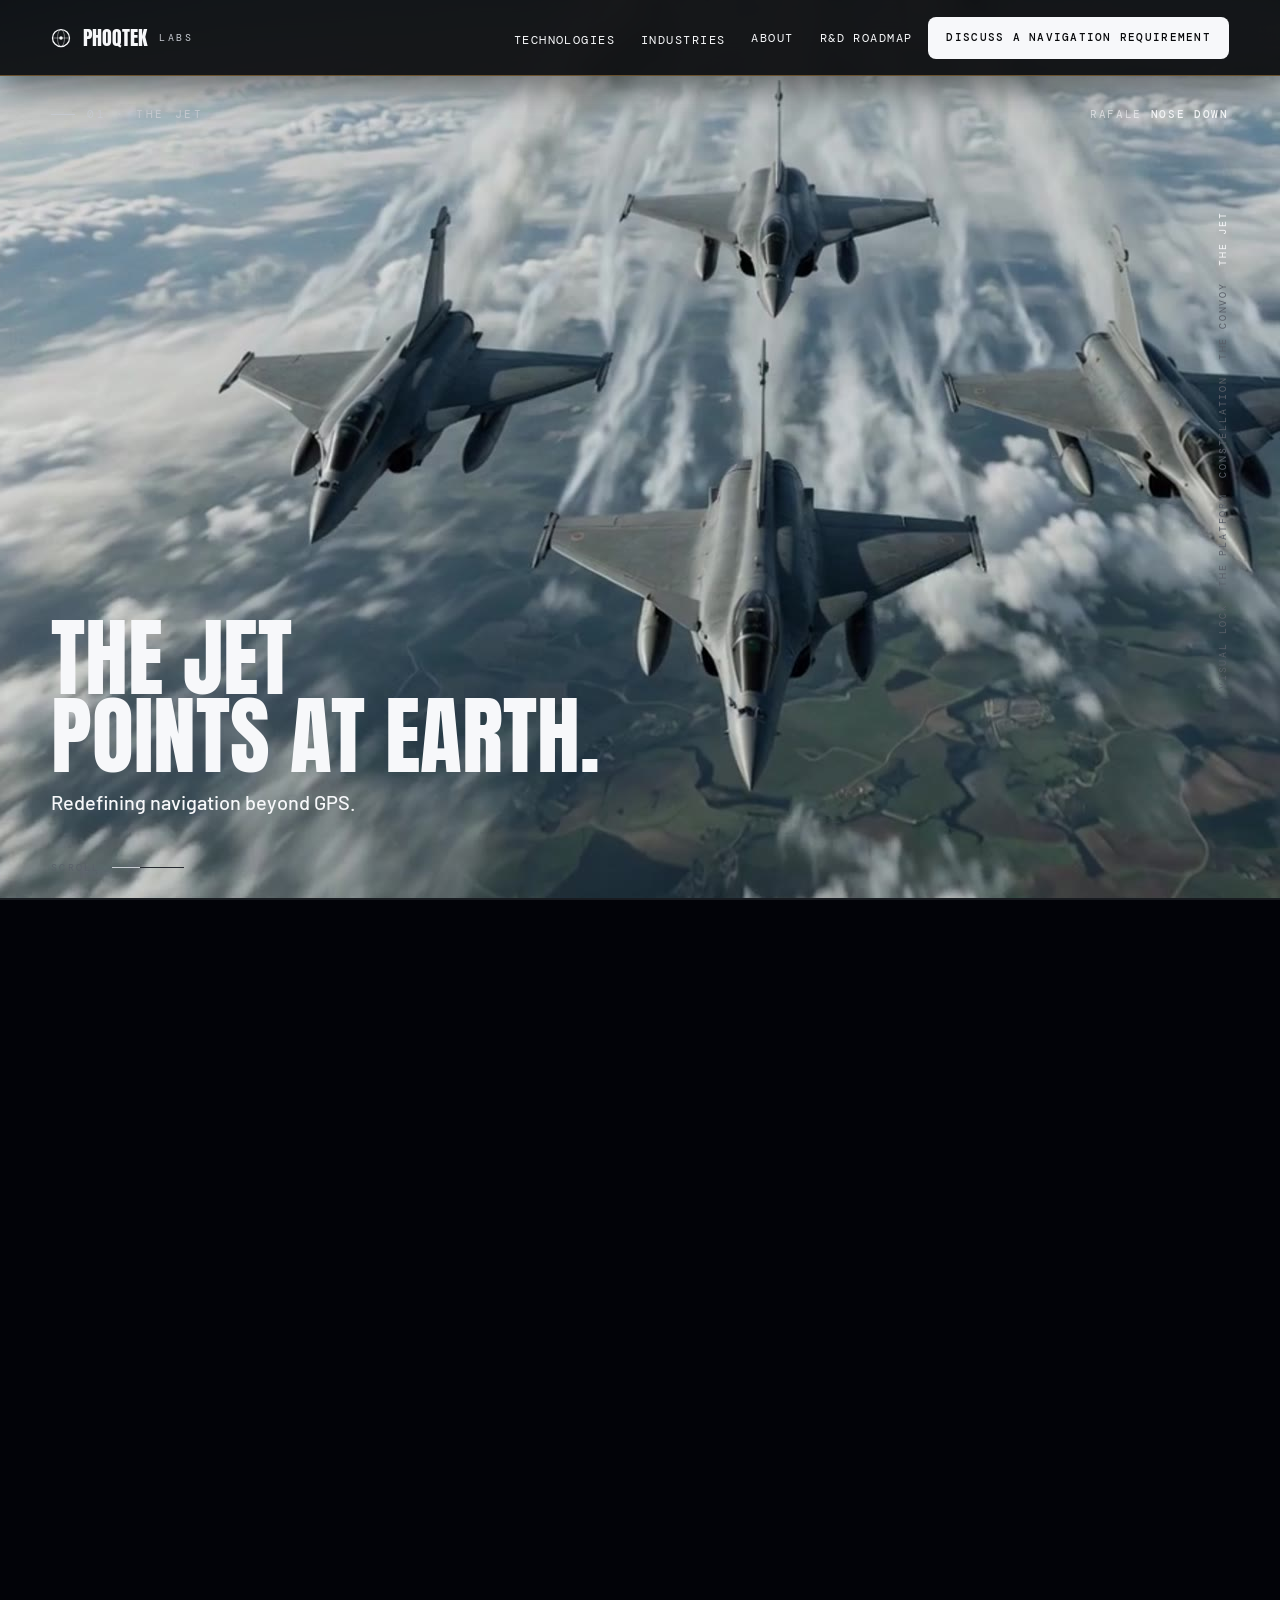
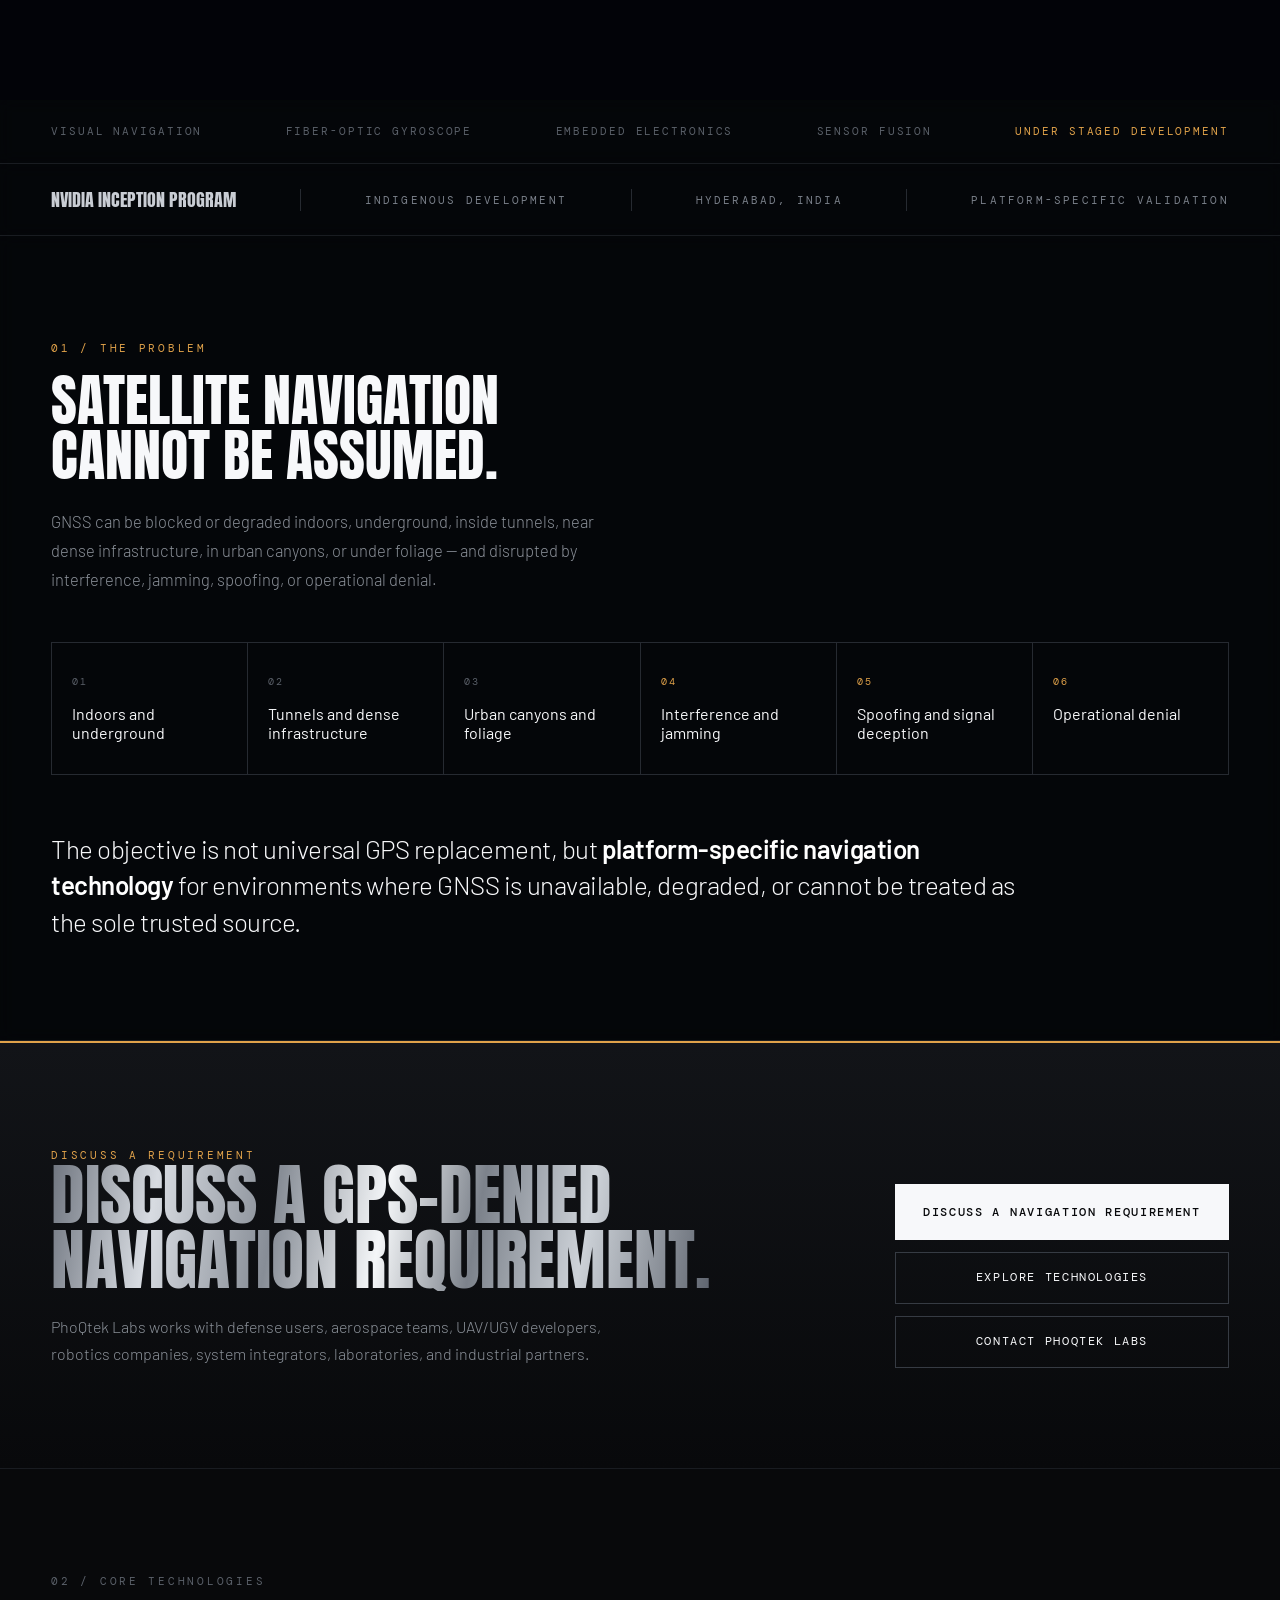
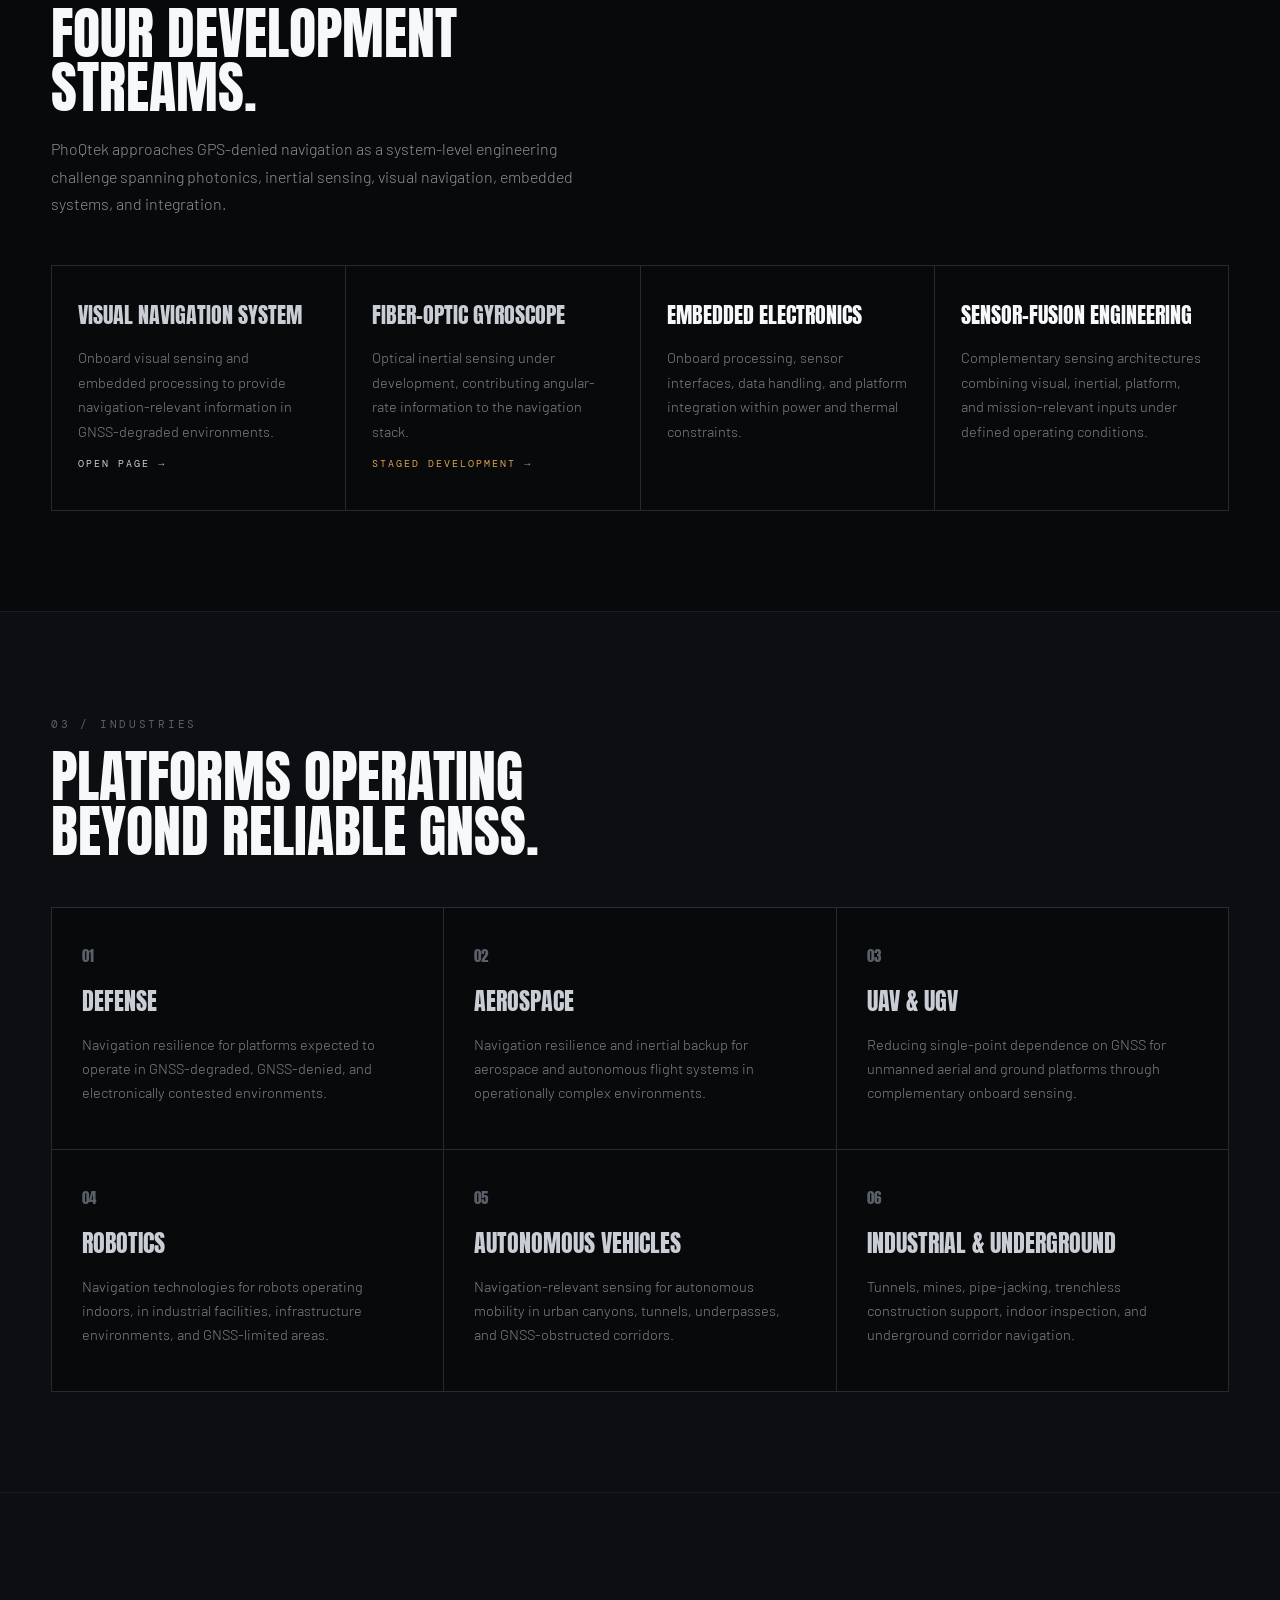
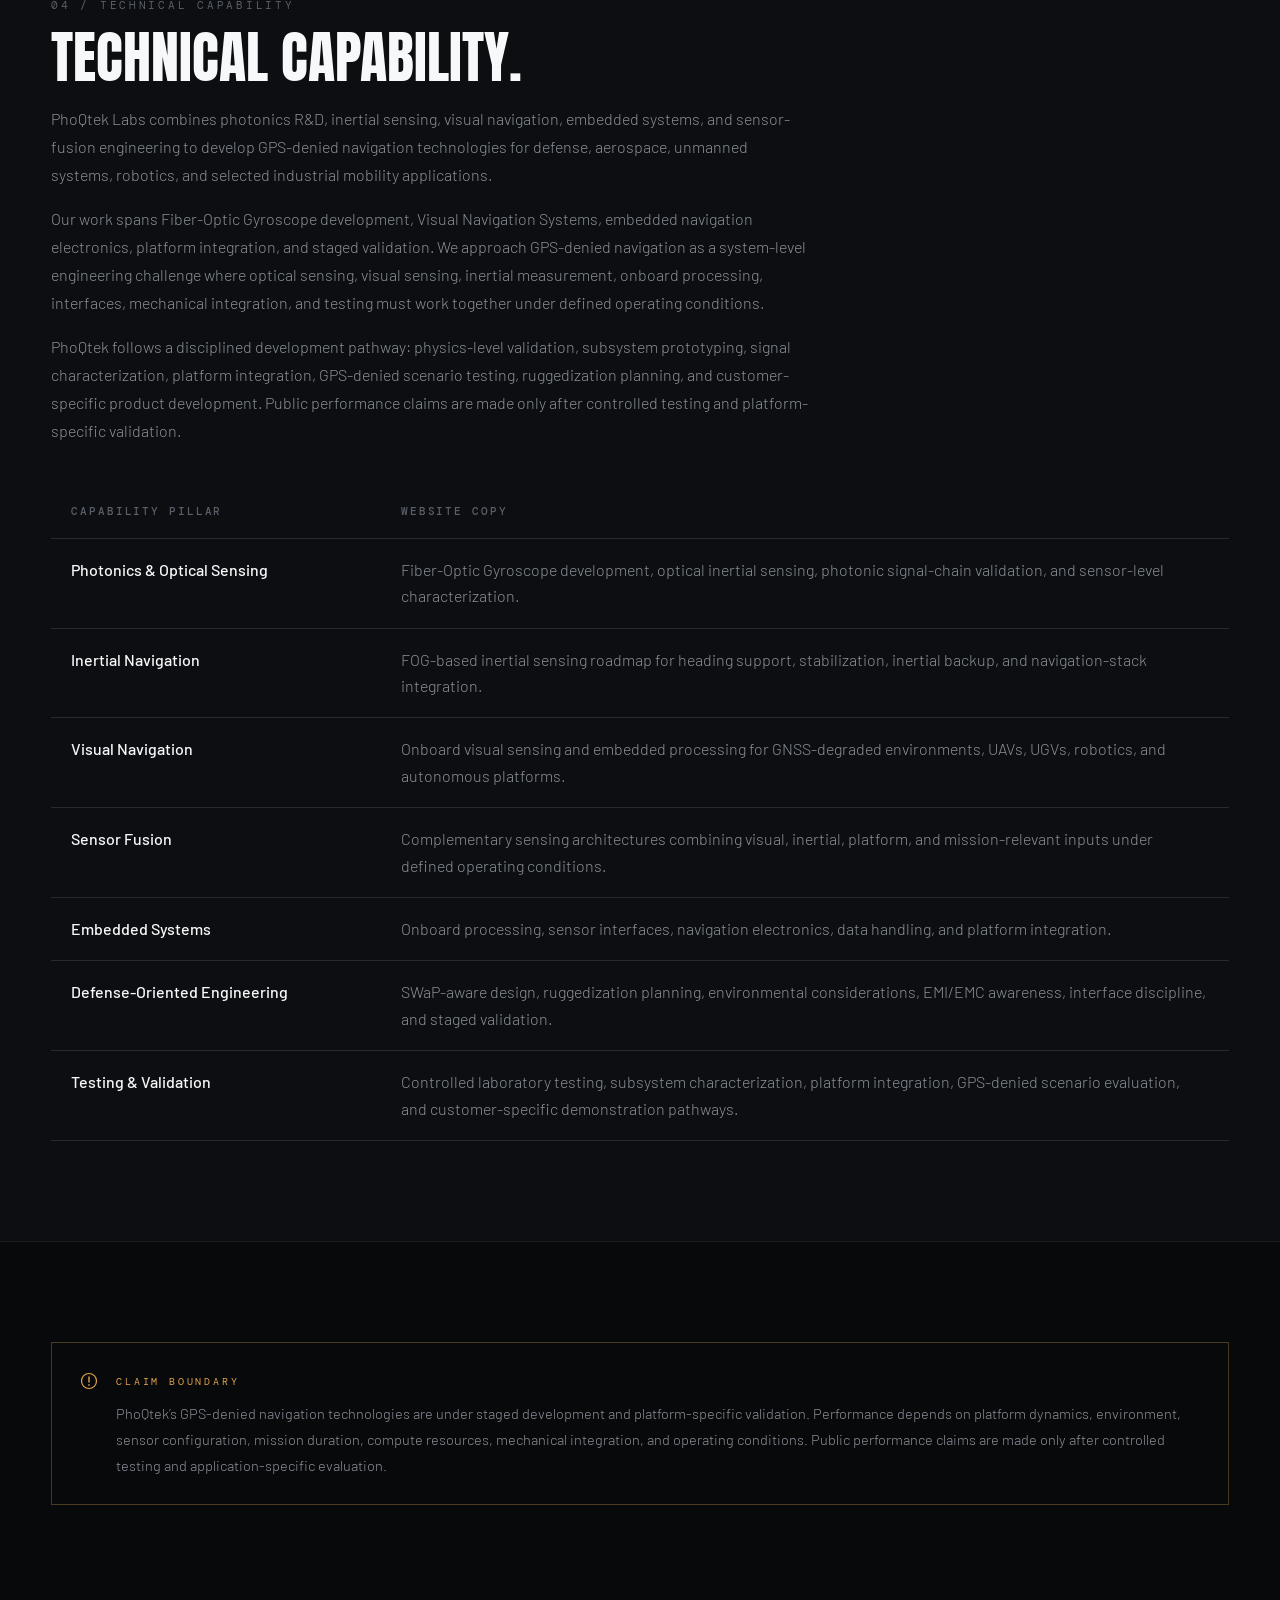
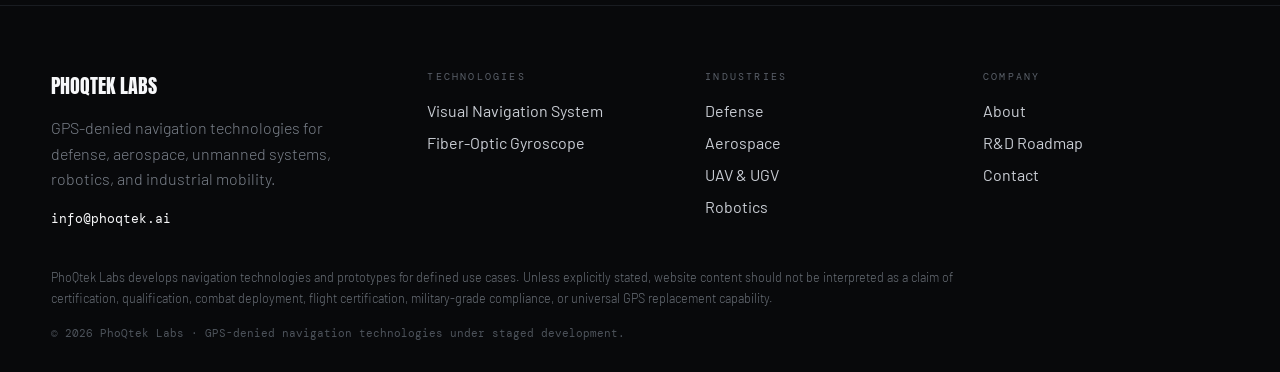
<file: index.html>
<!doctype html>
<html lang="en">
<head>
<meta charset="utf-8">
<meta name="viewport" content="width=device-width, initial-scale=1, viewport-fit=cover">
<title>PhoQtek Labs — GPS-denied navigation</title>
<meta name="description" content="PhoQtek Labs develops GPS-denied navigation technologies for defense, aerospace, unmanned systems, robotics, and industrial mobility.">
<link rel="preconnect" href="https://fonts.googleapis.com">
<link rel="preconnect" href="https://fonts.gstatic.com" crossorigin>
<link href="https://fonts.googleapis.com/css2?family=Anton&family=Barlow:wght@300;400;500;600&family=DM+Mono:wght@400;500&display=swap" rel="stylesheet">
<link rel="stylesheet" href="css/site.css">
<link rel="preload" as="image" href="assets/rafale/frame-001.jpg">
<link rel="preload" as="image" href="assets/gnss/frame-001.jpg">
<link rel="preload" as="image" href="assets/constel/frame-001.jpg">
<link rel="preload" as="image" href="assets/drone/frame-001.jpg">
<link rel="preload" as="image" href="assets/visual/frame-001.jpg">
<script type="importmap">
{
  "imports": {
    "three": "https://cdn.jsdelivr.net/npm/three@0.170.0/build/three.module.js",
    "three/addons/": "https://cdn.jsdelivr.net/npm/three@0.170.0/examples/jsm/"
  }
}
</script>
</head>
<body>
<header id="siteHeader">
  <a class="brand" href="index.html">
    <svg width="20" height="20" viewBox="0 0 24 24" fill="none" aria-hidden="true"><circle cx="12" cy="12" r="10.2" stroke="currentColor" stroke-width="1.5"/><ellipse cx="12" cy="12" rx="4.2" ry="10.2" stroke="currentColor" opacity=".45" stroke-width="1.1"/><path d="M1.8 12h20.4" stroke="currentColor" opacity=".45" stroke-width="1.1"/><circle cx="12" cy="12" r="2.1" fill="currentColor"/></svg>
    <span class="anton" style="font-size:20px;">PhoQtek</span>
    <span class="mono" style="font-size:9.5px; letter-spacing:.26em;">LABS</span>
  </a>
  <nav>
    <div class="fly hide-sm"><span>Technologies</span>
      <div class="fly-menu"><div>
        <a href="technologies/visual-navigation.html">Visual Navigation System</a>
        <a href="technologies/fiber-optic-gyroscope.html">Fiber-Optic Gyroscope</a>
      </div></div>
    </div>
    <div class="fly hide-sm"><span>Industries</span>
      <div class="fly-menu wide"><div>
        <a href="industries/defense.html">Defense</a>
        <a href="industries/aerospace.html">Aerospace</a>
        <a href="industries/uav-ugv.html">UAV &amp; UGV</a>
        <a href="industries/robotics.html">Robotics</a>
        <a href="industries/autonomous-vehicles.html">Autonomous Vehicles</a>
        <a href="industries/industrial-underground.html">Industrial &amp; Underground</a>
      </div></div>
    </div>
    <a href="about.html">About</a>
    <a href="roadmap.html">R&amp;D Roadmap</a>
  </nav>
  <a class="nav-cta" href="contact.html"><span class="full">Discuss a navigation requirement</span><span class="short">Discuss a requirement</span></a>
  <button class="menu-btn" type="button" aria-label="Open menu" aria-controls="mobileNav" aria-expanded="false"><span></span><span></span></button>
</header>

<div class="track" id="track">
  <div class="stage-gl" id="stage">
    <canvas id="gl" class="is-off" aria-hidden="true"></canvas>
    <img id="seqStill" class="seq-still" src="assets/rafale/frame-001.jpg" alt="" aria-hidden="true">
    <canvas id="seqReel" class="seq-reel" aria-hidden="true"></canvas>
    <div class="gl-fallback" id="glFallback" hidden>
      <video autoplay muted loop playsinline poster="assets/cinematic/constellation.jpg"><source src="assets/cinematic/constellation.mp4" type="video/mp4"></video>
    </div>
    <div class="gl-fade" id="glFade"></div>
    <div class="veil grain"></div>
    <div class="hud">
      <div class="hud-top">
        <div class="eyebrow"><i></i><span class="mono" id="hudEye" style="font-size:10.5px; letter-spacing:.26em; text-transform:uppercase; color:var(--silver);">01 · The jet</span></div>
        <div class="status" id="hudStatus">RAFALE <b>NOSE DOWN</b></div>
      </div>
      <div class="copy-stack">
        <div class="copy-card is-on" data-copy="0"><h2 class="anton">The jet<br>points at Earth.</h2><p class="lead">Redefining navigation beyond GPS.</p></div>
        <div class="copy-card" data-copy="1"><h2 class="anton">Noses down.<br>The planet below.</h2><p class="sub">Rafales fall toward the ground. The constellation is not the sole trusted source.</p></div>
        <div class="copy-card" data-copy="2"><h2 class="anton">The platform<br>keeps moving.</h2><p class="sub">Ground vehicles keep moving when GNSS cannot be treated as the sole trusted source.</p></div>
        <div class="copy-card" data-copy="3"><h2 class="anton">The convoy<br>holds the pass.</h2><p class="sub">High terrain. Ice. Fusion keeps a path.</p></div>
        <div class="copy-card" data-copy="4"><h2 class="anton metal-text">Obstructed.<br>Spoofed.<br>Denied.</h2><p class="sub">The constellation is a machine assembling in orbit. It is the first thing to go.</p></div>
        <div class="copy-card" data-copy="5"><h2 class="anton">The sky has<br>gone silent.</h2><p class="sub">Giant arrays hold the orbit. The platform cannot treat them as the sole trusted source.</p></div>
        <div class="copy-card" data-copy="6"><h2 class="anton">The platform<br>keeps flying.</h2><p class="sub">A UAV holds the canyon when GNSS cannot be treated as the sole trusted source.</p></div>
        <div class="copy-card" data-copy="7"><h2 class="anton">Cameras on the<br>airframe.</h2><p class="sub">The camera is the navigator. Visual sensing holds a path in the air.</p></div>
        <div class="copy-card" data-copy="8"><h2 class="anton">The camera is<br>the navigator.</h2><p class="sub">Visual features lock the desert. Ground platforms hold the terrain.</p></div>
        <div class="copy-card" data-copy="9"><h2 class="anton">Visual lock.<br>Terrain understood.</h2><p class="sub">Onboard sensing holds the dunes when the constellation cannot.</p></div>
      </div>
    </div>
    <div class="acts">
      <span data-a="0" class="on">The jet</span>
      <span data-a="1">The convoy</span>
      <span data-a="2">Constellation</span>
      <span data-a="3">The platform</span>
      <span data-a="4">Visual lock</span>
    </div>
    <div class="scroll-cue"><span>Scroll</span><span class="bar"><i></i></span></div>
    <div class="progress"><i data-bar></i></div>
  </div>
  <div class="runway" aria-hidden="true"></div>
  <div class="over-copy">
    <div class="ticker">
      <span>Visual navigation</span><span>Fiber-optic gyroscope</span><span>Embedded electronics</span><span>Sensor fusion</span><span class="warn">Under staged development</span>
    </div>
    <div class="proof">
      <span class="anton" style="font-size:18px; color:var(--silver);">NVIDIA Inception Program</span>
      <span class="div"></span>
      <span class="mono" style="font-size:11px; letter-spacing:.2em; text-transform:uppercase; color:#7A808A;">Indigenous development</span>
      <span class="div"></span>
      <span class="mono" style="font-size:11px; letter-spacing:.2em; text-transform:uppercase; color:#7A808A;">Hyderabad, India</span>
      <span class="div"></span>
      <span class="mono" style="font-size:11px; letter-spacing:.2em; text-transform:uppercase; color:#7A808A;">Platform-specific validation</span>
    </div>
    <section class="block" id="problem">
      <span class="kicker amber">01 / The problem</span>
      <h2 class="anton display">Satellite navigation<br>cannot be assumed.</h2>
      <p style="margin-top:24px; max-width:560px; font-size:16.5px; line-height:1.76; color:var(--body); font-weight:300;">GNSS can be blocked or degraded indoors, underground, inside tunnels, near dense infrastructure, in urban canyons, or under foliage — and disrupted by interference, jamming, spoofing, or operational denial.</p>
      <div class="grid-6" style="margin-top:48px;">
        <div><span class="mono" style="font-size:10px; letter-spacing:.2em; color:var(--meta);">01</span><p style="margin-top:16px; font-size:16px;">Indoors and underground</p></div>
        <div><span class="mono" style="font-size:10px; letter-spacing:.2em; color:var(--meta);">02</span><p style="margin-top:16px; font-size:16px;">Tunnels and dense infrastructure</p></div>
        <div><span class="mono" style="font-size:10px; letter-spacing:.2em; color:var(--meta);">03</span><p style="margin-top:16px; font-size:16px;">Urban canyons and foliage</p></div>
        <div><span class="mono" style="font-size:10px; letter-spacing:.2em; color:var(--amber);">04</span><p style="margin-top:16px; font-size:16px;">Interference and jamming</p></div>
        <div><span class="mono" style="font-size:10px; letter-spacing:.2em; color:var(--amber);">05</span><p style="margin-top:16px; font-size:16px;">Spoofing and signal deception</p></div>
        <div><span class="mono" style="font-size:10px; letter-spacing:.2em; color:var(--amber);">06</span><p style="margin-top:16px; font-size:16px;">Operational denial</p></div>
      </div>
      <p style="margin-top:56px; max-width:980px; font-size:26px; line-height:1.4; font-weight:300; letter-spacing:-.018em;">The objective is not universal GPS replacement, but <b style="font-weight:600; color:#fff;">platform-specific navigation technology</b> for environments where GNSS is unavailable, degraded, or cannot be treated as the sole trusted source.</p>
    </section>
  </div>
</div>

<section class="block cta-band" id="contact">
  <div class="cta-row">
    <div>
      <span class="kicker amber">Discuss a requirement</span>
      <h2 class="anton metal-text cta-title">Discuss a GPS-denied<br>navigation requirement.</h2>
      <p style="margin-top:22px; max-width:560px; color:var(--body); font-weight:300; line-height:1.7;">PhoQtek Labs works with defense users, aerospace teams, UAV/UGV developers, robotics companies, system integrators, laboratories, and industrial partners.</p>
    </div>
    <div style="display:flex; flex-direction:column; gap:12px;">
      <a class="btn-solid" href="contact.html">Discuss a navigation requirement</a>
      <a class="btn-line" href="#technologies">Explore technologies</a>
      <a class="btn-line" href="contact.html">Contact PhoQtek Labs</a>
    </div>
  </div>
</section>

<section class="block" id="technologies">
  <span class="kicker">02 / Core technologies</span>
  <h2 class="anton display">Four development<br>streams.</h2>
  <p style="margin-top:20px; max-width:560px; color:var(--body); font-weight:300; line-height:1.7;">PhoQtek approaches GPS-denied navigation as a system-level engineering challenge spanning photonics, inertial sensing, visual navigation, embedded systems, and integration.</p>
  <div class="grid-4" style="margin-top:48px;">
    <a href="technologies/visual-navigation.html">
      <h3 class="anton" style="font-size:22px;">Visual Navigation System</h3>
      <p style="font-size:14.5px; line-height:1.7; color:#7A808A; font-weight:300;">Onboard visual sensing and embedded processing to provide navigation-relevant information in GNSS-degraded environments.</p>
      <span class="mono" style="font-size:10px; letter-spacing:.2em; text-transform:uppercase;">Open page →</span>
    </a>
    <a href="technologies/fiber-optic-gyroscope.html">
      <h3 class="anton" style="font-size:22px;">Fiber-Optic Gyroscope</h3>
      <p style="font-size:14.5px; line-height:1.7; color:#7A808A; font-weight:300;">Optical inertial sensing under development, contributing angular-rate information to the navigation stack.</p>
      <span class="mono" style="font-size:10px; letter-spacing:.2em; text-transform:uppercase; color:var(--amber);">Staged development →</span>
    </a>
    <div>
      <h3 class="anton" style="font-size:22px;">Embedded Electronics</h3>
      <p style="font-size:14.5px; line-height:1.7; color:#7A808A; font-weight:300;">Onboard processing, sensor interfaces, data handling, and platform integration within power and thermal constraints.</p>
    </div>
    <div>
      <h3 class="anton" style="font-size:22px;">Sensor-Fusion Engineering</h3>
      <p style="font-size:14.5px; line-height:1.7; color:#7A808A; font-weight:300;">Complementary sensing architectures combining visual, inertial, platform, and mission-relevant inputs under defined operating conditions.</p>
    </div>
  </div>
</section>

<section class="block" id="industries" style="background:var(--band);">
  <span class="kicker">03 / Industries</span>
  <h2 class="anton display">Platforms operating<br>beyond reliable GNSS.</h2>
  <div class="grid-3" style="margin-top:48px;">
    <a href="industries/defense.html" style="display:block;"><span class="anton" style="font-size:15px; color:var(--meta);">01</span><h3 class="anton" style="margin-top:16px; font-size:24px;">Defense</h3><p style="margin-top:14px; font-size:14.5px; line-height:1.65; color:#7A808A; font-weight:300;">Navigation resilience for platforms expected to operate in GNSS-degraded, GNSS-denied, and electronically contested environments.</p></a>
    <a href="industries/aerospace.html" style="display:block;"><span class="anton" style="font-size:15px; color:var(--meta);">02</span><h3 class="anton" style="margin-top:16px; font-size:24px;">Aerospace</h3><p style="margin-top:14px; font-size:14.5px; line-height:1.65; color:#7A808A; font-weight:300;">Navigation resilience and inertial backup for aerospace and autonomous flight systems in operationally complex environments.</p></a>
    <a href="industries/uav-ugv.html" style="display:block;"><span class="anton" style="font-size:15px; color:var(--meta);">03</span><h3 class="anton" style="margin-top:16px; font-size:24px;">UAV &amp; UGV</h3><p style="margin-top:14px; font-size:14.5px; line-height:1.65; color:#7A808A; font-weight:300;">Reducing single-point dependence on GNSS for unmanned aerial and ground platforms through complementary onboard sensing.</p></a>
    <a href="industries/robotics.html" style="display:block;"><span class="anton" style="font-size:15px; color:var(--meta);">04</span><h3 class="anton" style="margin-top:16px; font-size:24px;">Robotics</h3><p style="margin-top:14px; font-size:14.5px; line-height:1.65; color:#7A808A; font-weight:300;">Navigation technologies for robots operating indoors, in industrial facilities, infrastructure environments, and GNSS-limited areas.</p></a>
    <a href="industries/autonomous-vehicles.html" style="display:block;"><span class="anton" style="font-size:15px; color:var(--meta);">05</span><h3 class="anton" style="margin-top:16px; font-size:24px;">Autonomous Vehicles</h3><p style="margin-top:14px; font-size:14.5px; line-height:1.65; color:#7A808A; font-weight:300;">Navigation-relevant sensing for autonomous mobility in urban canyons, tunnels, underpasses, and GNSS-obstructed corridors.</p></a>
    <a href="industries/industrial-underground.html" style="display:block;"><span class="anton" style="font-size:15px; color:var(--meta);">06</span><h3 class="anton" style="margin-top:16px; font-size:24px;">Industrial &amp; Underground</h3><p style="margin-top:14px; font-size:14.5px; line-height:1.65; color:#7A808A; font-weight:300;">Tunnels, mines, pipe-jacking, trenchless construction support, indoor inspection, and underground corridor navigation.</p></a>
  </div>
</section>

<section class="block" id="capability" style="background:var(--band);">
  <span class="kicker">04 / Technical capability</span>
  <h2 class="anton display">Technical capability.</h2>
  <p style="margin-top:20px; max-width:760px; color:var(--body); font-weight:300; line-height:1.75;">PhoQtek Labs combines photonics R&amp;D, inertial sensing, visual navigation, embedded systems, and sensor-fusion engineering to develop GPS-denied navigation technologies for defense, aerospace, unmanned systems, robotics, and selected industrial mobility applications.</p>
  <p style="margin-top:16px; max-width:760px; color:var(--body); font-weight:300; line-height:1.75;">Our work spans Fiber-Optic Gyroscope development, Visual Navigation Systems, embedded navigation electronics, platform integration, and staged validation. We approach GPS-denied navigation as a system-level engineering challenge where optical sensing, visual sensing, inertial measurement, onboard processing, interfaces, mechanical integration, and testing must work together under defined operating conditions.</p>
  <p style="margin-top:16px; max-width:760px; color:var(--body); font-weight:300; line-height:1.75;">PhoQtek follows a disciplined development pathway: physics-level validation, subsystem prototyping, signal characterization, platform integration, GPS-denied scenario testing, ruggedization planning, and customer-specific product development. Public performance claims are made only after controlled testing and platform-specific validation.</p>
  <table class="cap-table">
    <thead><tr><th>Capability pillar</th><th>Website copy</th></tr></thead>
    <tbody>
      <tr><td>Photonics &amp; Optical Sensing</td><td>Fiber-Optic Gyroscope development, optical inertial sensing, photonic signal-chain validation, and sensor-level characterization.</td></tr>
      <tr><td>Inertial Navigation</td><td>FOG-based inertial sensing roadmap for heading support, stabilization, inertial backup, and navigation-stack integration.</td></tr>
      <tr><td>Visual Navigation</td><td>Onboard visual sensing and embedded processing for GNSS-degraded environments, UAVs, UGVs, robotics, and autonomous platforms.</td></tr>
      <tr><td>Sensor Fusion</td><td>Complementary sensing architectures combining visual, inertial, platform, and mission-relevant inputs under defined operating conditions.</td></tr>
      <tr><td>Embedded Systems</td><td>Onboard processing, sensor interfaces, navigation electronics, data handling, and platform integration.</td></tr>
      <tr><td>Defense-Oriented Engineering</td><td>SWaP-aware design, ruggedization planning, environmental considerations, EMI/EMC awareness, interface discipline, and staged validation.</td></tr>
      <tr><td>Testing &amp; Validation</td><td>Controlled laboratory testing, subsystem characterization, platform integration, GPS-denied scenario evaluation, and customer-specific demonstration pathways.</td></tr>
    </tbody>
  </table>
</section>

<section class="block">
  <div class="claim">
    <svg width="18" height="18" viewBox="0 0 18 18" fill="none" aria-hidden="true" style="flex-shrink:0; margin-top:3px;"><circle cx="9" cy="9" r="7.5" stroke="#E0A24A" stroke-width="1.2"/><path d="M9 5v5M9 12.6v.6" stroke="#E0A24A" stroke-width="1.4" stroke-linecap="round"/></svg>
    <div>
      <span class="mono" style="font-size:10px; letter-spacing:.28em; text-transform:uppercase; color:var(--amber);">Claim boundary</span>
      <p style="margin-top:12px; font-size:14.5px; line-height:1.8; color:var(--body); font-weight:300;">PhoQtek’s GPS-denied navigation technologies are under staged development and platform-specific validation. Performance depends on platform dynamics, environment, sensor configuration, mission duration, compute resources, mechanical integration, and operating conditions. Public performance claims are made only after controlled testing and application-specific evaluation.</p>
    </div>
  </div>
</section>

<footer>
  <div class="foot-grid">
    <div>
      <p class="anton" style="font-size:20px;">PhoQtek Labs</p>
      <p style="margin-top:14px; color:#7A808A; max-width:320px; font-weight:300; line-height:1.6;">GPS-denied navigation technologies for defense, aerospace, unmanned systems, robotics, and industrial mobility.</p>
      <p class="mono" style="margin-top:18px; font-size:13px;">info@phoqtek.ai</p>
    </div>
    <div>
      <p class="mono" style="font-size:10px; letter-spacing:.22em; text-transform:uppercase; color:var(--meta);">Technologies</p>
      <p style="margin-top:12px; line-height:2;"><a href="technologies/visual-navigation.html">Visual Navigation System</a><br><a href="technologies/fiber-optic-gyroscope.html">Fiber-Optic Gyroscope</a></p>
    </div>
    <div>
      <p class="mono" style="font-size:10px; letter-spacing:.22em; text-transform:uppercase; color:var(--meta);">Industries</p>
      <p style="margin-top:12px; line-height:2;"><a href="industries/defense.html">Defense</a><br><a href="industries/aerospace.html">Aerospace</a><br><a href="industries/uav-ugv.html">UAV &amp; UGV</a><br><a href="industries/robotics.html">Robotics</a></p>
    </div>
    <div>
      <p class="mono" style="font-size:10px; letter-spacing:.22em; text-transform:uppercase; color:var(--meta);">Company</p>
      <p style="margin-top:12px; line-height:2;"><a href="about.html">About</a><br><a href="roadmap.html">R&amp;D Roadmap</a><br><a href="contact.html">Contact</a></p>
    </div>
  </div>
  <p class="foot-claim">PhoQtek Labs develops navigation technologies and prototypes for defined use cases. Unless explicitly stated, website content should not be interpreted as a claim of certification, qualification, combat deployment, flight certification, military-grade compliance, or universal GPS replacement capability.</p>
  <p class="mono foot-copy">© 2026 PhoQtek Labs · GPS-denied navigation technologies under staged development.</p>
</footer>
<script src="js/site.js"></script>
</body>
</html>
</file>
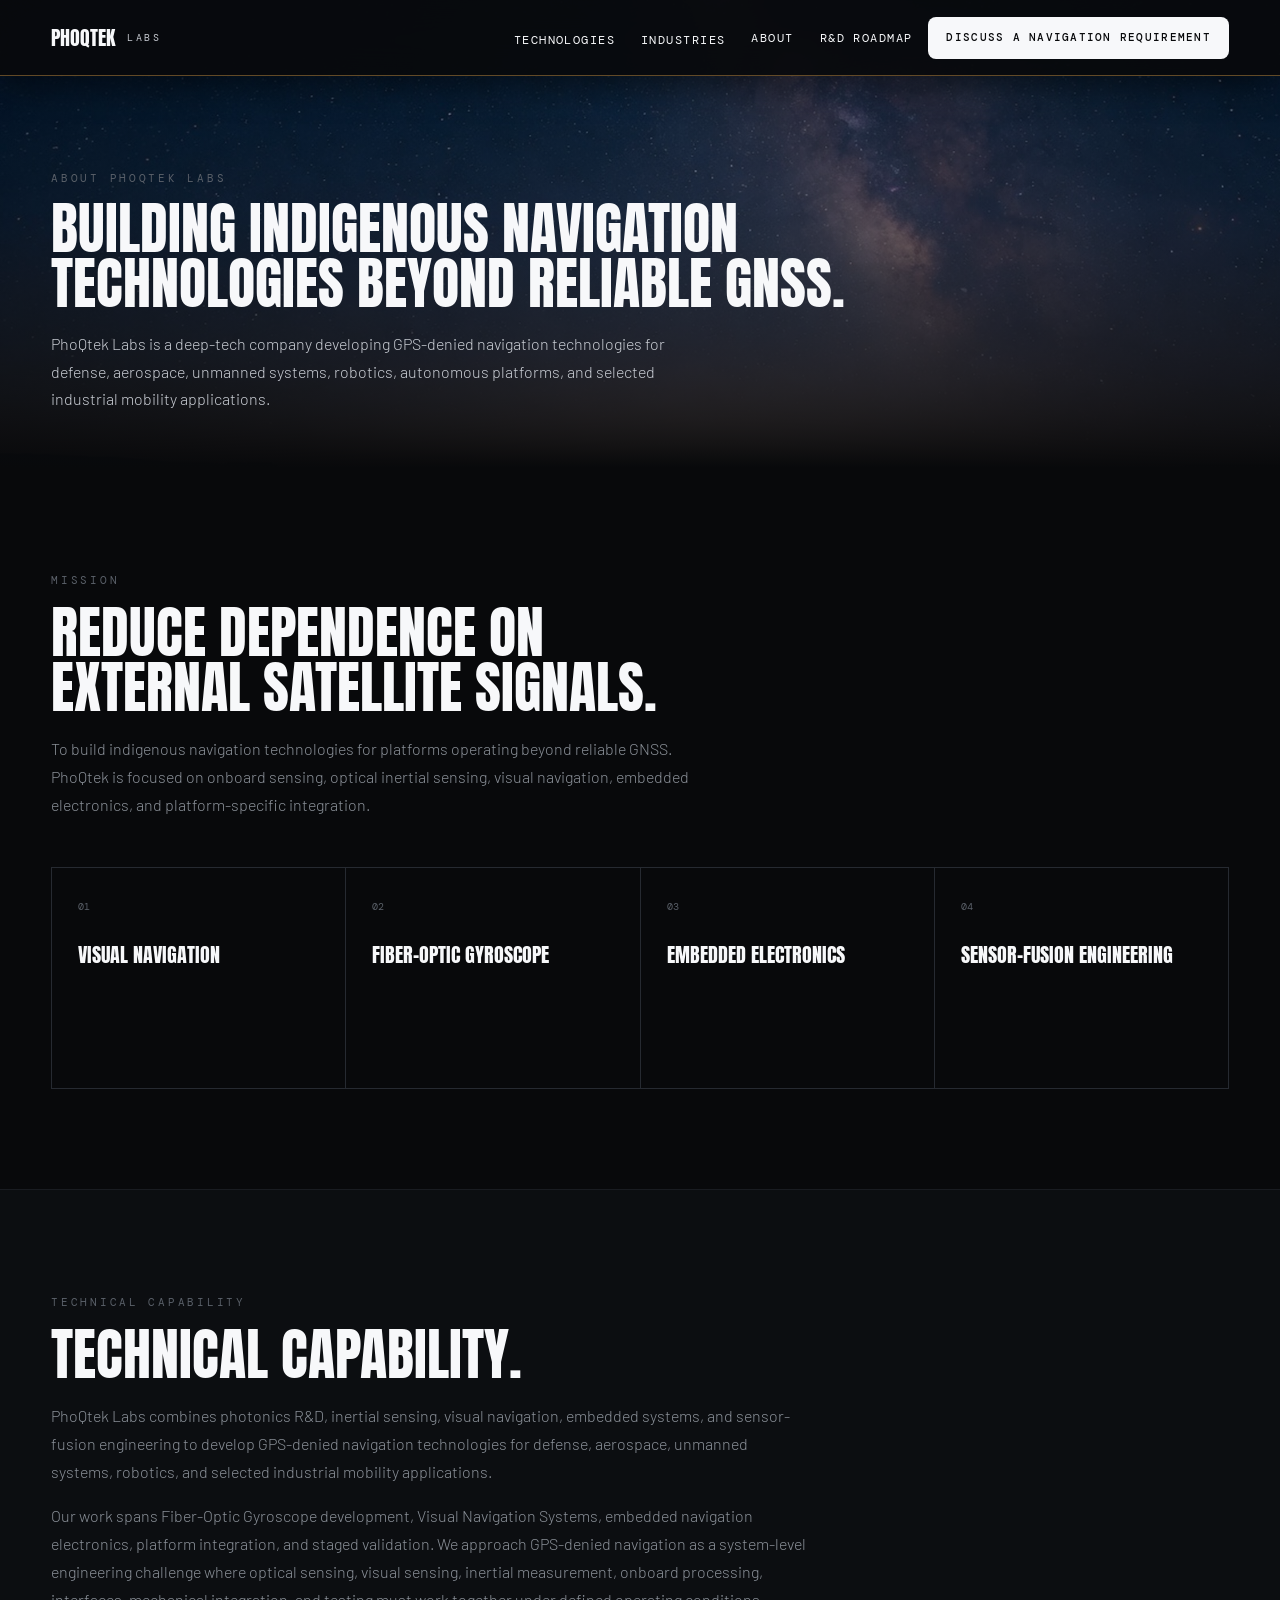
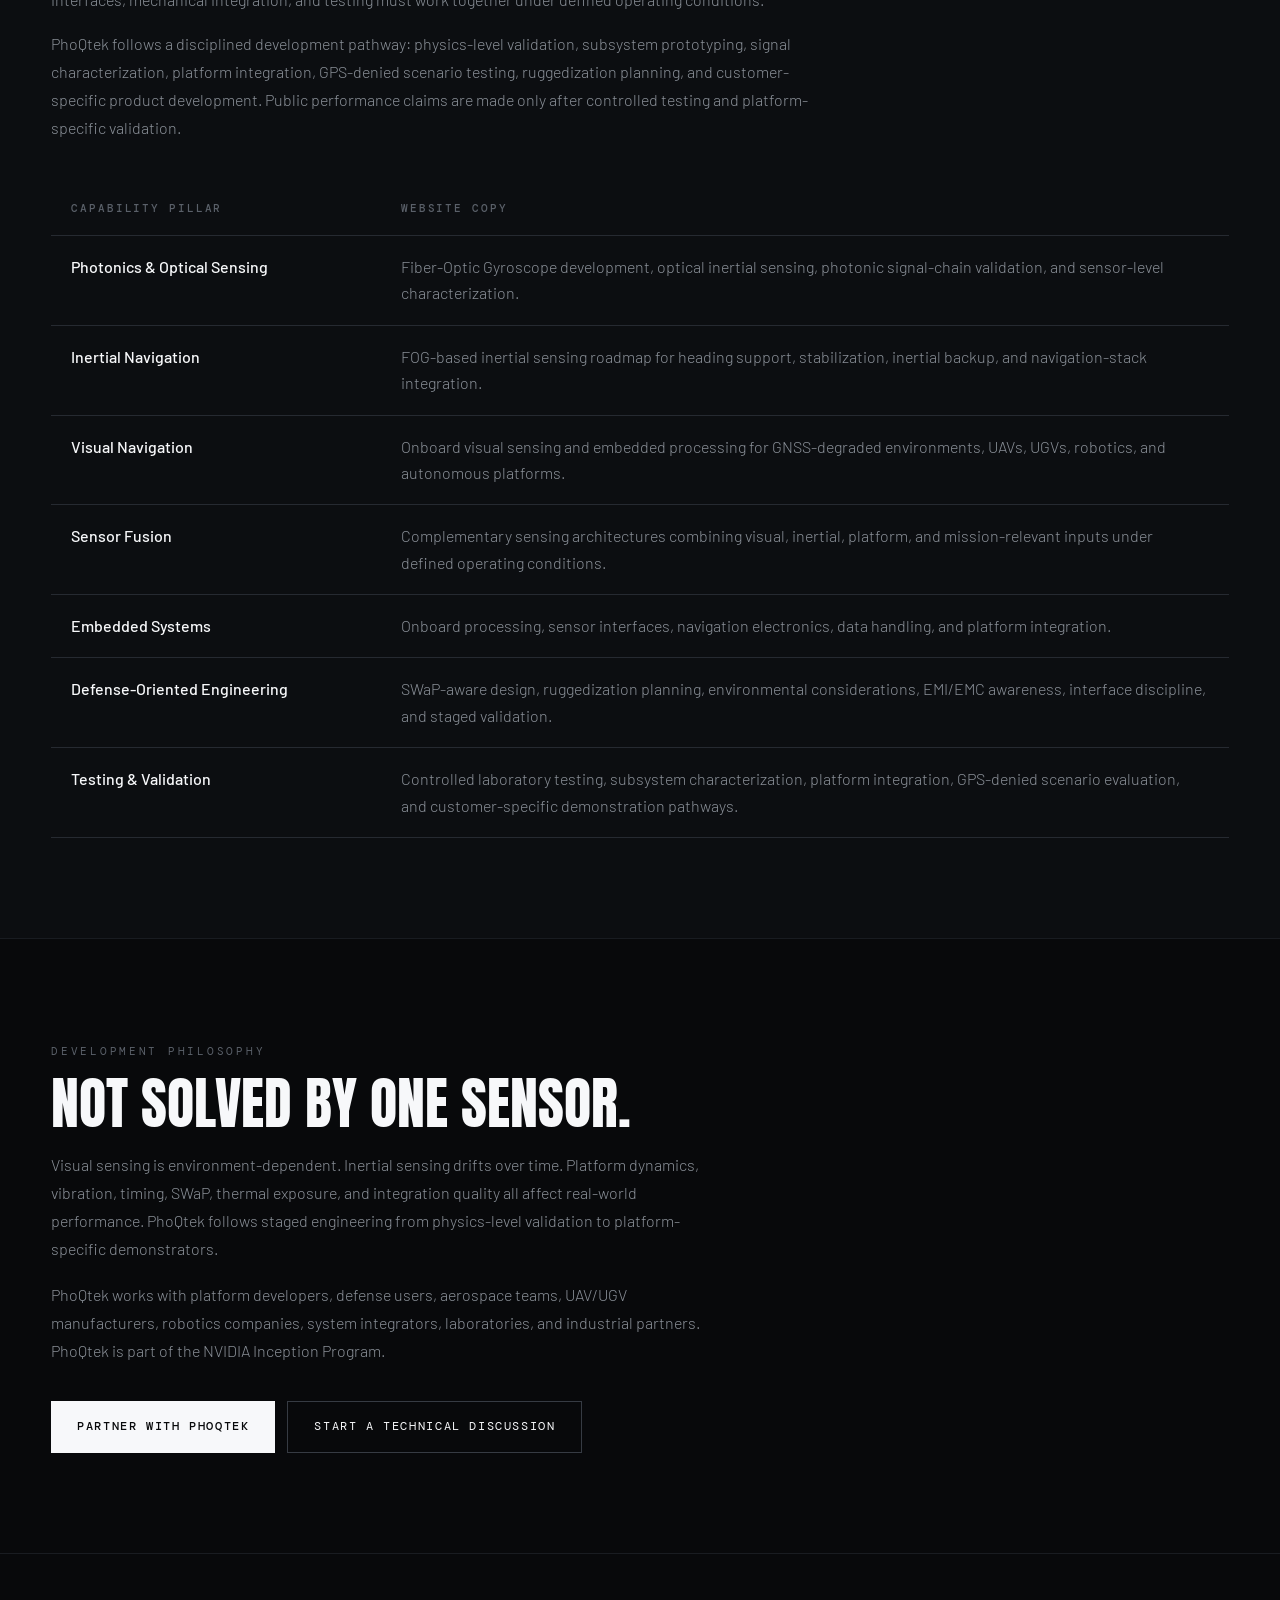
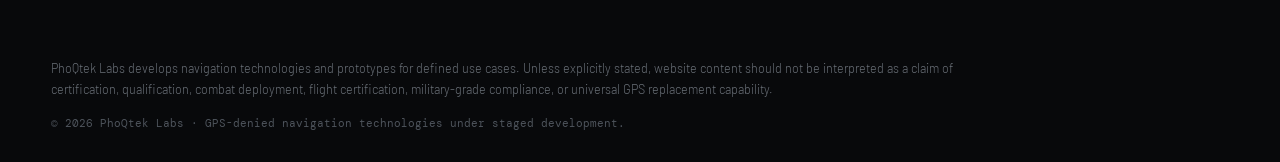
<file: about.html>
<!doctype html>
<html lang="en">
<head>
<meta charset="utf-8">
<meta name="viewport" content="width=device-width, initial-scale=1, viewport-fit=cover">
<title>About — PhoQtek Labs</title>
<link rel="preconnect" href="https://fonts.googleapis.com">
<link rel="preconnect" href="https://fonts.gstatic.com" crossorigin>
<link href="https://fonts.googleapis.com/css2?family=Anton&family=Barlow:wght@300;400;500;600&family=DM+Mono:wght@400;500&display=swap" rel="stylesheet">
<link rel="stylesheet" href="css/site.css">
</head>
<body>
<header id="siteHeader">
  <a class="brand" href="index.html"><span class="anton" style="font-size:20px;">PhoQtek</span><span class="mono" style="font-size:9.5px; letter-spacing:.26em;">LABS</span></a>
  <nav>
    <div class="fly hide-sm"><span>Technologies</span>
      <div class="fly-menu"><div>
        <a href="technologies/visual-navigation.html">Visual Navigation System</a>
        <a href="technologies/fiber-optic-gyroscope.html">Fiber-Optic Gyroscope</a>
      </div></div>
    </div>
    <div class="fly hide-sm"><span>Industries</span>
      <div class="fly-menu wide"><div>
        <a href="industries/defense.html">Defense</a>
        <a href="industries/aerospace.html">Aerospace</a>
        <a href="industries/uav-ugv.html">UAV &amp; UGV</a>
        <a href="industries/robotics.html">Robotics</a>
        <a href="industries/autonomous-vehicles.html">Autonomous Vehicles</a>
        <a href="industries/industrial-underground.html">Industrial &amp; Underground</a>
      </div></div>
    </div>
    <a href="about.html">About</a>
    <a href="roadmap.html">R&amp;D Roadmap</a>
  </nav>
  <a class="nav-cta" href="contact.html"><span class="full">Discuss a navigation requirement</span><span class="short">Discuss a requirement</span></a>
  <button class="menu-btn" type="button" aria-label="Open menu" aria-controls="mobileNav" aria-expanded="false"><span></span><span></span></button>
</header>

<section class="page-hero">
  <img src="assets/hero-sky.jpg" alt="">
  <div class="shade"></div>
  <div class="copy">
    <p class="kicker">About PhoQtek Labs</p>
    <h1 class="anton display" style="margin-top:16px;">Building indigenous navigation<br>technologies beyond reliable GNSS.</h1>
    <p class="sub" style="margin-top:20px; max-width:640px; color:#C9CDD4; font-weight:300; line-height:1.7;">PhoQtek Labs is a deep-tech company developing GPS-denied navigation technologies for defense, aerospace, unmanned systems, robotics, autonomous platforms, and selected industrial mobility applications.</p>
  </div>
</section>
<section class="block">
  <span class="kicker">Mission</span>
  <h2 class="anton display">Reduce dependence on<br>external satellite signals.</h2>
  <p style="margin-top:20px; max-width:640px; color:var(--body); font-weight:300; line-height:1.75;">To build indigenous navigation technologies for platforms operating beyond reliable GNSS. PhoQtek is focused on onboard sensing, optical inertial sensing, visual navigation, embedded electronics, and platform-specific integration.</p>
  <div class="grid-4" style="margin-top:48px;">
    <div><span class="mono" style="font-size:10px; color:var(--meta);">01</span><h3 class="anton" style="margin-top:12px; font-size:20px;">Visual navigation</h3></div>
    <div><span class="mono" style="font-size:10px; color:var(--meta);">02</span><h3 class="anton" style="margin-top:12px; font-size:20px;">Fiber-Optic Gyroscope</h3></div>
    <div><span class="mono" style="font-size:10px; color:var(--meta);">03</span><h3 class="anton" style="margin-top:12px; font-size:20px;">Embedded electronics</h3></div>
    <div><span class="mono" style="font-size:10px; color:var(--meta);">04</span><h3 class="anton" style="margin-top:12px; font-size:20px;">Sensor-fusion engineering</h3></div>
  </div>
</section>
<section class="block" id="capability" style="background:var(--band);">
  <span class="kicker">Technical capability</span>
  <h2 class="anton display">Technical capability.</h2>
  <p style="margin-top:20px; max-width:760px; color:var(--body); font-weight:300; line-height:1.75;">PhoQtek Labs combines photonics R&amp;D, inertial sensing, visual navigation, embedded systems, and sensor-fusion engineering to develop GPS-denied navigation technologies for defense, aerospace, unmanned systems, robotics, and selected industrial mobility applications.</p>
  <p style="margin-top:16px; max-width:760px; color:var(--body); font-weight:300; line-height:1.75;">Our work spans Fiber-Optic Gyroscope development, Visual Navigation Systems, embedded navigation electronics, platform integration, and staged validation. We approach GPS-denied navigation as a system-level engineering challenge where optical sensing, visual sensing, inertial measurement, onboard processing, interfaces, mechanical integration, and testing must work together under defined operating conditions.</p>
  <p style="margin-top:16px; max-width:760px; color:var(--body); font-weight:300; line-height:1.75;">PhoQtek follows a disciplined development pathway: physics-level validation, subsystem prototyping, signal characterization, platform integration, GPS-denied scenario testing, ruggedization planning, and customer-specific product development. Public performance claims are made only after controlled testing and platform-specific validation.</p>
  <table class="cap-table">
    <thead><tr><th>Capability pillar</th><th>Website copy</th></tr></thead>
    <tbody>
      <tr><td>Photonics &amp; Optical Sensing</td><td>Fiber-Optic Gyroscope development, optical inertial sensing, photonic signal-chain validation, and sensor-level characterization.</td></tr>
      <tr><td>Inertial Navigation</td><td>FOG-based inertial sensing roadmap for heading support, stabilization, inertial backup, and navigation-stack integration.</td></tr>
      <tr><td>Visual Navigation</td><td>Onboard visual sensing and embedded processing for GNSS-degraded environments, UAVs, UGVs, robotics, and autonomous platforms.</td></tr>
      <tr><td>Sensor Fusion</td><td>Complementary sensing architectures combining visual, inertial, platform, and mission-relevant inputs under defined operating conditions.</td></tr>
      <tr><td>Embedded Systems</td><td>Onboard processing, sensor interfaces, navigation electronics, data handling, and platform integration.</td></tr>
      <tr><td>Defense-Oriented Engineering</td><td>SWaP-aware design, ruggedization planning, environmental considerations, EMI/EMC awareness, interface discipline, and staged validation.</td></tr>
      <tr><td>Testing &amp; Validation</td><td>Controlled laboratory testing, subsystem characterization, platform integration, GPS-denied scenario evaluation, and customer-specific demonstration pathways.</td></tr>
    </tbody>
  </table>
</section>
<section class="block">
  <span class="kicker">Development philosophy</span>
  <h2 class="anton display">Not solved by one sensor.</h2>
  <p style="margin-top:20px; max-width:680px; color:var(--body); font-weight:300; line-height:1.75;">Visual sensing is environment-dependent. Inertial sensing drifts over time. Platform dynamics, vibration, timing, SWaP, thermal exposure, and integration quality all affect real-world performance. PhoQtek follows staged engineering from physics-level validation to platform-specific demonstrators.</p>
  <p style="margin-top:18px; max-width:680px; color:var(--body); font-weight:300; line-height:1.75;">PhoQtek works with platform developers, defense users, aerospace teams, UAV/UGV manufacturers, robotics companies, system integrators, laboratories, and industrial partners. PhoQtek is part of the NVIDIA Inception Program.</p>
  <div style="margin-top:36px; display:flex; gap:12px; flex-wrap:wrap;">
    <a class="btn-solid" href="contact.html">Partner with PhoQtek</a>
    <a class="btn-line" href="contact.html">Start a technical discussion</a>
  </div>
</section>
<footer>
  <p class="foot-claim">PhoQtek Labs develops navigation technologies and prototypes for defined use cases. Unless explicitly stated, website content should not be interpreted as a claim of certification, qualification, combat deployment, flight certification, military-grade compliance, or universal GPS replacement capability.</p>
  <p class="mono foot-copy">© 2026 PhoQtek Labs · GPS-denied navigation technologies under staged development.</p>
</footer>
<script src="js/site.js"></script>
</body>
</html>
</file>
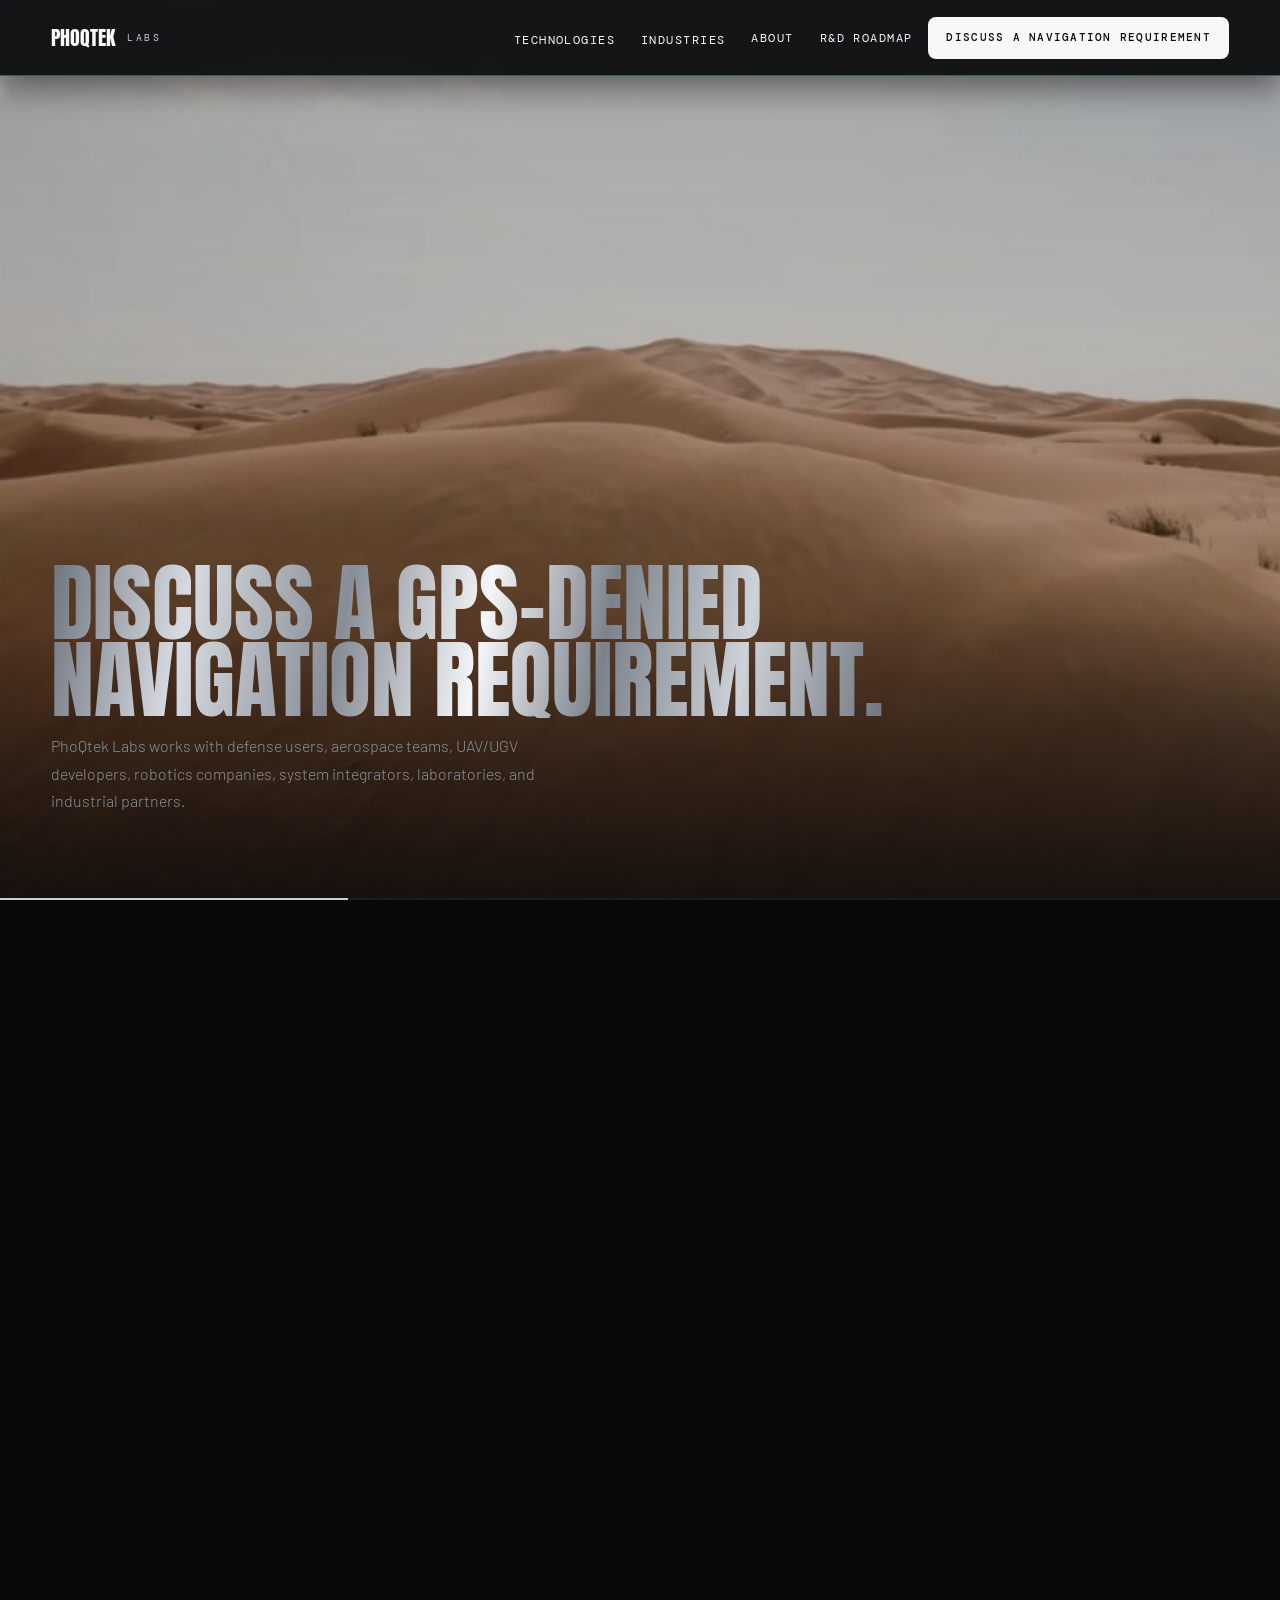
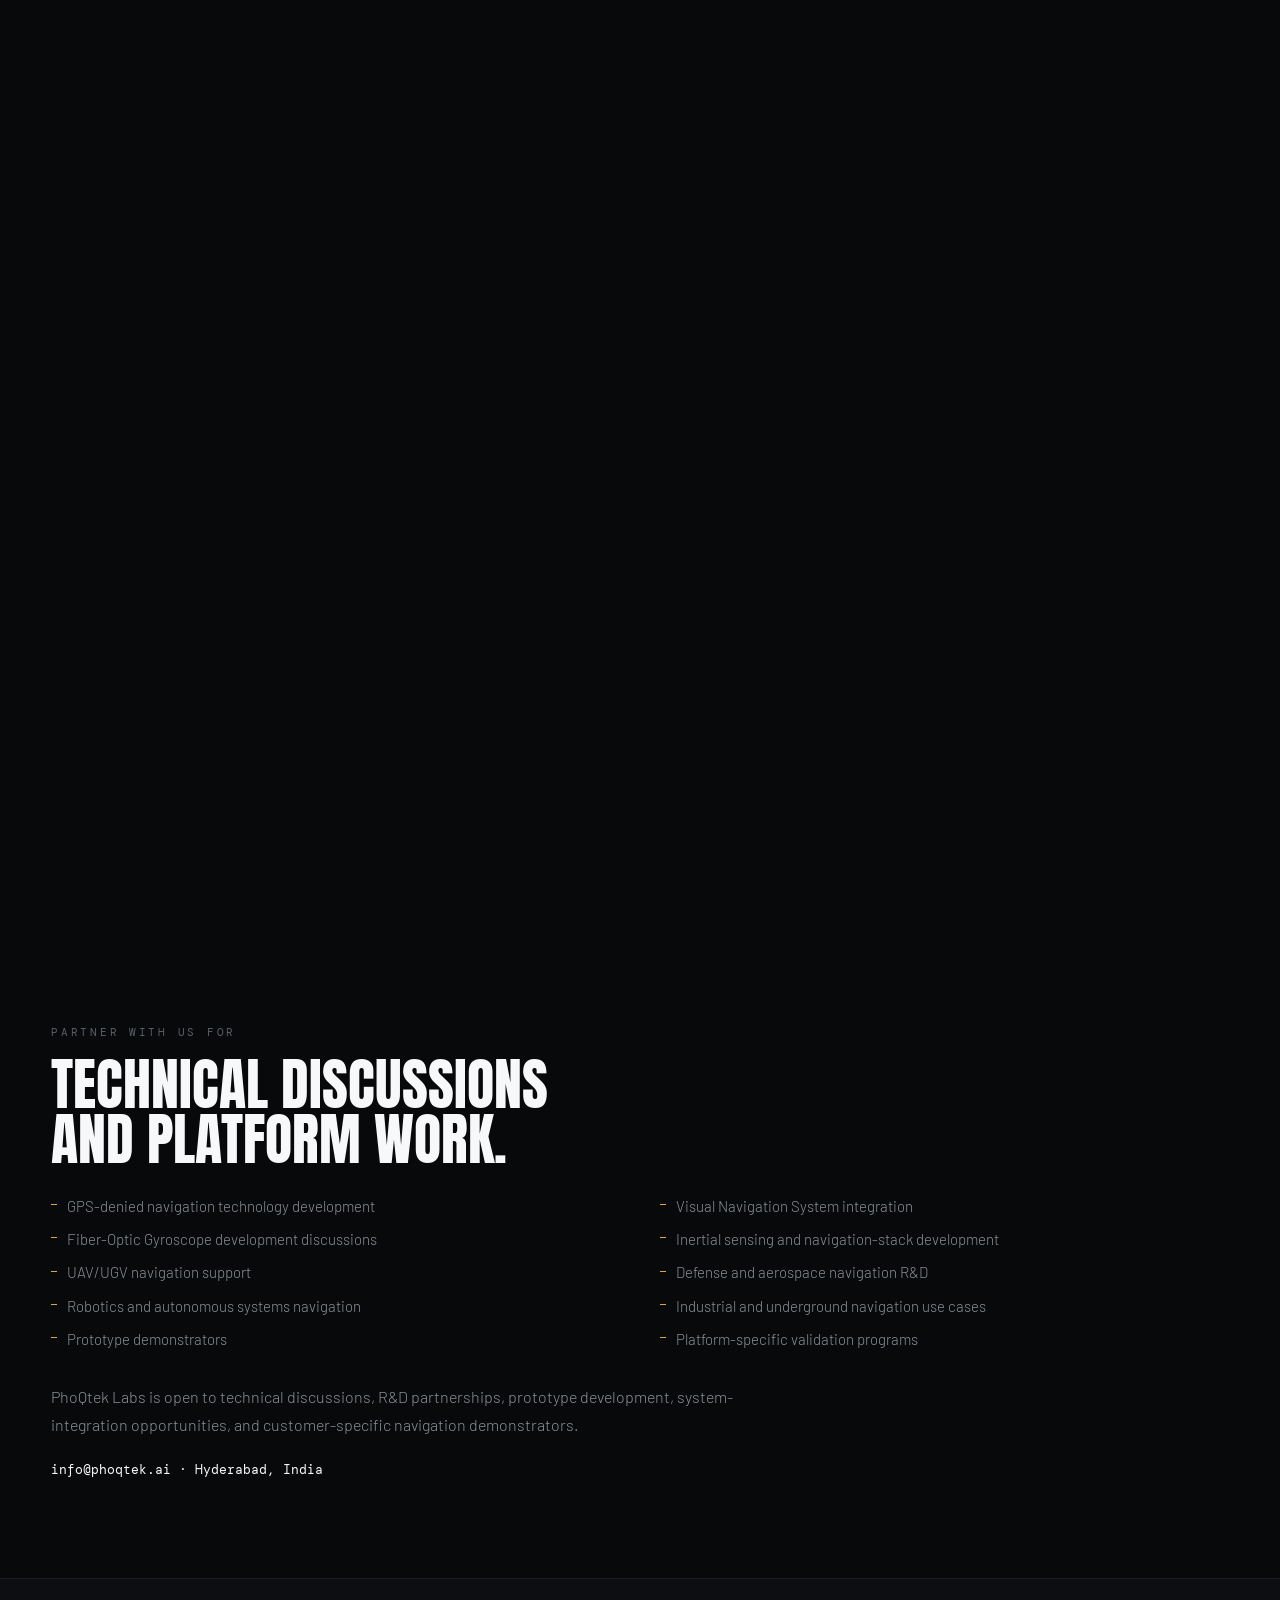
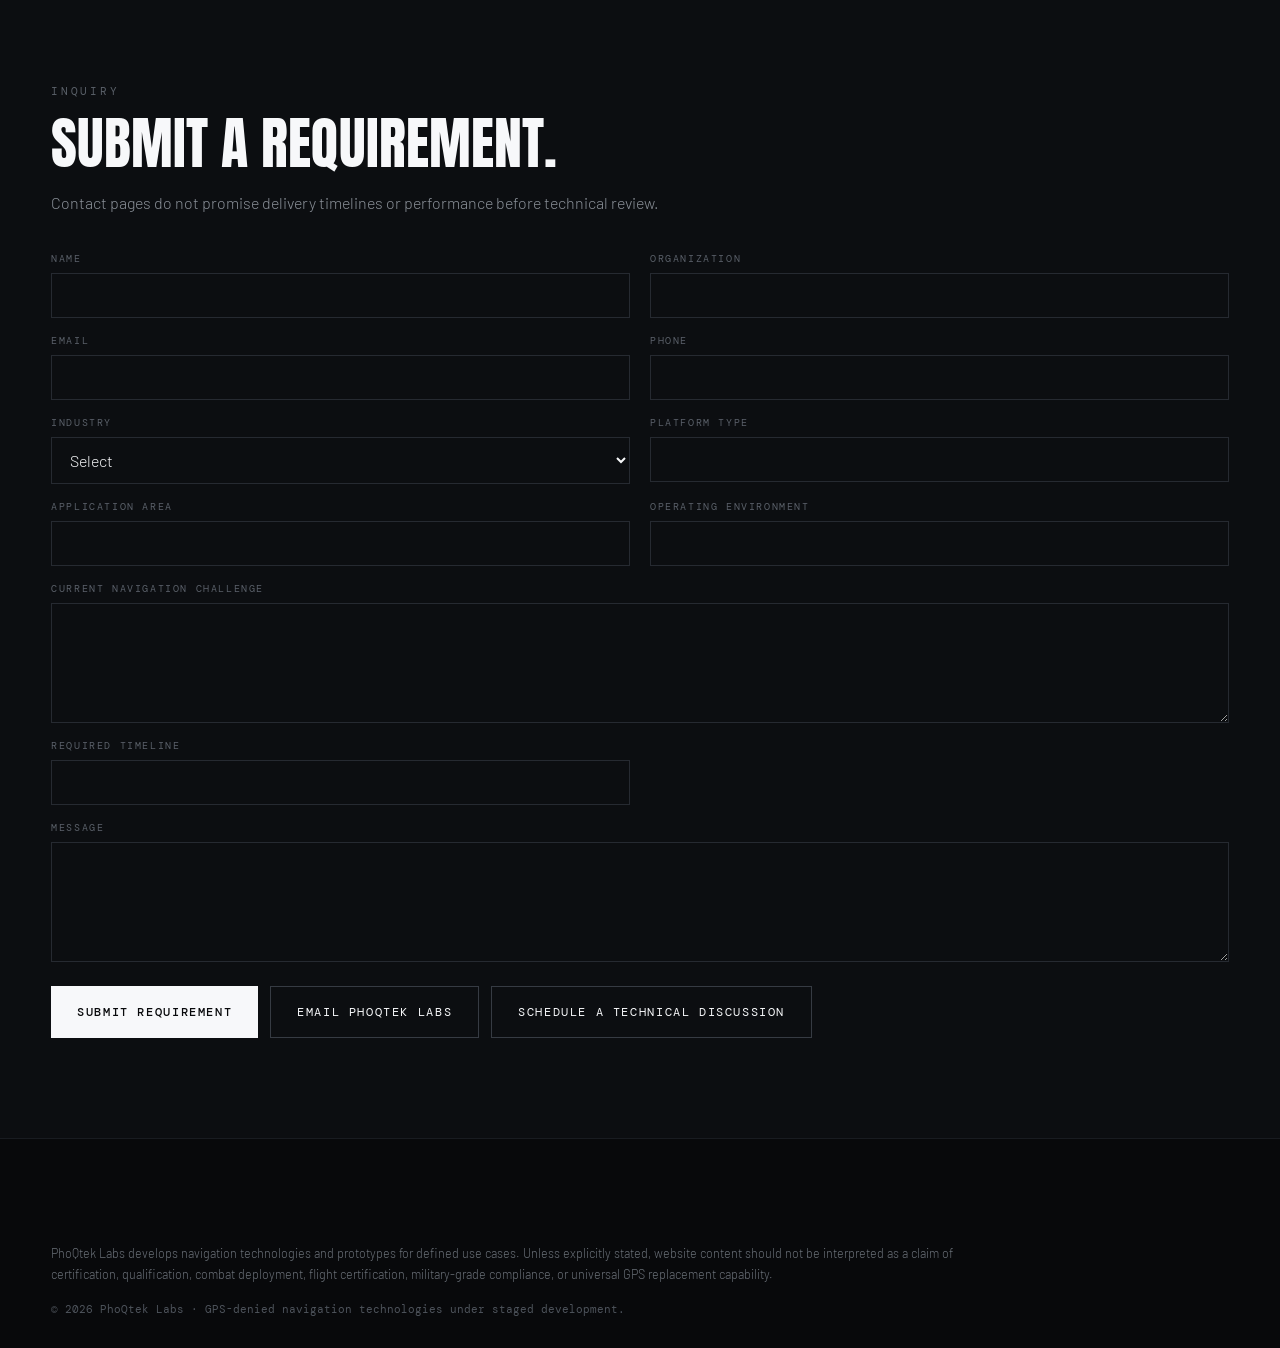
<file: contact.html>
<!doctype html>
<html lang="en">
<head>
<meta charset="utf-8">
<meta name="viewport" content="width=device-width, initial-scale=1, viewport-fit=cover">
<title>Contact — PhoQtek Labs</title>
<link rel="preconnect" href="https://fonts.googleapis.com">
<link rel="preconnect" href="https://fonts.gstatic.com" crossorigin>
<link href="https://fonts.googleapis.com/css2?family=Anton&family=Barlow:wght@300;400;500;600&family=DM+Mono:wght@400;500&display=swap" rel="stylesheet">
<link rel="stylesheet" href="css/site.css">
</head>
<body>
<header id="siteHeader">
  <a class="brand" href="index.html"><span class="anton" style="font-size:20px;">PhoQtek</span><span class="mono" style="font-size:9.5px; letter-spacing:.26em;">LABS</span></a>
  <nav>
    <div class="fly hide-sm"><span>Technologies</span>
      <div class="fly-menu"><div>
        <a href="technologies/visual-navigation.html">Visual Navigation System</a>
        <a href="technologies/fiber-optic-gyroscope.html">Fiber-Optic Gyroscope</a>
      </div></div>
    </div>
    <div class="fly hide-sm"><span>Industries</span>
      <div class="fly-menu wide"><div>
        <a href="industries/defense.html">Defense</a>
        <a href="industries/aerospace.html">Aerospace</a>
        <a href="industries/uav-ugv.html">UAV &amp; UGV</a>
        <a href="industries/robotics.html">Robotics</a>
        <a href="industries/autonomous-vehicles.html">Autonomous Vehicles</a>
        <a href="industries/industrial-underground.html">Industrial &amp; Underground</a>
      </div></div>
    </div>
    <a href="about.html">About</a>
    <a href="roadmap.html">R&amp;D Roadmap</a>
  </nav>
  <a class="nav-cta" href="contact.html"><span class="full">Discuss a navigation requirement</span><span class="short">Discuss a requirement</span></a>
  <button class="menu-btn" type="button" aria-label="Open menu" aria-controls="mobileNav" aria-expanded="false"><span></span><span></span></button>
</header>
<div class="pin" data-pin data-cuts="0.5">
  <div class="stage">
    <div class="world" data-world>
      <img class="poster" src="assets/hero-desert.jpg" alt="Sand dunes">
      <video autoplay muted loop playsinline poster="assets/hero-desert.jpg"><source src="assets/hero-desert.mp4?v=3" type="video/mp4"></video>
    </div>
    <div class="veil grain"></div>
    <div class="hud">
      <div class="copy-stack">
        <div class="copy-card is-on" data-copy="0"><h2 class="anton metal-text">Discuss a GPS-denied<br>navigation requirement.</h2><p class="sub">PhoQtek Labs works with defense users, aerospace teams, UAV/UGV developers, robotics companies, system integrators, laboratories, and industrial partners.</p></div>
        <div class="copy-card" data-copy="1"><h2 class="anton">The platform<br>still has to move.</h2><p class="sub">Submit a requirement or schedule a technical discussion. Contact pages do not promise delivery timelines or performance before technical review.</p></div>
      </div>
    </div>
    <div class="progress"><i data-bar></i></div>
  </div>
</div>
<section class="block">
  <span class="kicker">Partner with us for</span>
  <h2 class="anton display">Technical discussions<br>and platform work.</h2>
  <ul class="use-list">
    <li>GPS-denied navigation technology development</li>
    <li>Visual Navigation System integration</li>
    <li>Fiber-Optic Gyroscope development discussions</li>
    <li>Inertial sensing and navigation-stack development</li>
    <li>UAV/UGV navigation support</li>
    <li>Defense and aerospace navigation R&amp;D</li>
    <li>Robotics and autonomous systems navigation</li>
    <li>Industrial and underground navigation use cases</li>
    <li>Prototype demonstrators</li>
    <li>Platform-specific validation programs</li>
  </ul>
  <p style="margin-top:32px; max-width:720px; color:var(--body); font-weight:300; line-height:1.75;">PhoQtek Labs is open to technical discussions, R&amp;D partnerships, prototype development, system-integration opportunities, and customer-specific navigation demonstrators.</p>
  <p class="mono" style="margin-top:22px; font-size:13px;">info@phoqtek.ai · Hyderabad, India</p>
</section>
<section class="block" id="inquire" style="background:var(--band);">
  <span class="kicker">Inquiry</span>
  <h2 class="anton display">Submit a requirement.</h2>
  <p style="margin-top:18px; max-width:640px; color:var(--body); font-weight:300; line-height:1.7;">Contact pages do not promise delivery timelines or performance before technical review.</p>
  <form id="inqForm" class="inq">
    <label>Name<input name="Name" required></label>
    <label>Organization<input name="Organization"></label>
    <label>Email<input type="email" name="Email" required></label>
    <label>Phone<input type="tel" name="Phone"></label>
    <label>Industry
      <select name="Industry">
        <option value="">Select</option>
        <option>Defense</option>
        <option>Aerospace</option>
        <option>UAV &amp; UGV</option>
        <option>Robotics</option>
        <option>Autonomous vehicles</option>
        <option>Industrial &amp; underground</option>
        <option>Other</option>
      </select>
    </label>
    <label>Platform type<input name="Platform type"></label>
    <label>Application area<input name="Application area"></label>
    <label>Operating environment<input name="Operating environment"></label>
    <label class="full">Current navigation challenge<textarea name="Current navigation challenge"></textarea></label>
    <label>Required timeline<input name="Required timeline"></label>
    <label class="full">Message<textarea name="Message"></textarea></label>
    <div class="full cta-pair" style="margin-top:8px;">
      <button class="btn-solid" type="submit">Submit requirement</button>
      <a class="btn-line" href="mailto:info@phoqtek.ai">Email PhoQtek Labs</a>
      <a class="btn-line" href="mailto:info@phoqtek.ai?subject=Technical%20discussion">Schedule a technical discussion</a>
    </div>
  </form>
</section>
<footer>
  <p class="foot-claim">PhoQtek Labs develops navigation technologies and prototypes for defined use cases. Unless explicitly stated, website content should not be interpreted as a claim of certification, qualification, combat deployment, flight certification, military-grade compliance, or universal GPS replacement capability.</p>
  <p class="mono foot-copy">© 2026 PhoQtek Labs · GPS-denied navigation technologies under staged development.</p>
</footer>
<script src="js/site.js"></script>
</body>
</html>
</file>
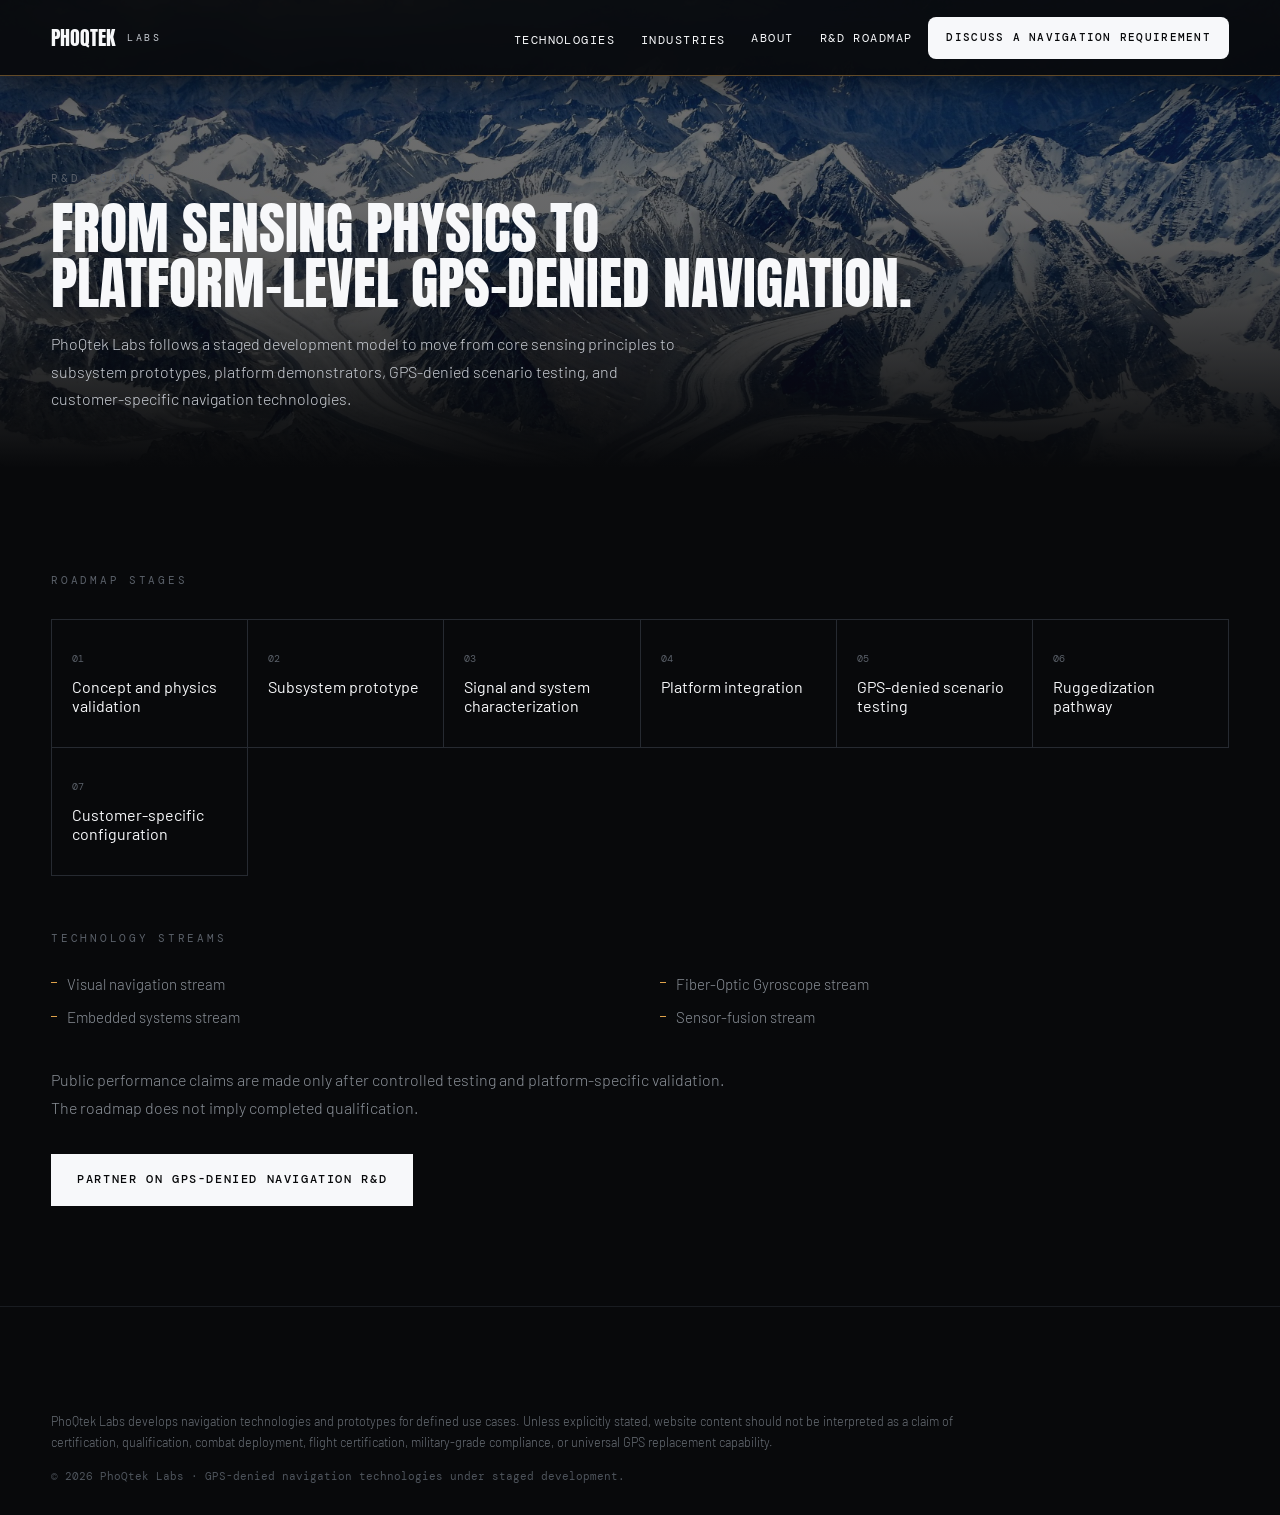
<file: roadmap.html>
<!doctype html>
<html lang="en">
<head>
<meta charset="utf-8">
<meta name="viewport" content="width=device-width, initial-scale=1, viewport-fit=cover">
<title>R&D Roadmap — PhoQtek Labs</title>
<link rel="preconnect" href="https://fonts.googleapis.com">
<link rel="preconnect" href="https://fonts.gstatic.com" crossorigin>
<link href="https://fonts.googleapis.com/css2?family=Anton&family=Barlow:wght@300;400;500;600&family=DM+Mono:wght@400;500&display=swap" rel="stylesheet">
<link rel="stylesheet" href="css/site.css">
</head>
<body>
<header id="siteHeader">
  <a class="brand" href="index.html"><span class="anton" style="font-size:20px;">PhoQtek</span><span class="mono" style="font-size:9.5px; letter-spacing:.26em;">LABS</span></a>
  <nav>
    <div class="fly hide-sm"><span>Technologies</span>
      <div class="fly-menu"><div>
        <a href="technologies/visual-navigation.html">Visual Navigation System</a>
        <a href="technologies/fiber-optic-gyroscope.html">Fiber-Optic Gyroscope</a>
      </div></div>
    </div>
    <div class="fly hide-sm"><span>Industries</span>
      <div class="fly-menu wide"><div>
        <a href="industries/defense.html">Defense</a>
        <a href="industries/aerospace.html">Aerospace</a>
        <a href="industries/uav-ugv.html">UAV &amp; UGV</a>
        <a href="industries/robotics.html">Robotics</a>
        <a href="industries/autonomous-vehicles.html">Autonomous Vehicles</a>
        <a href="industries/industrial-underground.html">Industrial &amp; Underground</a>
      </div></div>
    </div>
    <a href="about.html">About</a>
    <a href="roadmap.html">R&amp;D Roadmap</a>
  </nav>
  <a class="nav-cta" href="contact.html"><span class="full">Discuss a navigation requirement</span><span class="short">Discuss a requirement</span></a>
  <button class="menu-btn" type="button" aria-label="Open menu" aria-controls="mobileNav" aria-expanded="false"><span></span><span></span></button>
</header>

<section class="page-hero">
  <img src="assets/hero-glacier.jpg" alt="">
  <div class="shade"></div>
  <div class="copy">
    <p class="kicker">R&amp;D Roadmap</p>
    <h1 class="anton display" style="margin-top:16px;">From sensing physics to<br>platform-level GPS-denied navigation.</h1>
    <p class="sub" style="margin-top:20px; max-width:640px; color:#C9CDD4; font-weight:300; line-height:1.7;">PhoQtek Labs follows a staged development model to move from core sensing principles to subsystem prototypes, platform demonstrators, GPS-denied scenario testing, and customer-specific navigation technologies.</p>
  </div>
</section>
<section class="block">
  <span class="kicker">Roadmap stages</span>
  <div class="grid-6" style="margin-top:32px;">
    <div><span class="mono" style="font-size:10px; color:var(--meta);">01</span><p style="margin-top:12px;">Concept and physics validation</p></div>
    <div><span class="mono" style="font-size:10px; color:var(--meta);">02</span><p style="margin-top:12px;">Subsystem prototype</p></div>
    <div><span class="mono" style="font-size:10px; color:var(--meta);">03</span><p style="margin-top:12px;">Signal and system characterization</p></div>
    <div><span class="mono" style="font-size:10px; color:var(--meta);">04</span><p style="margin-top:12px;">Platform integration</p></div>
    <div><span class="mono" style="font-size:10px; color:var(--meta);">05</span><p style="margin-top:12px;">GPS-denied scenario testing</p></div>
    <div><span class="mono" style="font-size:10px; color:var(--meta);">06</span><p style="margin-top:12px;">Ruggedization pathway</p></div>
    <div><span class="mono" style="font-size:10px; color:var(--meta);">07</span><p style="margin-top:12px;">Customer-specific configuration</p></div>
  </div>
  <span class="kicker" style="display:block; margin-top:56px;">Technology streams</span>
  <ul class="use-list">
      <li>Visual navigation stream</li>
      <li>Fiber-Optic Gyroscope stream</li>
      <li>Embedded systems stream</li>
      <li>Sensor-fusion stream</li>
    </ul>
  <p style="margin-top:36px; max-width:680px; color:var(--body); font-weight:300; line-height:1.75;">Public performance claims are made only after controlled testing and platform-specific validation. The roadmap does not imply completed qualification.</p>
  <div style="margin-top:32px;"><a class="btn-solid" href="contact.html">Partner on GPS-denied navigation R&amp;D</a></div>
</section>
<footer>
  <p class="foot-claim">PhoQtek Labs develops navigation technologies and prototypes for defined use cases. Unless explicitly stated, website content should not be interpreted as a claim of certification, qualification, combat deployment, flight certification, military-grade compliance, or universal GPS replacement capability.</p>
  <p class="mono foot-copy">© 2026 PhoQtek Labs · GPS-denied navigation technologies under staged development.</p>
</footer>
<script src="js/site.js"></script>
</body>
</html>
</file>
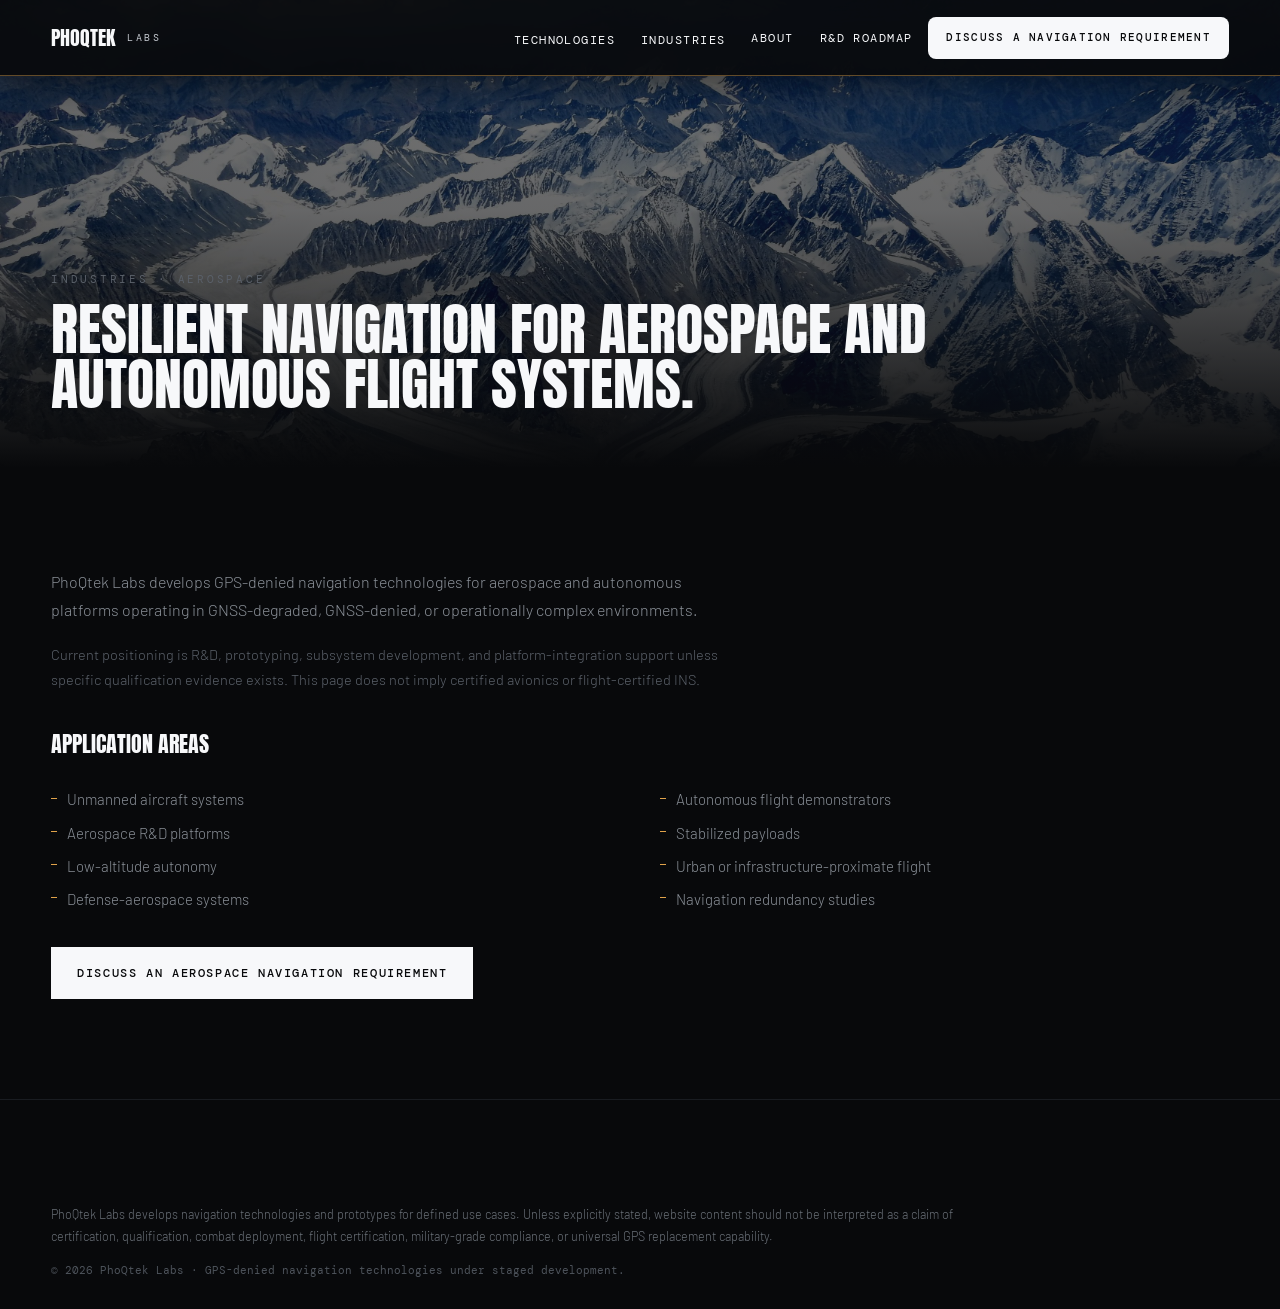
<file: industries/aerospace.html>
<!doctype html>
<html lang="en">
<head>
<meta charset="utf-8">
<meta name="viewport" content="width=device-width, initial-scale=1, viewport-fit=cover">
<title>Aerospace — PhoQtek Labs</title>
<link rel="preconnect" href="https://fonts.googleapis.com">
<link rel="preconnect" href="https://fonts.gstatic.com" crossorigin>
<link href="https://fonts.googleapis.com/css2?family=Anton&family=Barlow:wght@300;400;500;600&family=DM+Mono:wght@400;500&display=swap" rel="stylesheet">
<link rel="stylesheet" href="../css/site.css">
</head>
<body>
<header id="siteHeader">
  <a class="brand" href="../index.html"><span class="anton" style="font-size:20px;">PhoQtek</span><span class="mono" style="font-size:9.5px; letter-spacing:.26em;">LABS</span></a>
  <nav>
    <div class="fly hide-sm"><span>Technologies</span>
      <div class="fly-menu"><div>
        <a href="../technologies/visual-navigation.html">Visual Navigation System</a>
        <a href="../technologies/fiber-optic-gyroscope.html">Fiber-Optic Gyroscope</a>
      </div></div>
    </div>
    <div class="fly hide-sm"><span>Industries</span>
      <div class="fly-menu wide"><div>
        <a href="defense.html">Defense</a>
        <a href="aerospace.html">Aerospace</a>
        <a href="uav-ugv.html">UAV &amp; UGV</a>
        <a href="robotics.html">Robotics</a>
        <a href="autonomous-vehicles.html">Autonomous Vehicles</a>
        <a href="industrial-underground.html">Industrial &amp; Underground</a>
      </div></div>
    </div>
    <a href="../about.html">About</a>
    <a href="../roadmap.html">R&amp;D Roadmap</a>
  </nav>
  <a class="nav-cta" href="../contact.html"><span class="full">Discuss a navigation requirement</span><span class="short">Discuss a requirement</span></a>
  <button class="menu-btn" type="button" aria-label="Open menu" aria-controls="mobileNav" aria-expanded="false"><span></span><span></span></button>
</header>

<section class="page-hero">
  <img src="../assets/hero-glacier.jpg" alt="">
  <div class="shade"></div>
  <div class="copy">
    <p class="kicker">Industries · Aerospace</p>
    <h1 class="anton display" style="margin-top:16px;">Resilient navigation for aerospace and autonomous flight systems.</h1>
  </div>
</section>
<section class="block">
  <p style="max-width:680px; color:var(--body); font-weight:300; line-height:1.75;">PhoQtek Labs develops GPS-denied navigation technologies for aerospace and autonomous platforms operating in GNSS-degraded, GNSS-denied, or operationally complex environments.</p>
  <p style="margin-top:18px; max-width:680px; color:var(--meta); font-weight:300; line-height:1.7; font-size:14.5px;">Current positioning is R&amp;D, prototyping, subsystem development, and platform-integration support unless specific qualification evidence exists. This page does not imply certified avionics or flight-certified INS.</p>
      <h3 class="anton" style="margin-top:36px; font-size:22px;">Application areas</h3>
    <ul class="use-list">
      <li>Unmanned aircraft systems</li>
      <li>Autonomous flight demonstrators</li>
      <li>Aerospace R&amp;D platforms</li>
      <li>Stabilized payloads</li>
      <li>Low-altitude autonomy</li>
      <li>Urban or infrastructure-proximate flight</li>
      <li>Defense-aerospace systems</li>
      <li>Navigation redundancy studies</li>
    </ul>
    <div class="cta-pair">
    <a class="btn-solid" href="../contact.html">Discuss an aerospace navigation requirement</a>
  </div>
</section>
<footer>
  <p class="foot-claim">PhoQtek Labs develops navigation technologies and prototypes for defined use cases. Unless explicitly stated, website content should not be interpreted as a claim of certification, qualification, combat deployment, flight certification, military-grade compliance, or universal GPS replacement capability.</p>
  <p class="mono foot-copy">© 2026 PhoQtek Labs · GPS-denied navigation technologies under staged development.</p>
</footer>
<script src="../js/site.js"></script>
</body>
</html>
</file>
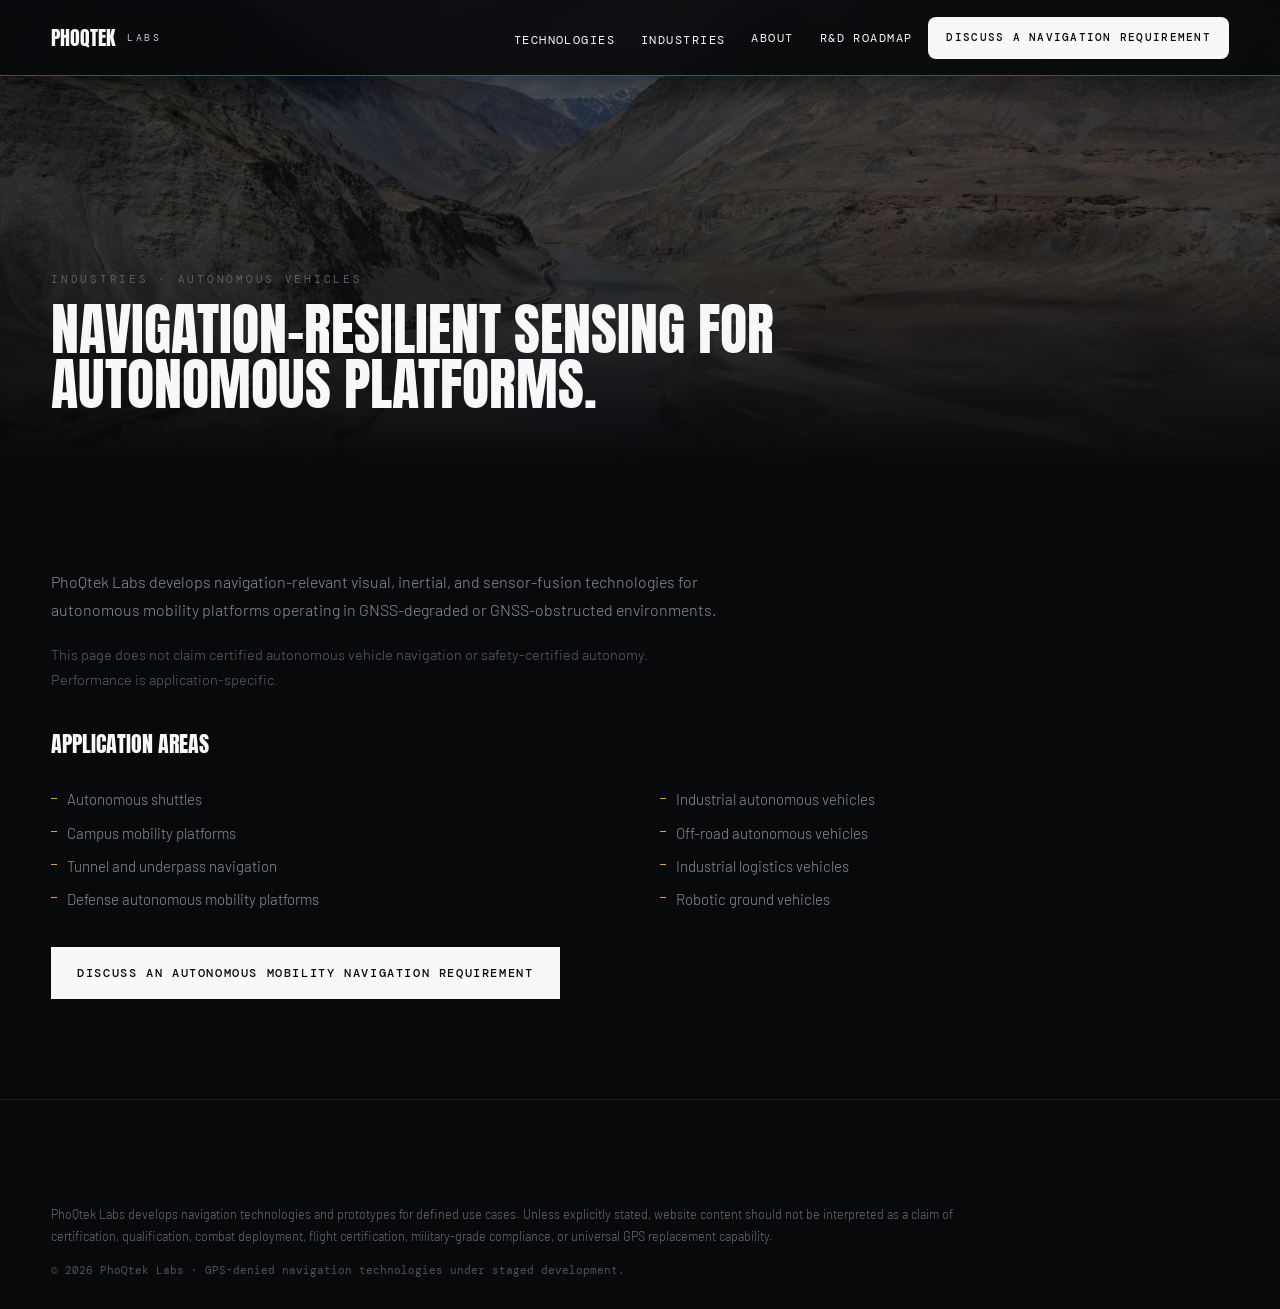
<file: industries/autonomous-vehicles.html>
<!doctype html>
<html lang="en">
<head>
<meta charset="utf-8">
<meta name="viewport" content="width=device-width, initial-scale=1, viewport-fit=cover">
<title>Autonomous Vehicles — PhoQtek Labs</title>
<link rel="preconnect" href="https://fonts.googleapis.com">
<link rel="preconnect" href="https://fonts.gstatic.com" crossorigin>
<link href="https://fonts.googleapis.com/css2?family=Anton&family=Barlow:wght@300;400;500;600&family=DM+Mono:wght@400;500&display=swap" rel="stylesheet">
<link rel="stylesheet" href="../css/site.css">
</head>
<body>
<header id="siteHeader">
  <a class="brand" href="../index.html"><span class="anton" style="font-size:20px;">PhoQtek</span><span class="mono" style="font-size:9.5px; letter-spacing:.26em;">LABS</span></a>
  <nav>
    <div class="fly hide-sm"><span>Technologies</span>
      <div class="fly-menu"><div>
        <a href="../technologies/visual-navigation.html">Visual Navigation System</a>
        <a href="../technologies/fiber-optic-gyroscope.html">Fiber-Optic Gyroscope</a>
      </div></div>
    </div>
    <div class="fly hide-sm"><span>Industries</span>
      <div class="fly-menu wide"><div>
        <a href="defense.html">Defense</a>
        <a href="aerospace.html">Aerospace</a>
        <a href="uav-ugv.html">UAV &amp; UGV</a>
        <a href="robotics.html">Robotics</a>
        <a href="autonomous-vehicles.html">Autonomous Vehicles</a>
        <a href="industrial-underground.html">Industrial &amp; Underground</a>
      </div></div>
    </div>
    <a href="../about.html">About</a>
    <a href="../roadmap.html">R&amp;D Roadmap</a>
  </nav>
  <a class="nav-cta" href="../contact.html"><span class="full">Discuss a navigation requirement</span><span class="short">Discuss a requirement</span></a>
  <button class="menu-btn" type="button" aria-label="Open menu" aria-controls="mobileNav" aria-expanded="false"><span></span><span></span></button>
</header>

<section class="page-hero">
  <img src="../assets/hero-gorge.jpg" alt="">
  <div class="shade"></div>
  <div class="copy">
    <p class="kicker">Industries · Autonomous Vehicles</p>
    <h1 class="anton display" style="margin-top:16px;">Navigation-resilient sensing for autonomous platforms.</h1>
  </div>
</section>
<section class="block">
  <p style="max-width:680px; color:var(--body); font-weight:300; line-height:1.75;">PhoQtek Labs develops navigation-relevant visual, inertial, and sensor-fusion technologies for autonomous mobility platforms operating in GNSS-degraded or GNSS-obstructed environments.</p>
  <p style="margin-top:18px; max-width:680px; color:var(--meta); font-weight:300; line-height:1.7; font-size:14.5px;">This page does not claim certified autonomous vehicle navigation or safety-certified autonomy. Performance is application-specific.</p>
      <h3 class="anton" style="margin-top:36px; font-size:22px;">Application areas</h3>
    <ul class="use-list">
      <li>Autonomous shuttles</li>
      <li>Industrial autonomous vehicles</li>
      <li>Campus mobility platforms</li>
      <li>Off-road autonomous vehicles</li>
      <li>Tunnel and underpass navigation</li>
      <li>Industrial logistics vehicles</li>
      <li>Defense autonomous mobility platforms</li>
      <li>Robotic ground vehicles</li>
    </ul>
    <div class="cta-pair">
    <a class="btn-solid" href="../contact.html">Discuss an autonomous mobility navigation requirement</a>
  </div>
</section>
<footer>
  <p class="foot-claim">PhoQtek Labs develops navigation technologies and prototypes for defined use cases. Unless explicitly stated, website content should not be interpreted as a claim of certification, qualification, combat deployment, flight certification, military-grade compliance, or universal GPS replacement capability.</p>
  <p class="mono foot-copy">© 2026 PhoQtek Labs · GPS-denied navigation technologies under staged development.</p>
</footer>
<script src="../js/site.js"></script>
</body>
</html>
</file>
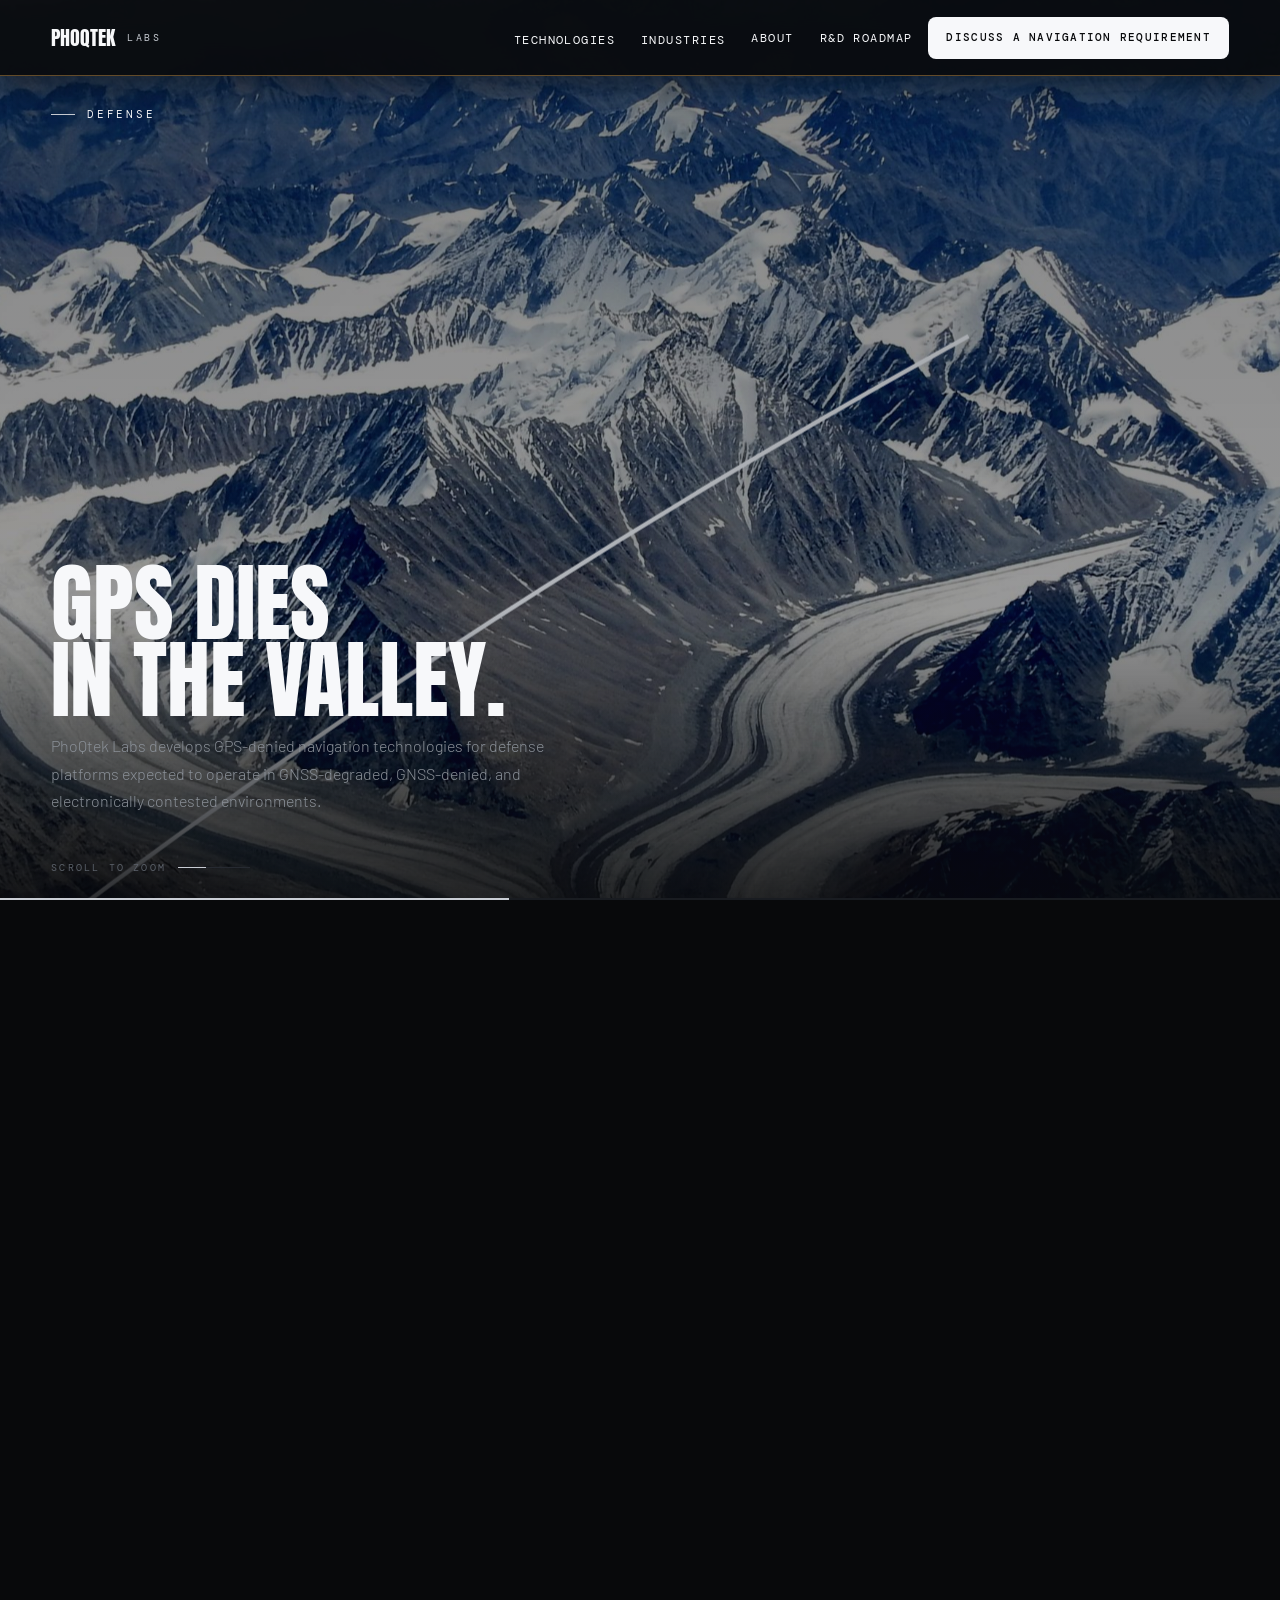
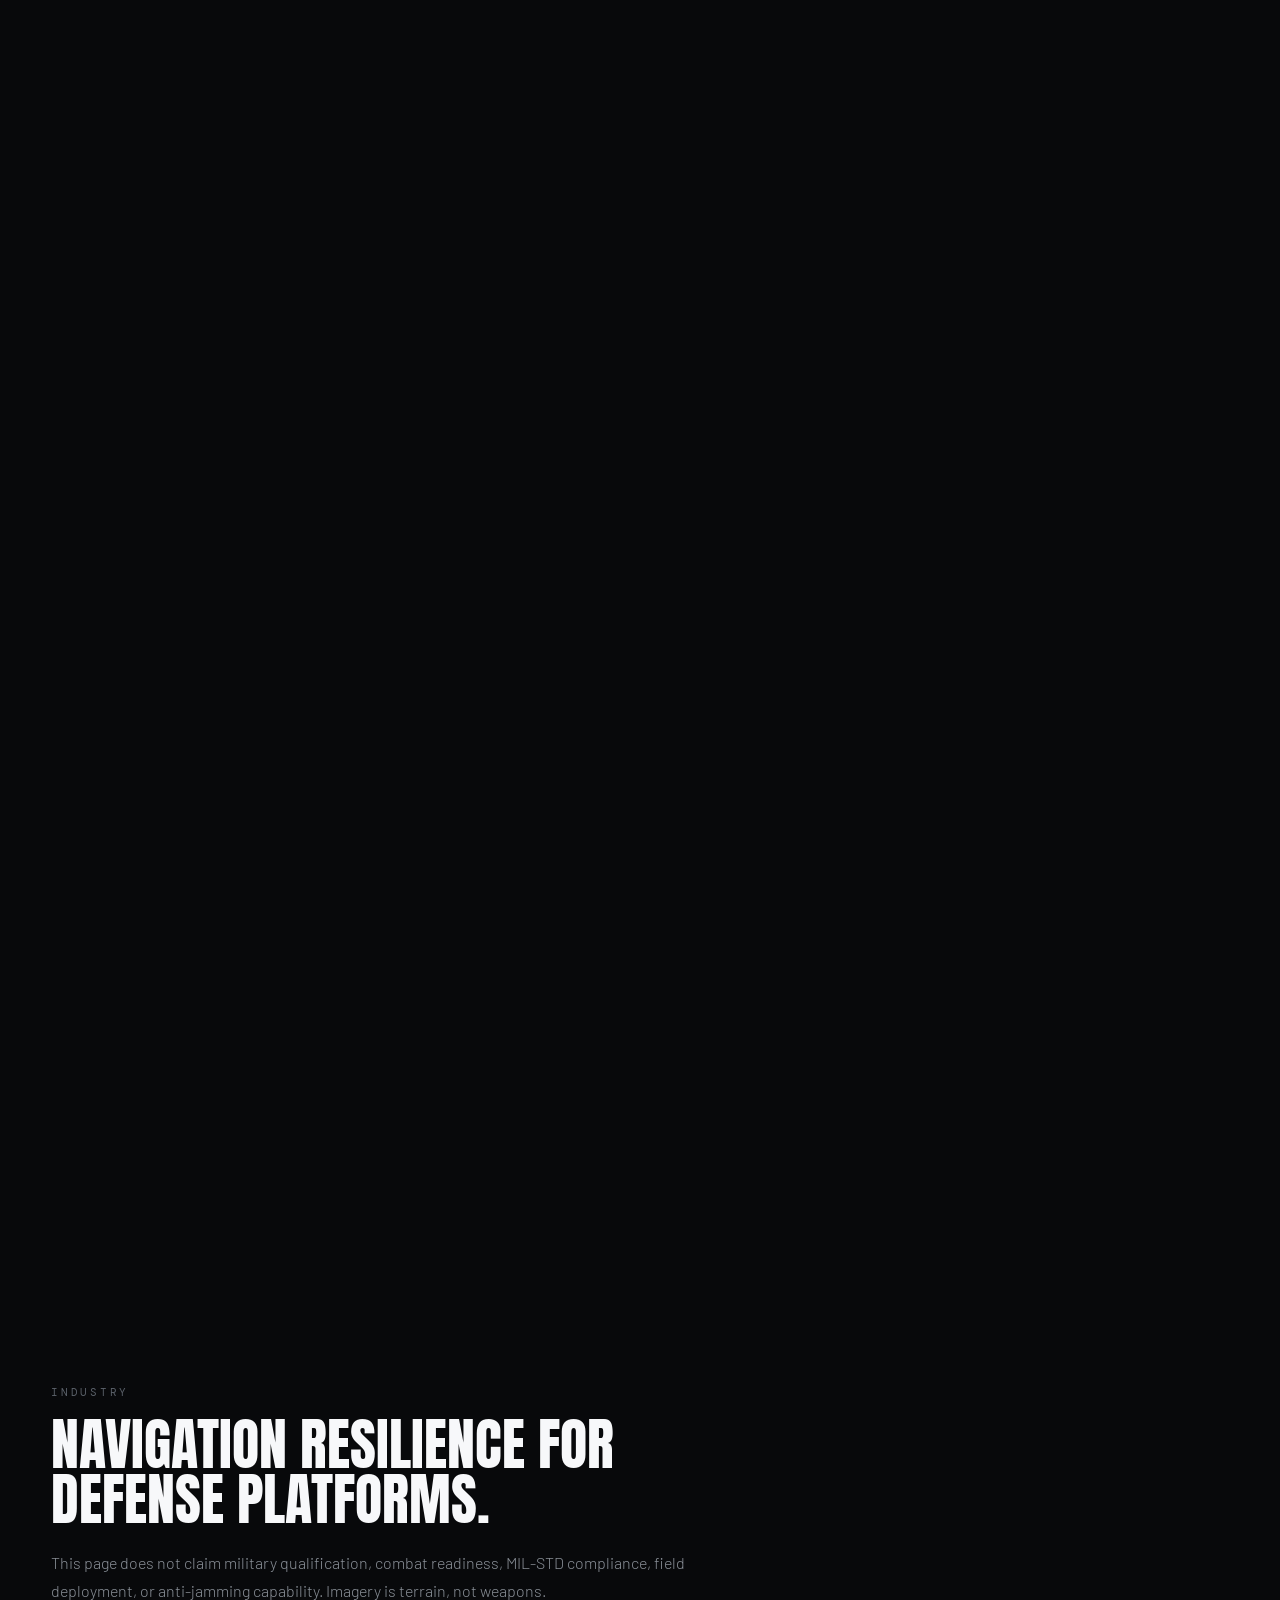
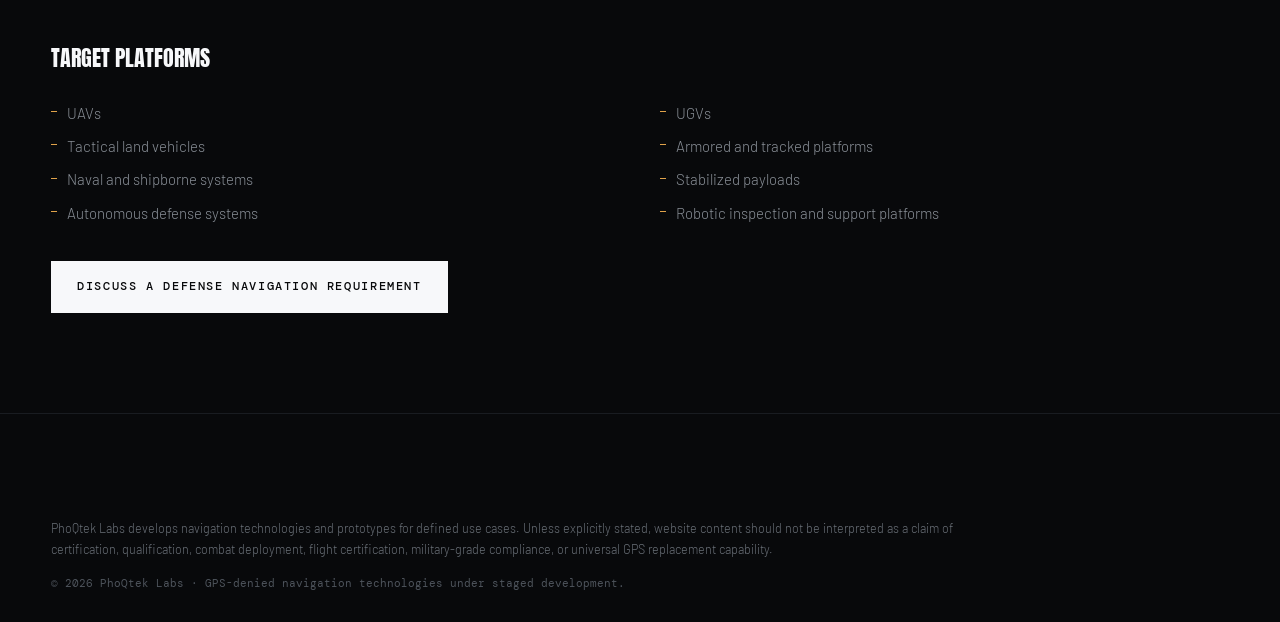
<file: industries/defense.html>
<!doctype html>
<html lang="en">
<head>
<meta charset="utf-8">
<meta name="viewport" content="width=device-width, initial-scale=1, viewport-fit=cover">
<title>Defense — PhoQtek Labs</title>
<link rel="preconnect" href="https://fonts.googleapis.com">
<link rel="preconnect" href="https://fonts.gstatic.com" crossorigin>
<link href="https://fonts.googleapis.com/css2?family=Anton&family=Barlow:wght@300;400;500;600&family=DM+Mono:wght@400;500&display=swap" rel="stylesheet">
<link rel="stylesheet" href="../css/site.css">
</head>
<body>
<header id="siteHeader">
  <a class="brand" href="../index.html"><span class="anton" style="font-size:20px;">PhoQtek</span><span class="mono" style="font-size:9.5px; letter-spacing:.26em;">LABS</span></a>
  <nav>
    <div class="fly hide-sm"><span>Technologies</span>
      <div class="fly-menu"><div>
        <a href="../technologies/visual-navigation.html">Visual Navigation System</a>
        <a href="../technologies/fiber-optic-gyroscope.html">Fiber-Optic Gyroscope</a>
      </div></div>
    </div>
    <div class="fly hide-sm"><span>Industries</span>
      <div class="fly-menu wide"><div>
        <a href="defense.html">Defense</a>
        <a href="aerospace.html">Aerospace</a>
        <a href="uav-ugv.html">UAV &amp; UGV</a>
        <a href="robotics.html">Robotics</a>
        <a href="autonomous-vehicles.html">Autonomous Vehicles</a>
        <a href="industrial-underground.html">Industrial &amp; Underground</a>
      </div></div>
    </div>
    <a href="../about.html">About</a>
    <a href="../roadmap.html">R&amp;D Roadmap</a>
  </nav>
  <a class="nav-cta" href="../contact.html"><span class="full">Discuss a navigation requirement</span><span class="short">Discuss a requirement</span></a>
  <button class="menu-btn" type="button" aria-label="Open menu" aria-controls="mobileNav" aria-expanded="false"><span></span><span></span></button>
</header>
<div class="pin tall" data-pin data-cuts="0.34,0.66">
  <div class="stage">
    <div class="world" data-world>
      <img class="poster" src="../assets/hero-glacier.jpg" alt="High-altitude operating picture">
      <video autoplay muted loop playsinline poster="../assets/hero-glacier.jpg"><source src="../assets/hero-glacier.mp4" type="video/mp4"></video>
      <div class="overlay"><svg viewBox="0 0 1000 1000" preserveAspectRatio="xMidYMid slice" aria-hidden="true">
        <path data-fog d="M140 800 C 360 620, 580 480, 880 340" fill="none" stroke="#D7DBE1" stroke-width="1.8" pathLength="100" stroke-dasharray="100" stroke-dashoffset="100"/>
      </svg></div>
    </div>
    <div class="veil grain"></div>
    <div class="hud">
      <div class="hud-top"><div class="eyebrow"><i></i><span class="mono" style="font-size:10.5px; letter-spacing:.26em; text-transform:uppercase;">Defense</span></div></div>
      <div class="copy-stack">
        <div class="copy-card is-on" data-copy="0"><h2 class="anton">Obstructed.<br>Spoofed.<br>Denied.</h2><p class="lead">Navigation resilience beyond GPS.</p></div>
        <div class="copy-card" data-copy="1"><h2 class="anton">GPS dies<br>in the valley.</h2><p class="sub">PhoQtek Labs develops GPS-denied navigation technologies for defense platforms expected to operate in GNSS-degraded, GNSS-denied, and electronically contested environments.</p></div>
        <div class="copy-card" data-copy="2"><h2 class="anton metal-text">We still know<br>where we are.</h2><p class="sub">Indigenous navigation capability through visual navigation, Fiber-Optic Gyroscope development, embedded electronics, and sensor-fusion engineering — under defined operating conditions.</p></div>
      </div>
    </div>
    <div class="scroll-cue"><span>Scroll to zoom</span><span class="bar"><i></i></span></div>
    <div class="progress"><i data-bar></i></div>
  </div>
</div>
<section class="block">
  <span class="kicker">Industry</span>
  <h2 class="anton display">Navigation resilience for<br>defense platforms.</h2>
  <p style="margin-top:22px; max-width:640px; color:var(--body); font-weight:300; line-height:1.75;">This page does not claim military qualification, combat readiness, MIL-STD compliance, field deployment, or anti-jamming capability. Imagery is terrain, not weapons.</p>
      <h3 class="anton" style="margin-top:36px; font-size:22px;">Target platforms</h3>
    <ul class="use-list">
      <li>UAVs</li>
      <li>UGVs</li>
      <li>Tactical land vehicles</li>
      <li>Armored and tracked platforms</li>
      <li>Naval and shipborne systems</li>
      <li>Stabilized payloads</li>
      <li>Autonomous defense systems</li>
      <li>Robotic inspection and support platforms</li>
    </ul>
    <div class="cta-pair">
    <a class="btn-solid" href="../contact.html">Discuss a defense navigation requirement</a>
  </div>
</section>
<footer>
  <p class="foot-claim">PhoQtek Labs develops navigation technologies and prototypes for defined use cases. Unless explicitly stated, website content should not be interpreted as a claim of certification, qualification, combat deployment, flight certification, military-grade compliance, or universal GPS replacement capability.</p>
  <p class="mono foot-copy">© 2026 PhoQtek Labs · GPS-denied navigation technologies under staged development.</p>
</footer>
<script src="../js/site.js"></script>
</body>
</html>
</file>
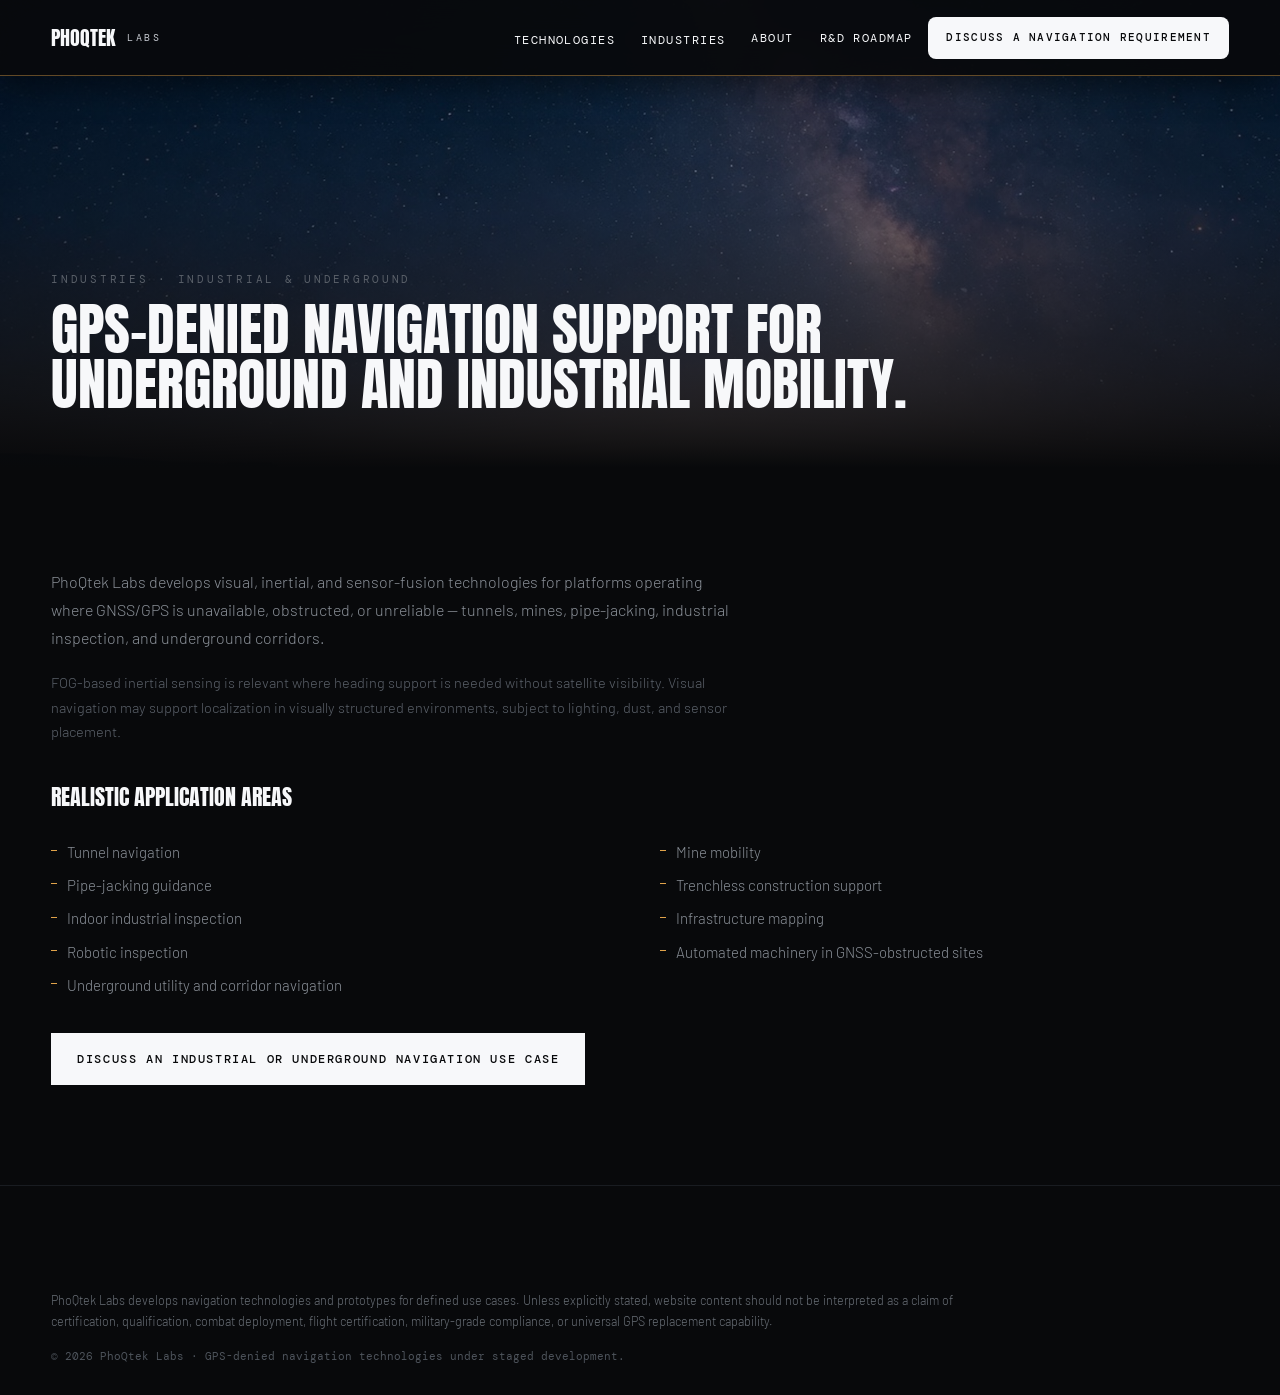
<file: industries/industrial-underground.html>
<!doctype html>
<html lang="en">
<head>
<meta charset="utf-8">
<meta name="viewport" content="width=device-width, initial-scale=1, viewport-fit=cover">
<title>Industrial & Underground — PhoQtek Labs</title>
<link rel="preconnect" href="https://fonts.googleapis.com">
<link rel="preconnect" href="https://fonts.gstatic.com" crossorigin>
<link href="https://fonts.googleapis.com/css2?family=Anton&family=Barlow:wght@300;400;500;600&family=DM+Mono:wght@400;500&display=swap" rel="stylesheet">
<link rel="stylesheet" href="../css/site.css">
</head>
<body>
<header id="siteHeader">
  <a class="brand" href="../index.html"><span class="anton" style="font-size:20px;">PhoQtek</span><span class="mono" style="font-size:9.5px; letter-spacing:.26em;">LABS</span></a>
  <nav>
    <div class="fly hide-sm"><span>Technologies</span>
      <div class="fly-menu"><div>
        <a href="../technologies/visual-navigation.html">Visual Navigation System</a>
        <a href="../technologies/fiber-optic-gyroscope.html">Fiber-Optic Gyroscope</a>
      </div></div>
    </div>
    <div class="fly hide-sm"><span>Industries</span>
      <div class="fly-menu wide"><div>
        <a href="defense.html">Defense</a>
        <a href="aerospace.html">Aerospace</a>
        <a href="uav-ugv.html">UAV &amp; UGV</a>
        <a href="robotics.html">Robotics</a>
        <a href="autonomous-vehicles.html">Autonomous Vehicles</a>
        <a href="industrial-underground.html">Industrial &amp; Underground</a>
      </div></div>
    </div>
    <a href="../about.html">About</a>
    <a href="../roadmap.html">R&amp;D Roadmap</a>
  </nav>
  <a class="nav-cta" href="../contact.html"><span class="full">Discuss a navigation requirement</span><span class="short">Discuss a requirement</span></a>
  <button class="menu-btn" type="button" aria-label="Open menu" aria-controls="mobileNav" aria-expanded="false"><span></span><span></span></button>
</header>

<section class="page-hero">
  <img src="../assets/hero-sky.jpg" alt="">
  <div class="shade"></div>
  <div class="copy">
    <p class="kicker">Industries · Industrial & Underground</p>
    <h1 class="anton display" style="margin-top:16px;">GPS-denied navigation support for underground and industrial mobility.</h1>
  </div>
</section>
<section class="block">
  <p style="max-width:680px; color:var(--body); font-weight:300; line-height:1.75;">PhoQtek Labs develops visual, inertial, and sensor-fusion technologies for platforms operating where GNSS/GPS is unavailable, obstructed, or unreliable — tunnels, mines, pipe-jacking, industrial inspection, and underground corridors.</p>
  <p style="margin-top:18px; max-width:680px; color:var(--meta); font-weight:300; line-height:1.7; font-size:14.5px;">FOG-based inertial sensing is relevant where heading support is needed without satellite visibility. Visual navigation may support localization in visually structured environments, subject to lighting, dust, and sensor placement.</p>
      <h3 class="anton" style="margin-top:36px; font-size:22px;">Realistic application areas</h3>
    <ul class="use-list">
      <li>Tunnel navigation</li>
      <li>Mine mobility</li>
      <li>Pipe-jacking guidance</li>
      <li>Trenchless construction support</li>
      <li>Indoor industrial inspection</li>
      <li>Infrastructure mapping</li>
      <li>Robotic inspection</li>
      <li>Automated machinery in GNSS-obstructed sites</li>
      <li>Underground utility and corridor navigation</li>
    </ul>
    <div class="cta-pair">
    <a class="btn-solid" href="../contact.html">Discuss an industrial or underground navigation use case</a>
  </div>
</section>
<footer>
  <p class="foot-claim">PhoQtek Labs develops navigation technologies and prototypes for defined use cases. Unless explicitly stated, website content should not be interpreted as a claim of certification, qualification, combat deployment, flight certification, military-grade compliance, or universal GPS replacement capability.</p>
  <p class="mono foot-copy">© 2026 PhoQtek Labs · GPS-denied navigation technologies under staged development.</p>
</footer>
<script src="../js/site.js"></script>
</body>
</html>
</file>
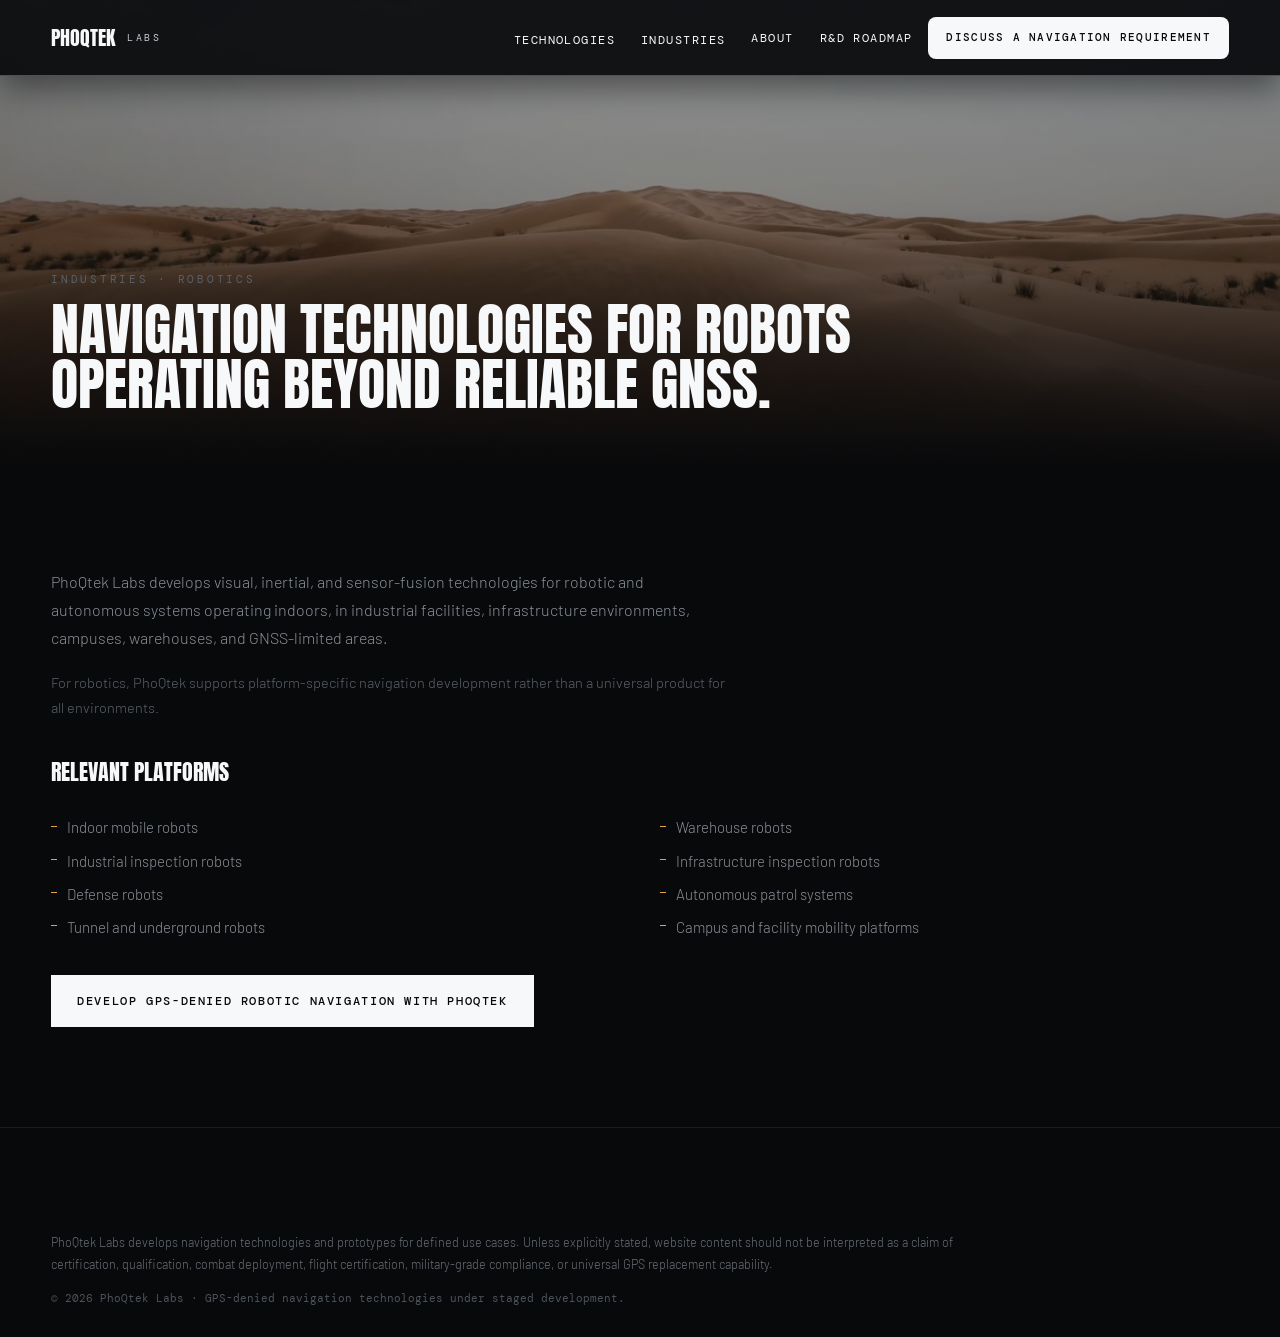
<file: industries/robotics.html>
<!doctype html>
<html lang="en">
<head>
<meta charset="utf-8">
<meta name="viewport" content="width=device-width, initial-scale=1, viewport-fit=cover">
<title>Robotics — PhoQtek Labs</title>
<link rel="preconnect" href="https://fonts.googleapis.com">
<link rel="preconnect" href="https://fonts.gstatic.com" crossorigin>
<link href="https://fonts.googleapis.com/css2?family=Anton&family=Barlow:wght@300;400;500;600&family=DM+Mono:wght@400;500&display=swap" rel="stylesheet">
<link rel="stylesheet" href="../css/site.css">
</head>
<body>
<header id="siteHeader">
  <a class="brand" href="../index.html"><span class="anton" style="font-size:20px;">PhoQtek</span><span class="mono" style="font-size:9.5px; letter-spacing:.26em;">LABS</span></a>
  <nav>
    <div class="fly hide-sm"><span>Technologies</span>
      <div class="fly-menu"><div>
        <a href="../technologies/visual-navigation.html">Visual Navigation System</a>
        <a href="../technologies/fiber-optic-gyroscope.html">Fiber-Optic Gyroscope</a>
      </div></div>
    </div>
    <div class="fly hide-sm"><span>Industries</span>
      <div class="fly-menu wide"><div>
        <a href="defense.html">Defense</a>
        <a href="aerospace.html">Aerospace</a>
        <a href="uav-ugv.html">UAV &amp; UGV</a>
        <a href="robotics.html">Robotics</a>
        <a href="autonomous-vehicles.html">Autonomous Vehicles</a>
        <a href="industrial-underground.html">Industrial &amp; Underground</a>
      </div></div>
    </div>
    <a href="../about.html">About</a>
    <a href="../roadmap.html">R&amp;D Roadmap</a>
  </nav>
  <a class="nav-cta" href="../contact.html"><span class="full">Discuss a navigation requirement</span><span class="short">Discuss a requirement</span></a>
  <button class="menu-btn" type="button" aria-label="Open menu" aria-controls="mobileNav" aria-expanded="false"><span></span><span></span></button>
</header>

<section class="page-hero">
  <img src="../assets/hero-desert.jpg" alt="">
  <div class="shade"></div>
  <div class="copy">
    <p class="kicker">Industries · Robotics</p>
    <h1 class="anton display" style="margin-top:16px;">Navigation technologies for robots operating beyond reliable GNSS.</h1>
  </div>
</section>
<section class="block">
  <p style="max-width:680px; color:var(--body); font-weight:300; line-height:1.75;">PhoQtek Labs develops visual, inertial, and sensor-fusion technologies for robotic and autonomous systems operating indoors, in industrial facilities, infrastructure environments, campuses, warehouses, and GNSS-limited areas.</p>
  <p style="margin-top:18px; max-width:680px; color:var(--meta); font-weight:300; line-height:1.7; font-size:14.5px;">For robotics, PhoQtek supports platform-specific navigation development rather than a universal product for all environments.</p>
      <h3 class="anton" style="margin-top:36px; font-size:22px;">Relevant platforms</h3>
    <ul class="use-list">
      <li>Indoor mobile robots</li>
      <li>Warehouse robots</li>
      <li>Industrial inspection robots</li>
      <li>Infrastructure inspection robots</li>
      <li>Defense robots</li>
      <li>Autonomous patrol systems</li>
      <li>Tunnel and underground robots</li>
      <li>Campus and facility mobility platforms</li>
    </ul>
    <div class="cta-pair">
    <a class="btn-solid" href="../contact.html">Develop GPS-denied robotic navigation with PhoQtek</a>
  </div>
</section>
<footer>
  <p class="foot-claim">PhoQtek Labs develops navigation technologies and prototypes for defined use cases. Unless explicitly stated, website content should not be interpreted as a claim of certification, qualification, combat deployment, flight certification, military-grade compliance, or universal GPS replacement capability.</p>
  <p class="mono foot-copy">© 2026 PhoQtek Labs · GPS-denied navigation technologies under staged development.</p>
</footer>
<script src="../js/site.js"></script>
</body>
</html>
</file>
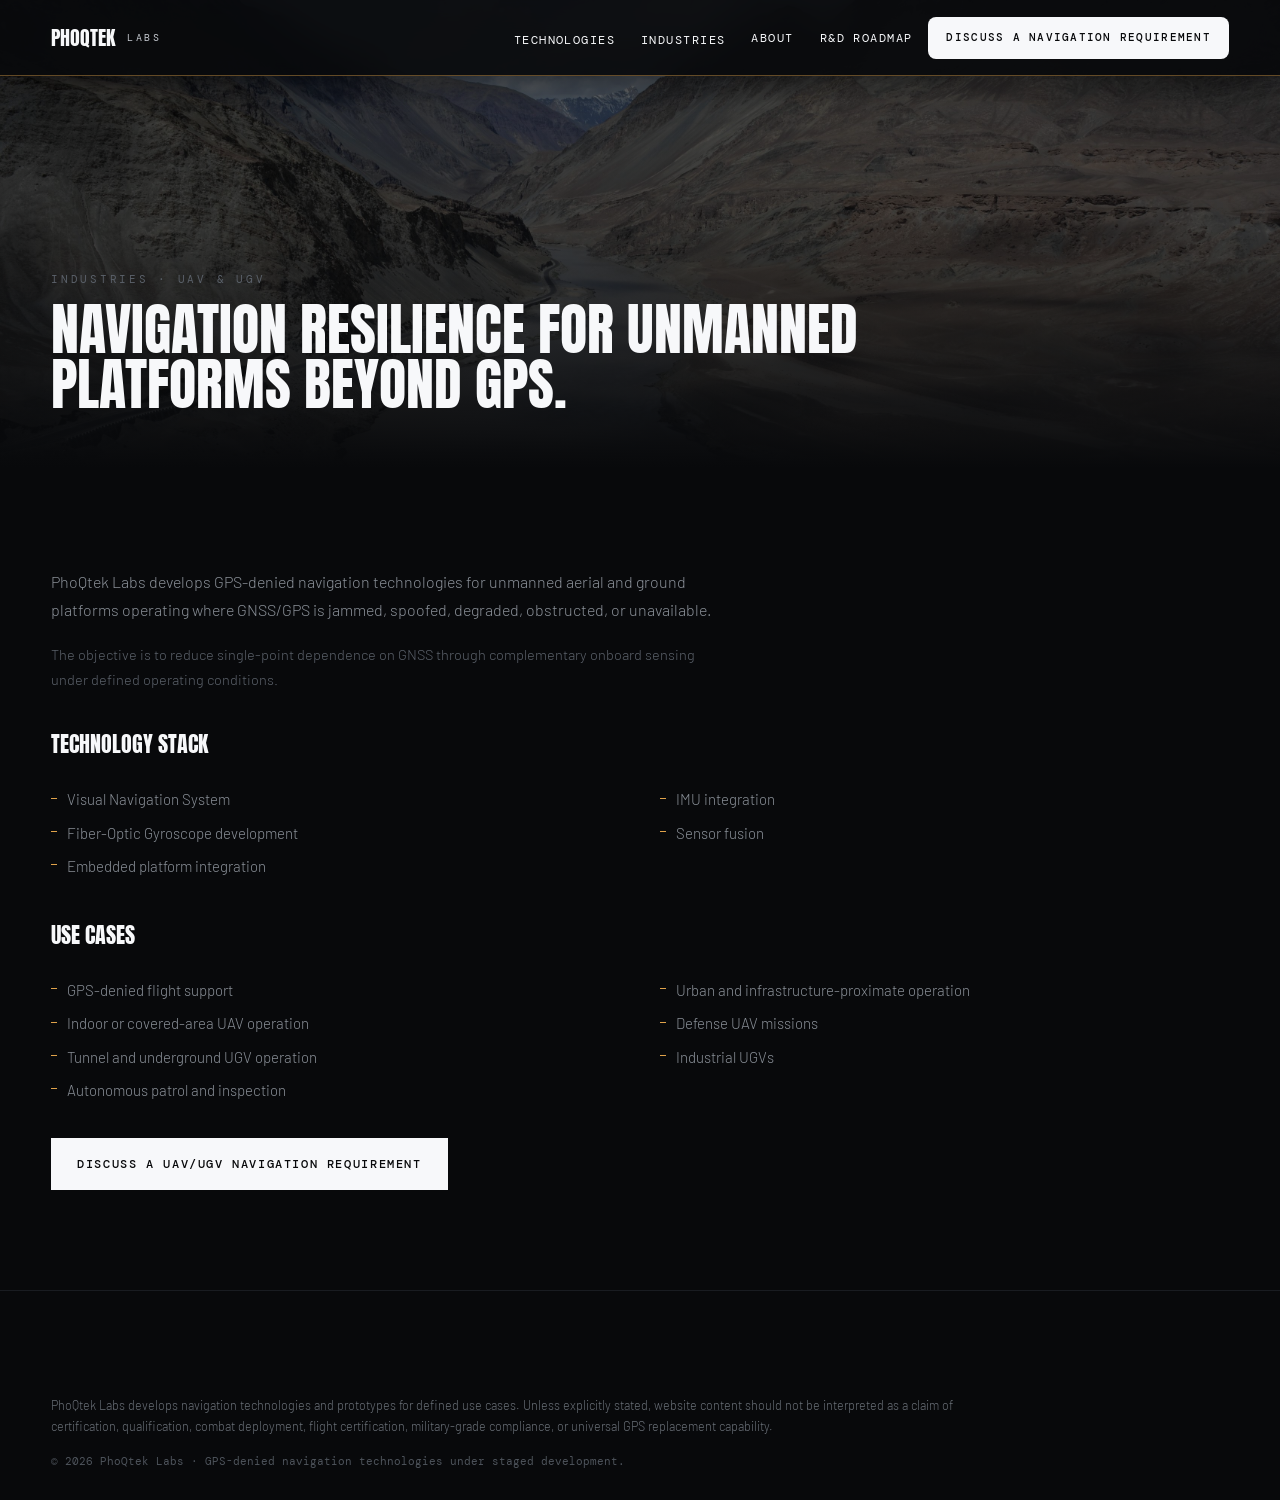
<file: industries/uav-ugv.html>
<!doctype html>
<html lang="en">
<head>
<meta charset="utf-8">
<meta name="viewport" content="width=device-width, initial-scale=1, viewport-fit=cover">
<title>UAV & UGV — PhoQtek Labs</title>
<link rel="preconnect" href="https://fonts.googleapis.com">
<link rel="preconnect" href="https://fonts.gstatic.com" crossorigin>
<link href="https://fonts.googleapis.com/css2?family=Anton&family=Barlow:wght@300;400;500;600&family=DM+Mono:wght@400;500&display=swap" rel="stylesheet">
<link rel="stylesheet" href="../css/site.css">
</head>
<body>
<header id="siteHeader">
  <a class="brand" href="../index.html"><span class="anton" style="font-size:20px;">PhoQtek</span><span class="mono" style="font-size:9.5px; letter-spacing:.26em;">LABS</span></a>
  <nav>
    <div class="fly hide-sm"><span>Technologies</span>
      <div class="fly-menu"><div>
        <a href="../technologies/visual-navigation.html">Visual Navigation System</a>
        <a href="../technologies/fiber-optic-gyroscope.html">Fiber-Optic Gyroscope</a>
      </div></div>
    </div>
    <div class="fly hide-sm"><span>Industries</span>
      <div class="fly-menu wide"><div>
        <a href="defense.html">Defense</a>
        <a href="aerospace.html">Aerospace</a>
        <a href="uav-ugv.html">UAV &amp; UGV</a>
        <a href="robotics.html">Robotics</a>
        <a href="autonomous-vehicles.html">Autonomous Vehicles</a>
        <a href="industrial-underground.html">Industrial &amp; Underground</a>
      </div></div>
    </div>
    <a href="../about.html">About</a>
    <a href="../roadmap.html">R&amp;D Roadmap</a>
  </nav>
  <a class="nav-cta" href="../contact.html"><span class="full">Discuss a navigation requirement</span><span class="short">Discuss a requirement</span></a>
  <button class="menu-btn" type="button" aria-label="Open menu" aria-controls="mobileNav" aria-expanded="false"><span></span><span></span></button>
</header>

<section class="page-hero">
  <img src="../assets/hero-gorge.jpg" alt="">
  <div class="shade"></div>
  <div class="copy">
    <p class="kicker">Industries · UAV & UGV</p>
    <h1 class="anton display" style="margin-top:16px;">Navigation resilience for unmanned platforms beyond GPS.</h1>
  </div>
</section>
<section class="block">
  <p style="max-width:680px; color:var(--body); font-weight:300; line-height:1.75;">PhoQtek Labs develops GPS-denied navigation technologies for unmanned aerial and ground platforms operating where GNSS/GPS is jammed, spoofed, degraded, obstructed, or unavailable.</p>
  <p style="margin-top:18px; max-width:680px; color:var(--meta); font-weight:300; line-height:1.7; font-size:14.5px;">The objective is to reduce single-point dependence on GNSS through complementary onboard sensing under defined operating conditions.</p>
      <h3 class="anton" style="margin-top:36px; font-size:22px;">Technology stack</h3>
    <ul class="use-list">
      <li>Visual Navigation System</li>
      <li>IMU integration</li>
      <li>Fiber-Optic Gyroscope development</li>
      <li>Sensor fusion</li>
      <li>Embedded platform integration</li>
    </ul>
    <h3 class="anton" style="margin-top:40px; font-size:22px;">Use cases</h3>
    <ul class="use-list">
      <li>GPS-denied flight support</li>
      <li>Urban and infrastructure-proximate operation</li>
      <li>Indoor or covered-area UAV operation</li>
      <li>Defense UAV missions</li>
      <li>Tunnel and underground UGV operation</li>
      <li>Industrial UGVs</li>
      <li>Autonomous patrol and inspection</li>
    </ul>
    <div class="cta-pair">
    <a class="btn-solid" href="../contact.html">Discuss a UAV/UGV navigation requirement</a>
  </div>
</section>
<footer>
  <p class="foot-claim">PhoQtek Labs develops navigation technologies and prototypes for defined use cases. Unless explicitly stated, website content should not be interpreted as a claim of certification, qualification, combat deployment, flight certification, military-grade compliance, or universal GPS replacement capability.</p>
  <p class="mono foot-copy">© 2026 PhoQtek Labs · GPS-denied navigation technologies under staged development.</p>
</footer>
<script src="../js/site.js"></script>
</body>
</html>
</file>
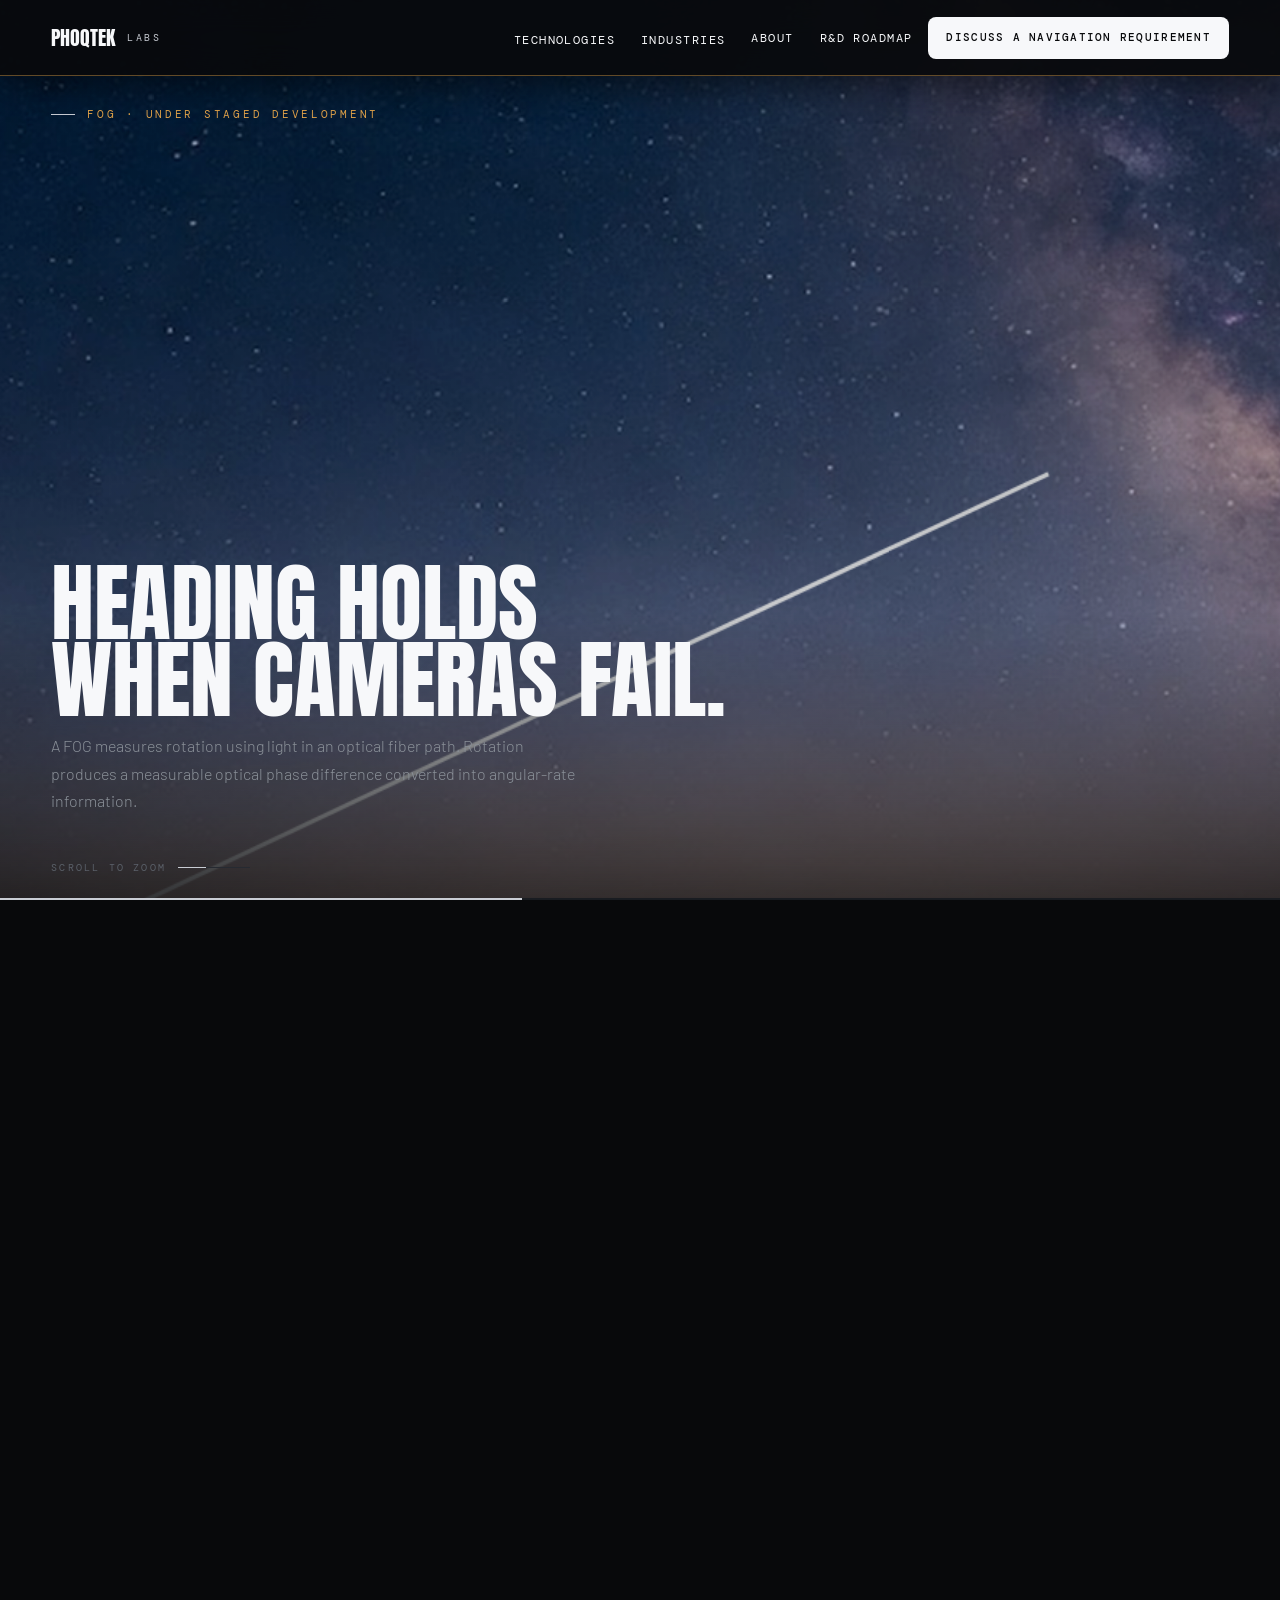
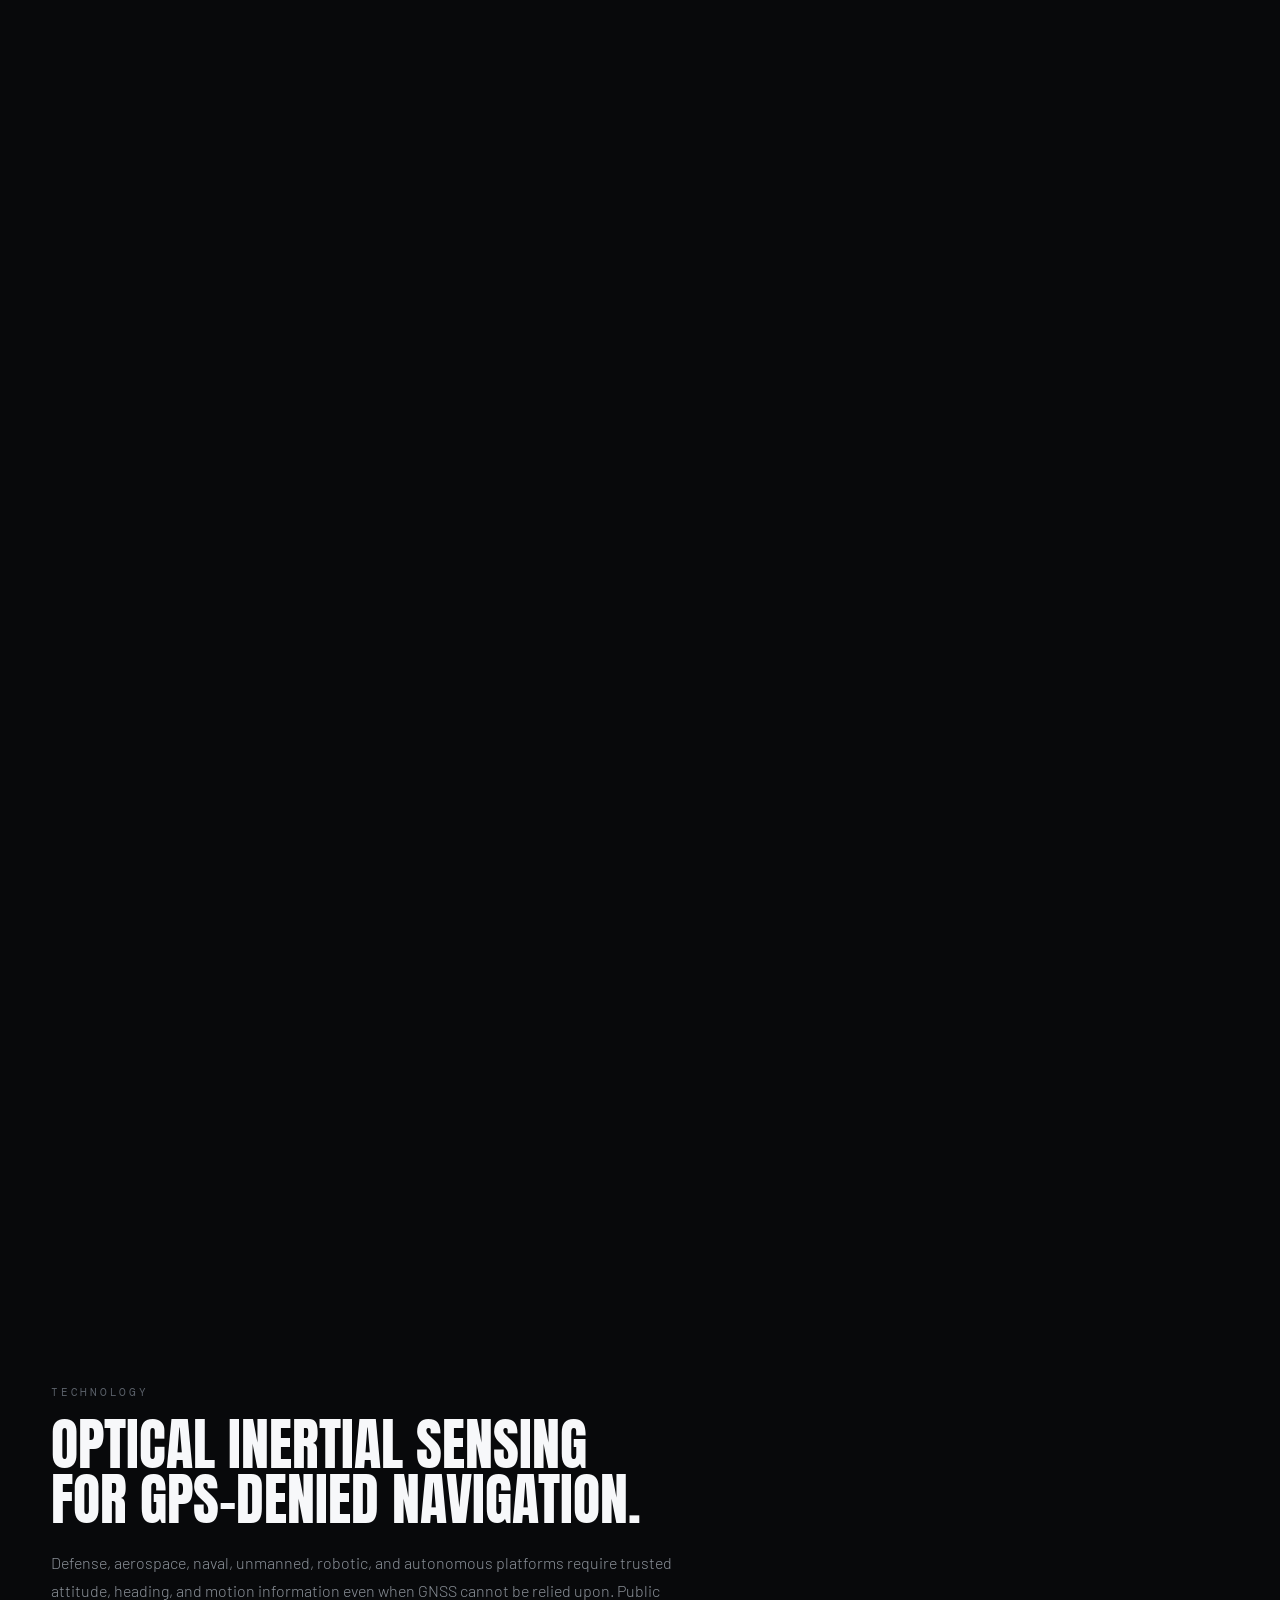
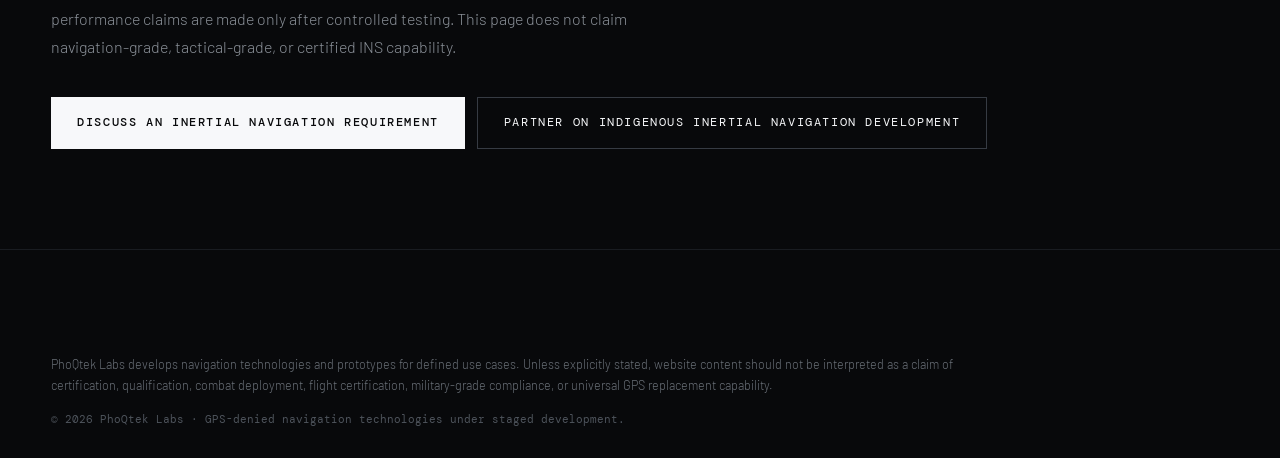
<file: technologies/fiber-optic-gyroscope.html>
<!doctype html>
<html lang="en">
<head>
<meta charset="utf-8">
<meta name="viewport" content="width=device-width, initial-scale=1, viewport-fit=cover">
<title>Fiber-Optic Gyroscope — PhoQtek Labs</title>
<link rel="preconnect" href="https://fonts.googleapis.com">
<link rel="preconnect" href="https://fonts.gstatic.com" crossorigin>
<link href="https://fonts.googleapis.com/css2?family=Anton&family=Barlow:wght@300;400;500;600&family=DM+Mono:wght@400;500&display=swap" rel="stylesheet">
<link rel="stylesheet" href="../css/site.css">
</head>
<body>
<header id="siteHeader">
  <a class="brand" href="../index.html"><span class="anton" style="font-size:20px;">PhoQtek</span><span class="mono" style="font-size:9.5px; letter-spacing:.26em;">LABS</span></a>
  <nav>
    <div class="fly hide-sm"><span>Technologies</span>
      <div class="fly-menu"><div>
        <a href="visual-navigation.html">Visual Navigation System</a>
        <a href="fiber-optic-gyroscope.html">Fiber-Optic Gyroscope</a>
      </div></div>
    </div>
    <div class="fly hide-sm"><span>Industries</span>
      <div class="fly-menu wide"><div>
        <a href="../industries/defense.html">Defense</a>
        <a href="../industries/aerospace.html">Aerospace</a>
        <a href="../industries/uav-ugv.html">UAV &amp; UGV</a>
        <a href="../industries/robotics.html">Robotics</a>
        <a href="../industries/autonomous-vehicles.html">Autonomous Vehicles</a>
        <a href="../industries/industrial-underground.html">Industrial &amp; Underground</a>
      </div></div>
    </div>
    <a href="../about.html">About</a>
    <a href="../roadmap.html">R&amp;D Roadmap</a>
  </nav>
  <a class="nav-cta" href="../contact.html"><span class="full">Discuss a navigation requirement</span><span class="short">Discuss a requirement</span></a>
  <button class="menu-btn" type="button" aria-label="Open menu" aria-controls="mobileNav" aria-expanded="false"><span></span><span></span></button>
</header>
<div class="pin tall" data-pin data-cuts="0.34,0.66">
  <div class="stage">
    <div class="world" data-world>
      <img class="poster" src="../assets/hero-sky.jpg" alt="Open sky">
      <video autoplay muted loop playsinline poster="../assets/hero-sky.jpg"><source src="../assets/hero-sky.mp4" type="video/mp4"></video>
      <div class="overlay">
        <svg viewBox="0 0 1000 1000" preserveAspectRatio="xMidYMid slice" aria-hidden="true">
          <ellipse cx="820" cy="220" rx="70" ry="26" fill="none" stroke="currentColor" stroke-width="1.4"/>
          <ellipse cx="820" cy="220" rx="42" ry="14" fill="none" stroke="#E0A24A" stroke-width=".8" opacity=".6"/>
          <path data-fog d="M160 760 L 880 420" fill="none" stroke="#F4F6F8" stroke-width="1.8" pathLength="100" stroke-dasharray="100" stroke-dashoffset="100"/>
        </svg>
      </div>
    </div>
    <div class="veil grain"></div>
    <div class="hud">
      <div class="hud-top"><div class="eyebrow"><i></i><span class="mono" style="font-size:10.5px; letter-spacing:.26em; text-transform:uppercase; color:var(--amber);">FOG · under staged development</span></div></div>
      <div class="copy-stack">
        <div class="copy-card is-on" data-copy="0"><h2 class="anton">Optical inertial<br>sensing.</h2><p class="sub">PhoQtek Labs is developing Fiber-Optic Gyroscope technology as part of its indigenous inertial navigation roadmap for platforms operating beyond reliable GNSS.</p></div>
        <div class="copy-card" data-copy="1"><h2 class="anton">Heading holds<br>when cameras fail.</h2><p class="sub">A FOG measures rotation using light in an optical fiber path. Rotation produces a measurable optical phase difference converted into angular-rate information.</p></div>
        <div class="copy-card" data-copy="2"><h2 class="anton metal-text">Staged development.</h2><p class="sub">FOG-based sensing can contribute angular-rate information to inertial navigation, stabilization, heading support, visual navigation, and sensor fusion. It is presented as under staged development.</p></div>
      </div>
    </div>
    <div class="scroll-cue"><span>Scroll to zoom</span><span class="bar"><i></i></span></div>
    <div class="progress"><i data-bar></i></div>
  </div>
</div>
<section class="block">
  <span class="kicker">Technology</span>
  <h2 class="anton display">Optical inertial sensing<br>for GPS-denied navigation.</h2>
  <p style="margin-top:22px; max-width:640px; color:var(--body); font-weight:300; line-height:1.75;">Defense, aerospace, naval, unmanned, robotic, and autonomous platforms require trusted attitude, heading, and motion information even when GNSS cannot be relied upon. Public performance claims are made only after controlled testing. This page does not claim navigation-grade, tactical-grade, or certified INS capability.</p>
  <div class="cta-pair">
    <a class="btn-solid" href="../contact.html">Discuss an inertial navigation requirement</a>
    <a class="btn-line" href="../contact.html">Partner on indigenous inertial navigation development</a>
  </div>
</section>
<footer>
  <p class="foot-claim">PhoQtek Labs develops navigation technologies and prototypes for defined use cases. Unless explicitly stated, website content should not be interpreted as a claim of certification, qualification, combat deployment, flight certification, military-grade compliance, or universal GPS replacement capability.</p>
  <p class="mono foot-copy">© 2026 PhoQtek Labs · GPS-denied navigation technologies under staged development.</p>
</footer>
<script src="../js/site.js"></script>
</body>
</html>
</file>
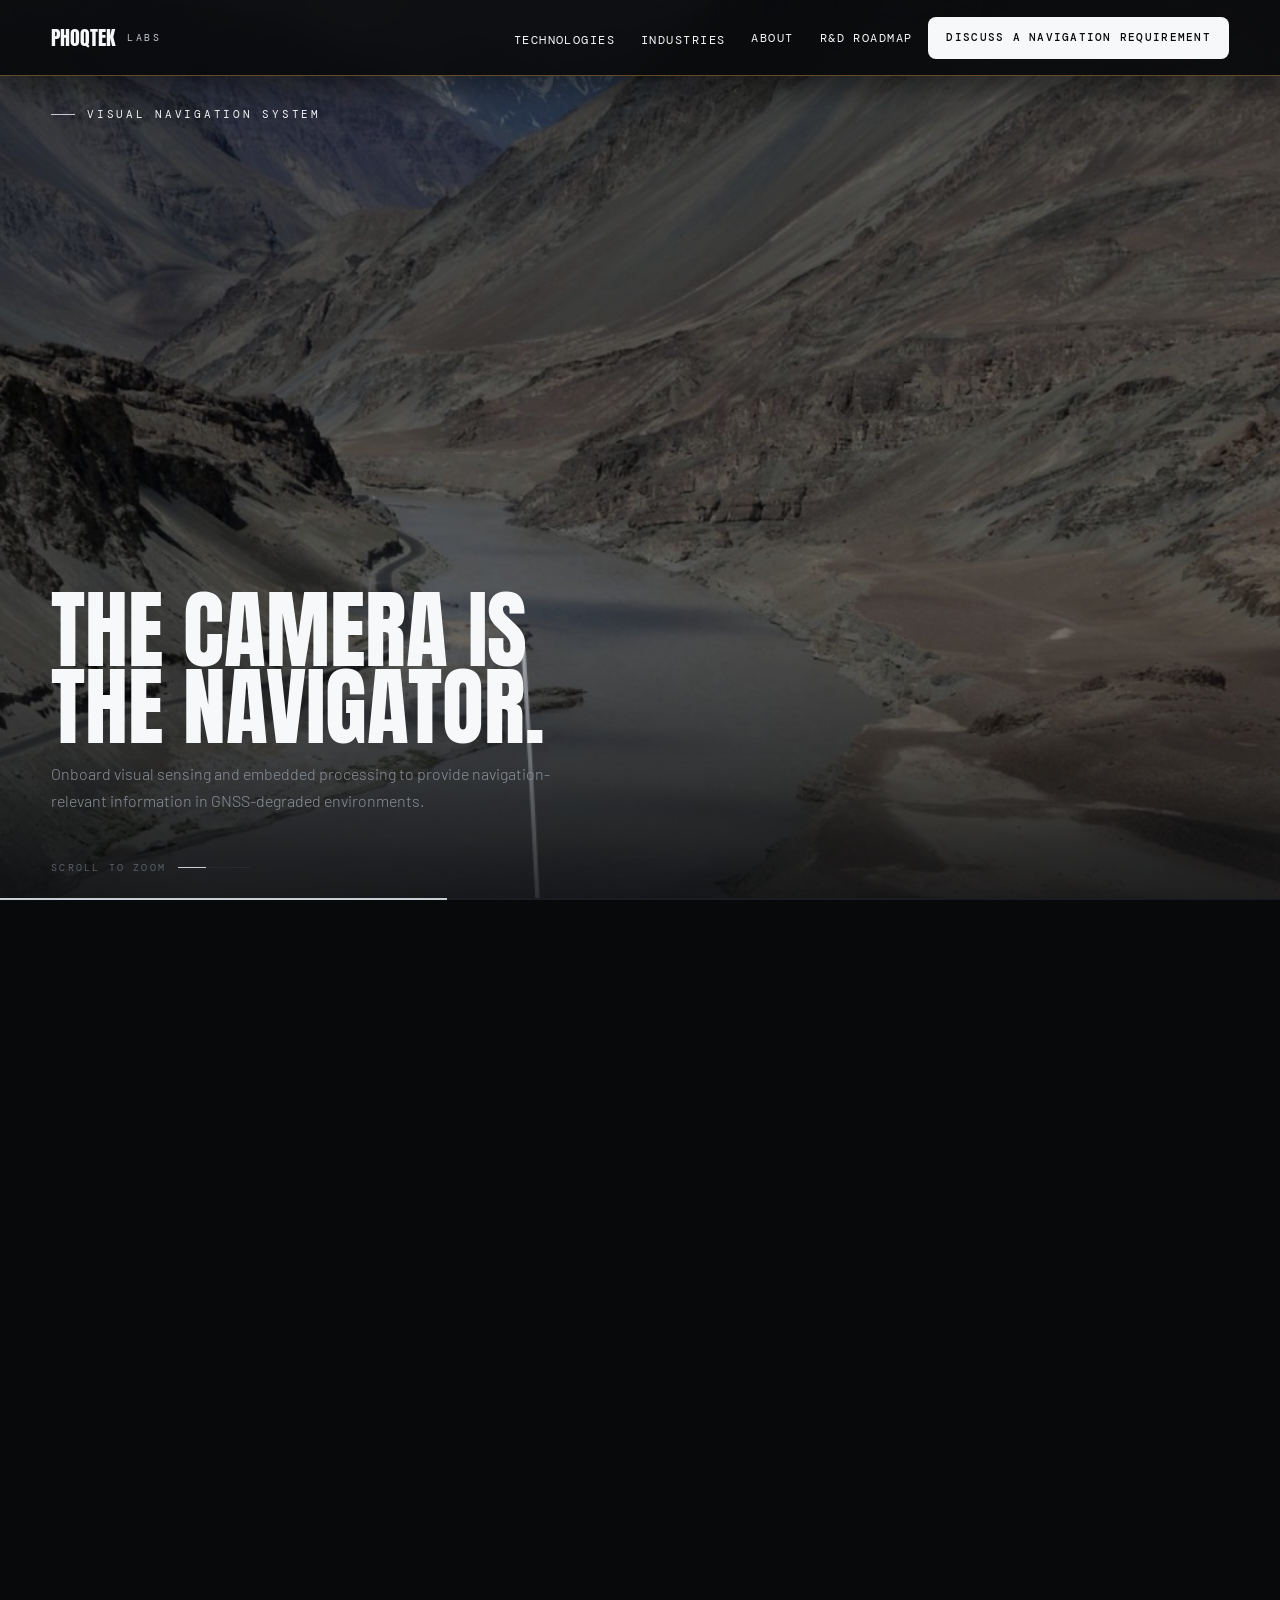
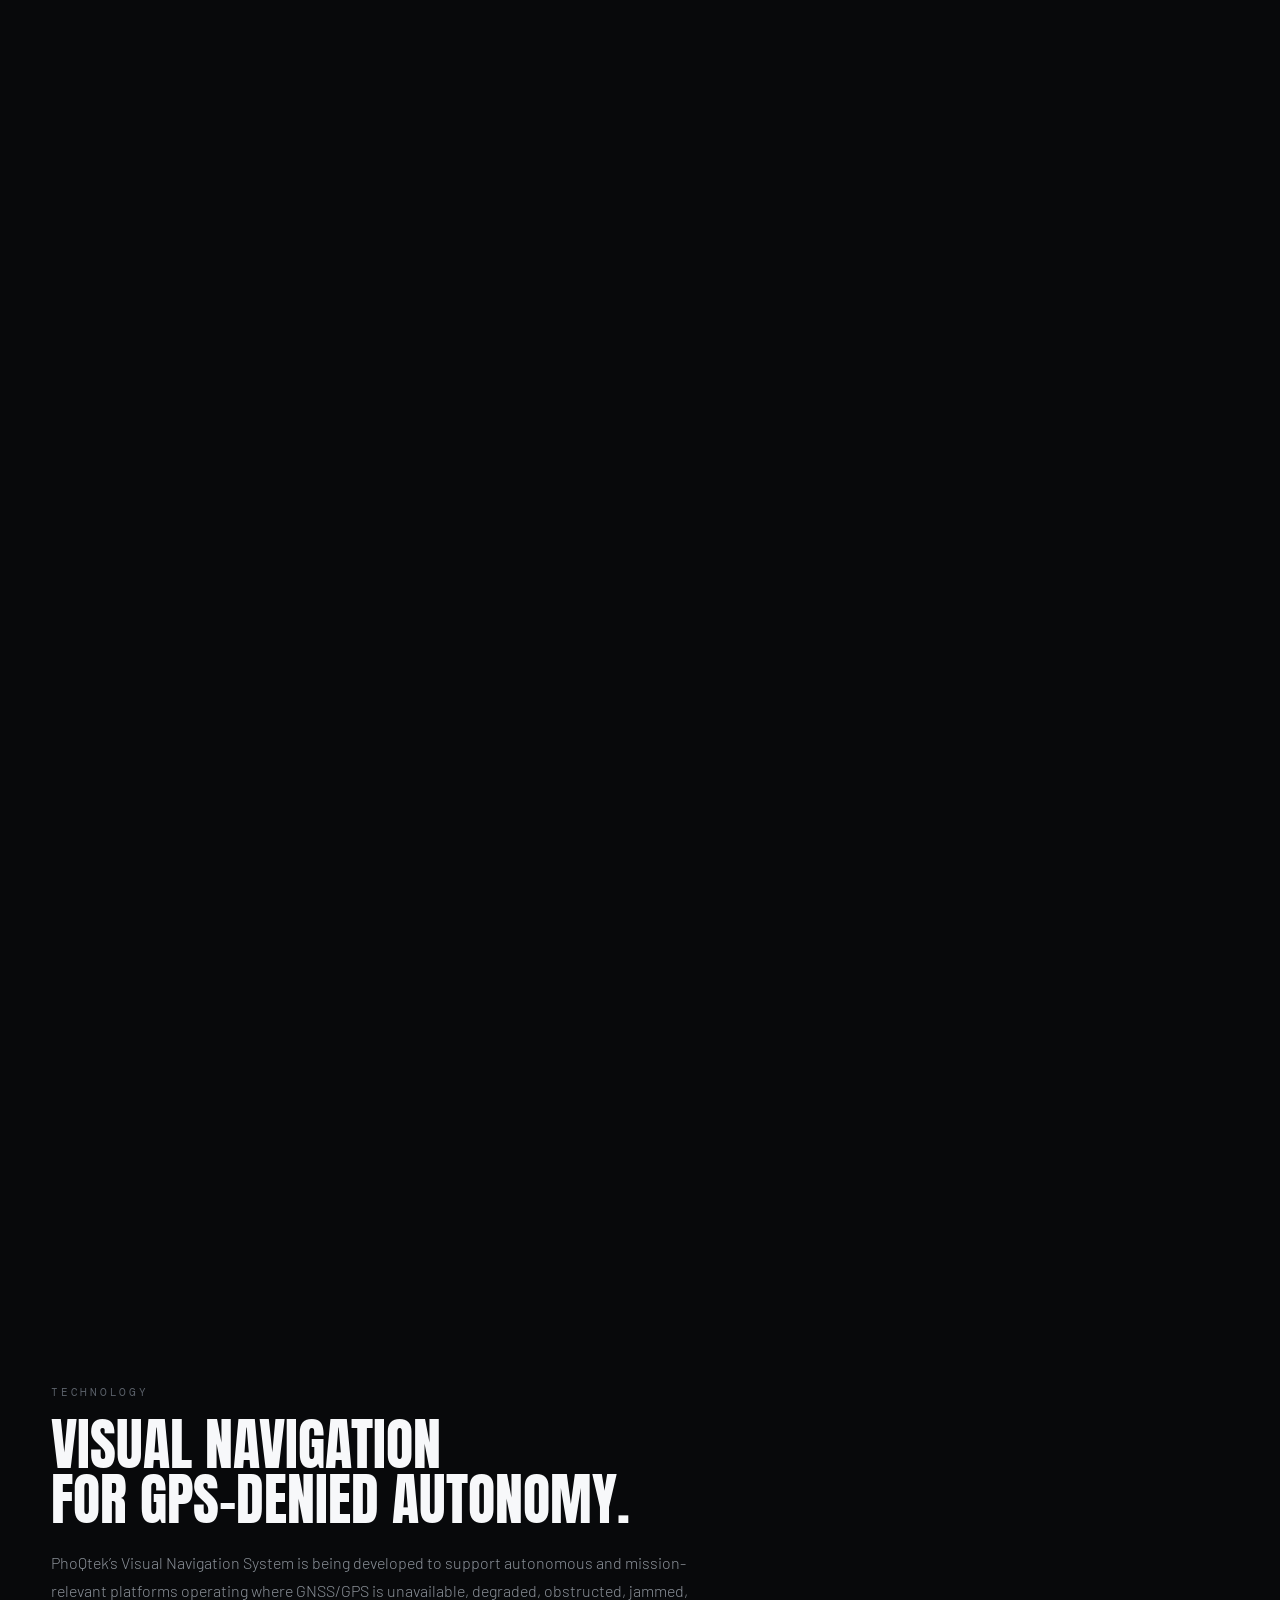
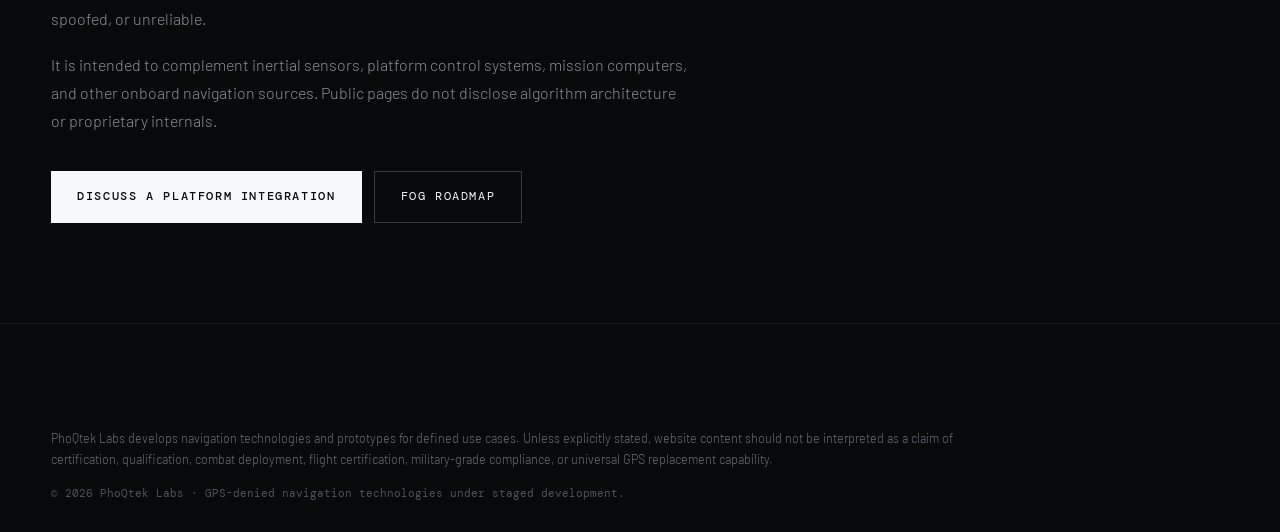
<file: technologies/visual-navigation.html>
<!doctype html>
<html lang="en">
<head>
<meta charset="utf-8">
<meta name="viewport" content="width=device-width, initial-scale=1, viewport-fit=cover">
<title>Visual Navigation System — PhoQtek Labs</title>
<link rel="preconnect" href="https://fonts.googleapis.com">
<link rel="preconnect" href="https://fonts.gstatic.com" crossorigin>
<link href="https://fonts.googleapis.com/css2?family=Anton&family=Barlow:wght@300;400;500;600&family=DM+Mono:wght@400;500&display=swap" rel="stylesheet">
<link rel="stylesheet" href="../css/site.css">
</head>
<body>
<header id="siteHeader">
  <a class="brand" href="../index.html">
    <span class="anton" style="font-size:20px;">PhoQtek</span>
    <span class="mono" style="font-size:9.5px; letter-spacing:.26em;">LABS</span>
  </a>
  <nav>
    <div class="fly hide-sm"><span>Technologies</span>
      <div class="fly-menu"><div>
        <a href="visual-navigation.html">Visual Navigation System</a>
        <a href="fiber-optic-gyroscope.html">Fiber-Optic Gyroscope</a>
      </div></div>
    </div>
    <div class="fly hide-sm"><span>Industries</span>
      <div class="fly-menu wide"><div>
        <a href="../industries/defense.html">Defense</a>
        <a href="../industries/aerospace.html">Aerospace</a>
        <a href="../industries/uav-ugv.html">UAV &amp; UGV</a>
        <a href="../industries/robotics.html">Robotics</a>
        <a href="../industries/autonomous-vehicles.html">Autonomous Vehicles</a>
        <a href="../industries/industrial-underground.html">Industrial &amp; Underground</a>
      </div></div>
    </div>
    <a href="../about.html">About</a>
    <a href="../roadmap.html">R&amp;D Roadmap</a>
  </nav>
  <a class="nav-cta" href="../contact.html"><span class="full">Discuss a navigation requirement</span><span class="short">Discuss a requirement</span></a>
  <button class="menu-btn" type="button" aria-label="Open menu" aria-controls="mobileNav" aria-expanded="false"><span></span><span></span></button>
</header>
<div class="pin tall" data-pin data-cuts="0.35,0.68">
  <div class="stage">
    <div class="world" data-world style="transform-origin:46% 48%;">
      <img src="../assets/hero-gorge.jpg" alt="GNSS-denied valley">
      <div class="overlay">
        <svg viewBox="0 0 1000 1000" preserveAspectRatio="xMidYMid slice" aria-hidden="true">
          <g data-vns fill="none" stroke="currentColor" stroke-width="1.6">
            <g transform="translate(180 520)"><path d="M-8 0H8M0 -8V8"/></g>
            <g transform="translate(300 360)"><path d="M-8 0H8M0 -8V8"/></g>
            <g transform="translate(520 420)"><path d="M-8 0H8M0 -8V8"/></g>
            <g transform="translate(700 390)"><path d="M-8 0H8M0 -8V8"/></g>
            <g transform="translate(410 540)"><path d="M-8 0H8M0 -8V8"/></g>
          </g>
          <path data-fog d="M455 960 C 448 700, 438 500, 415 330" fill="none" stroke="#D7DBE1" stroke-width="1.8" pathLength="100" stroke-dasharray="100" stroke-dashoffset="100"/>
        </svg>
      </div>
    </div>
    <div class="veil grain"></div>
    <div class="hud">
      <div class="hud-top"><div class="eyebrow"><i></i><span class="mono" style="font-size:10.5px; letter-spacing:.26em; text-transform:uppercase;">Visual Navigation System</span></div></div>
      <div class="copy-stack">
        <div class="copy-card is-on" data-copy="0"><h2 class="anton">The camera is<br>the navigator.</h2><p class="sub">Onboard visual sensing and embedded processing to provide navigation-relevant information in GNSS-degraded environments.</p></div>
        <div class="copy-card" data-copy="1"><h2 class="anton">Visual lock.<br>Environment-dependent.</h2><p class="sub">Performance depends on lighting, visibility, terrain structure, environmental texture, weather, vibration, and sensor placement.</p></div>
        <div class="copy-card" data-copy="2"><h2 class="anton metal-text">Platform-specific.</h2><p class="sub">The final configuration is validated against the intended operating environment. It complements inertial sensors and other onboard sources.</p></div>
      </div>
    </div>
    <div class="scroll-cue"><span>Scroll to zoom</span><span class="bar"><i></i></span></div>
    <div class="progress"><i data-bar></i></div>
  </div>
</div>
<section class="block">
  <span class="kicker">Technology</span>
  <h2 class="anton display">Visual Navigation<br>for GPS-denied autonomy.</h2>
  <p style="margin-top:22px; max-width:640px; color:var(--body); font-weight:300; line-height:1.75;">PhoQtek’s Visual Navigation System is being developed to support autonomous and mission-relevant platforms operating where GNSS/GPS is unavailable, degraded, obstructed, jammed, spoofed, or unreliable.</p>
  <p style="margin-top:18px; max-width:640px; color:var(--body); font-weight:300; line-height:1.75;">It is intended to complement inertial sensors, platform control systems, mission computers, and other onboard navigation sources. Public pages do not disclose algorithm architecture or proprietary internals.</p>
  <div style="margin-top:36px; display:flex; gap:12px; flex-wrap:wrap;">
    <a class="btn-solid" href="../contact.html">Discuss a platform integration</a>
    <a class="btn-line" href="fiber-optic-gyroscope.html">FOG roadmap</a>
  </div>
</section>
<footer>
  <p class="foot-claim">PhoQtek Labs develops navigation technologies and prototypes for defined use cases. Unless explicitly stated, website content should not be interpreted as a claim of certification, qualification, combat deployment, flight certification, military-grade compliance, or universal GPS replacement capability.</p>
  <p class="mono foot-copy">© 2026 PhoQtek Labs · GPS-denied navigation technologies under staged development.</p>
</footer>
<script src="../js/site.js"></script>
</body>
</html>
</file>
<file: css/site.css>
:root {
  --bg: #08090B; --band: #0C0E11; --line: #262A31; --line-soft: #191C21;
  --silver: #C9CDD4; --white: #F7F8FA; --body: #8A9098; --meta: #5A6069;
  --amber: #E0A24A; --amber-line: #4A3A22; --gutter: clamp(20px, 4vw, 56px);
}
* { box-sizing: border-box; }
html, body { margin: 0; background: var(--bg); color: var(--white); overflow-x: clip; max-width: 100%; }
html { scroll-padding-top: 84px; }
body { font-family: Barlow, "Helvetica Neue", Helvetica, sans-serif; -webkit-font-smoothing: antialiased; }
a { color: var(--silver); text-decoration: none; }
a:hover { color: var(--white); }
h1, h2, h3, p { margin: 0; overflow-wrap: break-word; }
.anton { font-family: Anton, "Arial Narrow", Impact, sans-serif; font-weight: 400; text-transform: uppercase; }
.mono { font-family: "DM Mono", ui-monospace, monospace; }
.metal-text {
  background: linear-gradient(100deg, #6E747E 0%, #D7DBE1 16%, #878D96 34%, #F4F6F8 50%, #7C828B 64%, #CDD2D8 80%, #5E646E 100%);
  -webkit-background-clip: text; background-clip: text; color: transparent;
}
.grain { pointer-events: none; background-image: radial-gradient(circle at 1px 1px, rgba(201,205,212,.09) 1px, transparent 0); background-size: 3px 3px; }

header {
  position: fixed; inset: 0 0 auto 0; z-index: 50;
  display: flex; align-items: center; justify-content: space-between;
  gap: 16px; min-width: 0;
  padding: 0 var(--gutter); height: 76px;
  background: rgba(8,9,11,.92);
  border-bottom: 1px solid rgba(224,162,74,.42);
  backdrop-filter: blur(16px);
  box-shadow: 0 12px 32px rgba(0,0,0,.45);
  border-radius: 0;
  transition: top .4s cubic-bezier(.22,1,.36,1), left .4s cubic-bezier(.22,1,.36,1), right .4s cubic-bezier(.22,1,.36,1), width .4s cubic-bezier(.22,1,.36,1), height .4s cubic-bezier(.22,1,.36,1), padding .4s cubic-bezier(.22,1,.36,1), border-radius .4s cubic-bezier(.22,1,.36,1), transform .4s cubic-bezier(.22,1,.36,1), background .3s ease, box-shadow .4s ease;
}
header.is-solid {
  top: 12px;
  left: 50%;
  right: auto;
  width: min(1320px, calc(100% - 48px));
  transform: translateX(-50%);
  height: 72px;
  padding: 0 22px 0 26px;
  border-radius: 999px;
  background: rgba(8,9,11,.94);
  border: 1px solid rgba(224,162,74,.5);
  box-shadow: 0 16px 40px rgba(0,0,0,.5);
}
header.is-open {
  top: 0; left: 0; right: 0;
  width: auto;
  transform: none;
  height: 76px;
  padding: 0 var(--gutter);
  border-radius: 0;
  background: rgba(8,9,11,.96);
}
.brand { display: flex; align-items: center; gap: 12px; color: var(--white); min-width: 0; flex-shrink: 0; margin-right: auto; }
.brand svg { transition: width .3s ease, height .3s ease; }
.brand .anton { transition: font-size .3s ease; }
.brand .mono { color: var(--silver); transition: opacity .25s ease, width .3s ease; }
header.is-solid .brand .anton { font-size: 18px !important; }
header.is-solid nav { gap: 16px; }
header.is-solid .nav-cta { height: 40px; padding: 0 16px; border-radius: 999px; }
nav { display: flex; align-items: center; gap: 26px; min-width: 0; }
nav a, nav span {
  font-family: "DM Mono", ui-monospace, monospace;
  font-size: 12px; letter-spacing: .12em; text-transform: uppercase;
  color: var(--white);
}
nav a:hover, nav span:hover { color: var(--amber); }
.fly { position: relative; }
.fly:hover .fly-menu, .fly:focus-within .fly-menu { display: block; }
.fly-menu { display: none; position: absolute; top: 100%; left: 0; min-width: 260px; padding-top: 12px; }
.fly-menu.wide { min-width: 420px; }
.fly-menu > div { background: #0C0E11; border: 1px solid var(--line); padding: 10px 0; }
.fly-menu.wide > div { display: grid; grid-template-columns: 1fr 1fr; }
.fly-menu a { display: block; padding: 10px 16px; }
.nav-cta {
  display: inline-flex; align-items: center; justify-content: center;
  height: 42px; padding: 0 18px; flex-shrink: 0; white-space: nowrap;
  background: var(--white); color: var(--bg); font-weight: 500;
  font-family: "DM Mono", ui-monospace, monospace; font-size: 10.5px;
  letter-spacing: .12em; text-transform: uppercase;
  border-radius: 8px;
  transition: height .3s ease, padding .3s ease, font-size .3s ease, border-radius .3s ease;
}
.nav-cta:hover { color: var(--bg); opacity: .92; }
.nav-cta .short { display: none; }
.menu-btn {
  display: none; width: 38px; height: 38px; min-width: 38px; padding: 0;
  margin-left: 0; flex-shrink: 0; box-sizing: border-box;
  border: 1px solid var(--white); background: transparent; color: var(--white);
  align-items: center; justify-content: center; flex-direction: column; gap: 6px;
  cursor: pointer; -webkit-appearance: none; appearance: none;
}
.menu-btn span { display: block; width: 14px; height: 1px; background: currentColor; transition: transform .2s ease; }
.menu-btn[aria-expanded="true"] span:first-child { transform: translateY(3.5px) rotate(45deg); }
.menu-btn[aria-expanded="true"] span:last-child { transform: translateY(-3.5px) rotate(-45deg); }
header.is-solid + .mobile-nav { inset: 76px 12px 12px; border-radius: 24px; }
header.is-open + .mobile-nav { inset: 76px 0 0 0; border-radius: 0; }
.mobile-nav {
  display: none; position: fixed; inset: 76px 0 0 0; z-index: 49;
  background: rgba(8,9,11,.97); padding: 12px var(--gutter) 48px;
  overflow-x: hidden; overflow-y: auto; -webkit-overflow-scrolling: touch;
}
.mobile-nav.is-open { display: block; }
.mobile-nav .hide-sm { display: block; }
.mobile-nav .fly > span {
  display: block; margin: 22px 0 8px;
  font-family: "DM Mono", ui-monospace, monospace; font-size: 10px;
  letter-spacing: .22em; text-transform: uppercase; color: var(--meta);
}
.mobile-nav .fly-menu { display: block; position: static; min-width: 0; padding: 0; }
.mobile-nav .fly-menu.wide { min-width: 0; }
.mobile-nav .fly-menu > div,
.mobile-nav .fly-menu.wide > div { display: block; background: transparent; border: 0; padding: 0; }
.mobile-nav a {
  display: block; padding: 13px 0;
  border-bottom: 1px solid var(--line-soft);
  font-family: "DM Mono", ui-monospace, monospace; font-size: 12px;
  letter-spacing: .12em; text-transform: uppercase; color: var(--silver);
}
.mobile-nav .nav-cta {
  display: inline-flex; width: auto; max-width: 100%;
  margin-top: 28px; padding: 0 18px; height: 44px;
  border-bottom: 1px solid var(--silver);
  white-space: normal; text-align: center; line-height: 1.2;
}
body.menu-open { overflow: hidden; }

.track { position: relative; background: #020308; }
.runway { height: 800vh; pointer-events: none; }
.over-copy { position: relative; z-index: 8; }
.over-copy .ticker,
.over-copy .proof,
.over-copy .block {
  background: rgba(8,9,11,.58);
  backdrop-filter: blur(8px);
}
.hud.is-away,
.acts.is-away,
.scroll-cue.is-away { opacity: 0; pointer-events: none; transition: opacity .35s ease; }
.stage-gl {
  position: sticky; top: 0; height: 100vh; height: 100dvh; overflow: hidden; background: #020308; z-index: 1;
}
.stage-gl > canvas#gl { display: block; width: 100%; height: 100%; position: relative; z-index: 0; }
.stage-gl > canvas#gl.is-off { opacity: 0; }
.stage-gl .veil {
  background: linear-gradient(to top, rgba(8,9,11,.58) 0%, rgba(8,9,11,.04) 38%, rgba(8,9,11,.22) 100%);
}
.act-film {
  position: absolute; inset: 0; z-index: 1; opacity: 0;
  transition: opacity .45s ease; pointer-events: none; overflow: hidden;
}
.act-film.is-on { opacity: 1; }
.seq-still,
.seq-reel {
  position: absolute; inset: 0; z-index: 1;
  width: 100%; height: 100%; display: block;
  pointer-events: none; background: #020308;
}
.seq-still { object-fit: cover; }
.seq-reel { z-index: 2; }
.act-film video {
  width: 100%; height: 100%; object-fit: cover; display: block;
  image-rendering: auto;
}
.gl-fallback {
  position: absolute; inset: 0; z-index: 1;
}
.gl-fallback video, .gl-fallback img {
  width: 100%; height: 100%; object-fit: cover; display: block;
}
.gl-fallback[hidden] { display: none; }
.gl-fade {
  position: absolute; inset: 0; z-index: 5; pointer-events: none;
  background: #020308; opacity: 0; transition: none;
}
.pin { position: relative; height: 280vh; }
.pin.tall { height: 320vh; }
.stage { position: sticky; top: 0; height: 100vh; height: 100dvh; overflow: hidden; background: #050608; }
.world { position: absolute; inset: -16%; will-change: transform; transform-origin: 50% 55%; }
.world video, .world img {
  width: 100%; height: 100%; object-fit: cover; display: block;
  filter: saturate(.92) contrast(1.06);
}
.world img.poster { position: absolute; inset: 0; }
.veil {
  position: absolute; inset: 0; pointer-events: none;
  background: linear-gradient(to top, rgba(8,9,11,.82) 0%, rgba(8,9,11,.18) 32%, rgba(8,9,11,.28) 100%);
}
.overlay { position: absolute; inset: 0; pointer-events: none; }
.overlay svg { width: 100%; height: 100%; display: block; }
.hud { position: absolute; inset: 0; z-index: 6; pointer-events: none; padding: 110px var(--gutter) 86px; display: flex; flex-direction: column; justify-content: flex-end; min-width: 0; }
.hud-top { position: absolute; left: var(--gutter); right: var(--gutter); top: 108px; display: flex; justify-content: space-between; gap: 20px; min-width: 0; }
.eyebrow { display: flex; align-items: center; gap: 12px; }
.eyebrow i { width: 24px; height: 1px; background: var(--silver); }
.copy-stack { position: relative; width: min(860px, 100%); max-width: 100%; min-height: 220px; min-width: 0; }
.copy-card { position: absolute; left: 0; bottom: 0; right: 0; max-width: 100%; opacity: 0; transition: opacity .28s ease; }
.copy-card.is-on { opacity: 1; }
.copy-card h2 { font-size: clamp(40px, 6.8vw, 86px); line-height: .9; max-width: 100%; }
.copy-card .lead { margin-top: 16px; font-size: 20px; font-weight: 500; }
.copy-card .sub { margin-top: 14px; font-size: 16px; line-height: 1.7; font-weight: 300; color: var(--body); max-width: min(540px, 100%); }
.status { font-family: "DM Mono", ui-monospace, monospace; font-size: 10.5px; letter-spacing: .16em; text-transform: uppercase; text-align: right; color: rgba(247,248,250,.65); min-width: 0; }
.status b { color: var(--white); font-weight: 500; }
.status b.warn { color: var(--amber); }
.acts { position: absolute; right: var(--gutter); top: 50%; transform: translateY(-50%); z-index: 7; display: flex; flex-direction: column; gap: 16px; }
.acts a, .acts span { font-family: "DM Mono", ui-monospace, monospace; font-size: 10px; letter-spacing: .18em; text-transform: uppercase; color: var(--meta); writing-mode: vertical-rl; transform: rotate(180deg); }
.acts .on, .acts a:hover { color: var(--white); }
.scroll-cue { position: absolute; left: var(--gutter); bottom: 26px; z-index: 7; display: flex; align-items: center; gap: 12px; font-family: "DM Mono", ui-monospace, monospace; font-size: 10px; letter-spacing: .22em; text-transform: uppercase; color: var(--meta); }
.scroll-cue .bar { width: 72px; height: 1px; background: var(--line); overflow: hidden; position: relative; }
.scroll-cue .bar i { position: absolute; inset: 0 auto 0 0; width: 28px; background: var(--silver); animation: cue 2.4s ease-in-out infinite; }
@keyframes cue { from { transform: translateX(-28px);} to { transform: translateX(72px);} }
.progress { position: absolute; left: 0; right: 0; bottom: 0; height: 2px; background: #191C21; z-index: 8; }
.progress i { display: block; height: 100%; width: 0; background: var(--silver); }

.ticker, .proof { display: flex; align-items: center; justify-content: space-between; gap: 16px; flex-wrap: wrap; padding: 0 var(--gutter); border-bottom: 1px solid var(--line-soft); }
.ticker { min-height: 64px; height: auto; padding-top: 18px; padding-bottom: 18px; }
.ticker span { font-family: "DM Mono", ui-monospace, monospace; font-size: 10.5px; letter-spacing: .18em; text-transform: uppercase; color: var(--meta); }
.ticker .warn { color: var(--amber); }
.proof { min-height: 72px; height: auto; padding-top: 18px; padding-bottom: 18px; }
.proof .div { width: 1px; height: 22px; background: var(--line); }

section.block { padding: 100px var(--gutter); border-bottom: 1px solid var(--line-soft); }
.kicker { font-family: "DM Mono", ui-monospace, monospace; font-size: 10.5px; letter-spacing: .26em; text-transform: uppercase; color: var(--meta); }
.kicker.amber { color: var(--amber); }
h1.display, h2.display { margin-top: 18px; font-size: clamp(30px, 7vw, 56px); line-height: .98; max-width: 100%; }
.grid-6 { display: grid; grid-template-columns: repeat(6, 1fr); border-top: 1px solid var(--line); border-left: 1px solid var(--line); }
.grid-6 > * { border-right: 1px solid var(--line); border-bottom: 1px solid var(--line); padding: 26px 20px 32px; }
.grid-4 { display: grid; grid-template-columns: repeat(4, 1fr); gap: 1px; background: var(--line); border: 1px solid var(--line); }
.grid-4 > * { background: var(--bg); padding: 32px 26px 40px; display: flex; flex-direction: column; gap: 14px; min-height: 220px; }
.grid-3 { display: grid; grid-template-columns: repeat(3, 1fr); gap: 1px; background: var(--line); border: 1px solid var(--line); }
.grid-3 > * { background: var(--bg); padding: 36px 30px 44px; }
.claim { display: flex; gap: 18px; border: 1px solid var(--amber-line); padding: 26px 28px; }
.btn-solid, .btn-line { display: inline-flex; align-items: center; justify-content: center; min-height: 52px; height: auto; padding: 14px 26px; max-width: 100%; font-family: "DM Mono", ui-monospace, monospace; font-size: 11.5px; letter-spacing: .14em; text-transform: uppercase; text-align: center; white-space: normal; }
.btn-solid { background: var(--white); color: var(--bg); font-weight: 500; border: 0; cursor: pointer; }
.btn-solid:hover { color: var(--bg); opacity: .9; }
.btn-line { border: 1px solid #363B43; color: var(--white); }
.cta-row { display: flex; align-items: flex-end; justify-content: space-between; gap: 48px; flex-wrap: wrap; }
.cta-row > div { min-width: 0; max-width: 100%; }
.cta-title { font-size: clamp(28px, 5.8vw, 68px); line-height: .95; }
.cta-band {
  background: linear-gradient(180deg, #121418 0%, var(--bg) 100%);
  border-top: 2px solid var(--amber);
  border-bottom: 1px solid var(--amber-line);
}
.cta-band .btn-solid { min-height: 56px; padding: 16px 28px; font-size: 12px; }
footer { padding: 64px var(--gutter) 32px; }
.foot-grid { display: grid; grid-template-columns: 1.4fr 1fr 1fr 1fr; gap: 32px; }
.foot-claim {
  margin-top: 40px; max-width: 920px;
  font-size: 12.5px; line-height: 1.7; font-weight: 300; color: #6A7078;
}
.foot-copy { margin-top: 16px; font-size: 11px; color: #4E545C; }
.cap-table { width: 100%; border-collapse: collapse; margin-top: 40px; }
.cap-table th, .cap-table td {
  text-align: left; vertical-align: top;
  padding: 18px 20px; border-bottom: 1px solid var(--line);
  font-weight: 300; line-height: 1.65;
}
.cap-table th {
  font-family: "DM Mono", ui-monospace, monospace;
  font-size: 10.5px; letter-spacing: .18em; text-transform: uppercase;
  color: var(--meta); font-weight: 500;
}
.cap-table td:first-child {
  width: 28%; color: var(--white); font-weight: 500;
}
.cap-table td:last-child { color: var(--body); }
.use-list {
  display: grid; grid-template-columns: 1fr 1fr;
  gap: 10px 40px; margin-top: 28px; padding: 0; list-style: none;
}
.use-list li {
  position: relative; padding-left: 16px;
  color: var(--body); font-weight: 300; line-height: 1.55; font-size: 15px;
}
.use-list li::before {
  content: ""; position: absolute; left: 0; top: .62em;
  width: 6px; height: 1px; background: var(--amber);
}
.inq {
  display: grid; grid-template-columns: 1fr 1fr; gap: 16px 20px; margin-top: 36px;
}
.inq .full { grid-column: 1 / -1; }
.inq label {
  display: flex; flex-direction: column; gap: 8px;
  font-family: "DM Mono", ui-monospace, monospace;
  font-size: 10px; letter-spacing: .16em; text-transform: uppercase; color: var(--meta);
}
.inq input, .inq select, .inq textarea {
  width: 100%; box-sizing: border-box;
  background: #0C0E11; color: var(--white);
  border: 1px solid var(--line); padding: 12px 14px;
  font-family: Barlow, "Helvetica Neue", Helvetica, sans-serif;
  font-size: 16px; font-weight: 300;
}
.inq textarea { min-height: 120px; resize: vertical; }
.inq input:focus, .inq select:focus, .inq textarea:focus {
  outline: none; border-color: var(--amber);
}
.cta-pair { display: flex; gap: 12px; flex-wrap: wrap; margin-top: 36px; }
.page-hero { position: relative; min-height: 52vh; display: flex; align-items: flex-end; padding: 140px var(--gutter) 56px; overflow: hidden; }
.page-hero img { position: absolute; inset: 0; width: 100%; height: 100%; object-fit: cover; }
.page-hero .shade { position: absolute; inset: 0; background: linear-gradient(to top, #08090B 0%, rgba(8,9,11,.45) 55%, rgba(8,9,11,.35) 100%); }
.page-hero .copy { position: relative; z-index: 1; width: 100%; max-width: 880px; min-width: 0; }

@media (max-width: 900px) {
  html { scroll-padding-top: 72px; }
  :root { --gutter: clamp(16px, 5vw, 28px); }
  nav { display: none; }
  .menu-btn { display: inline-flex; width: 44px; height: 44px; min-width: 44px; }
  header > .nav-cta { display: none; }
  header {
    height: 64px;
    padding: 0 max(var(--gutter), env(safe-area-inset-right, 0px)) 0 max(var(--gutter), env(safe-area-inset-left, 0px));
  }
  header.is-solid {
    top: 0; left: 0; right: 0;
    width: auto; transform: none;
    height: 64px;
    padding: 0 max(var(--gutter), env(safe-area-inset-right, 0px)) 0 max(var(--gutter), env(safe-area-inset-left, 0px));
    border-radius: 0;
    border-left: 0; border-right: 0;
  }
  header.is-open { height: 64px; }
  header.is-solid + .mobile-nav,
  header.is-open + .mobile-nav { inset: 64px 0 0 0; border-radius: 0; }
  .brand .anton { font-size: 18px !important; }
  .runway { height: 880vh; }
  .pin, .pin.tall { height: 220vh; }
  .acts { display: none; }
  .grid-6, .grid-4, .grid-3, .foot-grid, .use-list, .inq { grid-template-columns: 1fr 1fr; }
  .hud { padding: 88px var(--gutter) 64px; }
  .hud-top { top: 80px; flex-direction: column; align-items: flex-start; gap: 8px; }
  .status { text-align: left; }
  .copy-stack { min-height: 150px; }
  .copy-card h2 { font-size: clamp(26px, 8.2vw, 52px); }
  .copy-card .lead { font-size: 17px; }
  .copy-card .sub { font-size: 15px; }
  .scroll-cue { bottom: 18px; }
  section.block { padding: 72px var(--gutter); }
  .page-hero { padding: 112px var(--gutter) 44px; min-height: 62vh; }
  .cta-row { gap: 28px; }
  .cta-row > div:last-child,
  .cta-pair { width: 100%; }
  .btn-solid, .btn-line { width: 100%; box-sizing: border-box; }
  .mobile-nav .nav-cta {
    display: flex; width: 100%; max-width: 100%;
    margin-top: 28px; height: auto; min-height: 48px; padding: 14px 18px;
    color: var(--bg); border-bottom: 0; border-radius: 8px;
  }
  .mobile-nav .nav-cta:hover { color: var(--bg); }
  .mobile-nav .nav-cta .full { display: inline; }
  .mobile-nav .nav-cta .short { display: none; }
  .claim { padding: 20px; }
  .cap-table th, .cap-table td { padding: 14px 12px; }
}
@media (max-width: 620px) {
  .grid-6, .grid-4, .grid-3, .foot-grid, .use-list, .inq { grid-template-columns: 1fr; }
  .brand .mono { display: none; }
  section.block { padding: 56px var(--gutter); }
  .ticker, .proof { gap: 10px 16px; }
  .proof .div { display: none; }
  .copy-card h2 { font-size: clamp(24px, 9vw, 40px); }
  .cap-table { margin-top: 28px; }
  .cap-table thead { display: none; }
  .cap-table, .cap-table tbody, .cap-table tr, .cap-table th, .cap-table td { display: block; width: 100%; }
  .cap-table tr { padding: 16px 0; border-bottom: 1px solid var(--line); }
  .cap-table td { padding: 0; border: 0; }
  .cap-table td:first-child { width: 100%; padding-bottom: 6px; }
  .cap-table td:last-child { padding-bottom: 4px; }
}
@media (prefers-reduced-motion: reduce) {
  .pin, .pin.tall { height: 100vh; }
  .scroll-cue .bar i { animation: none; }
  header { transition: none; }
}
</file>
